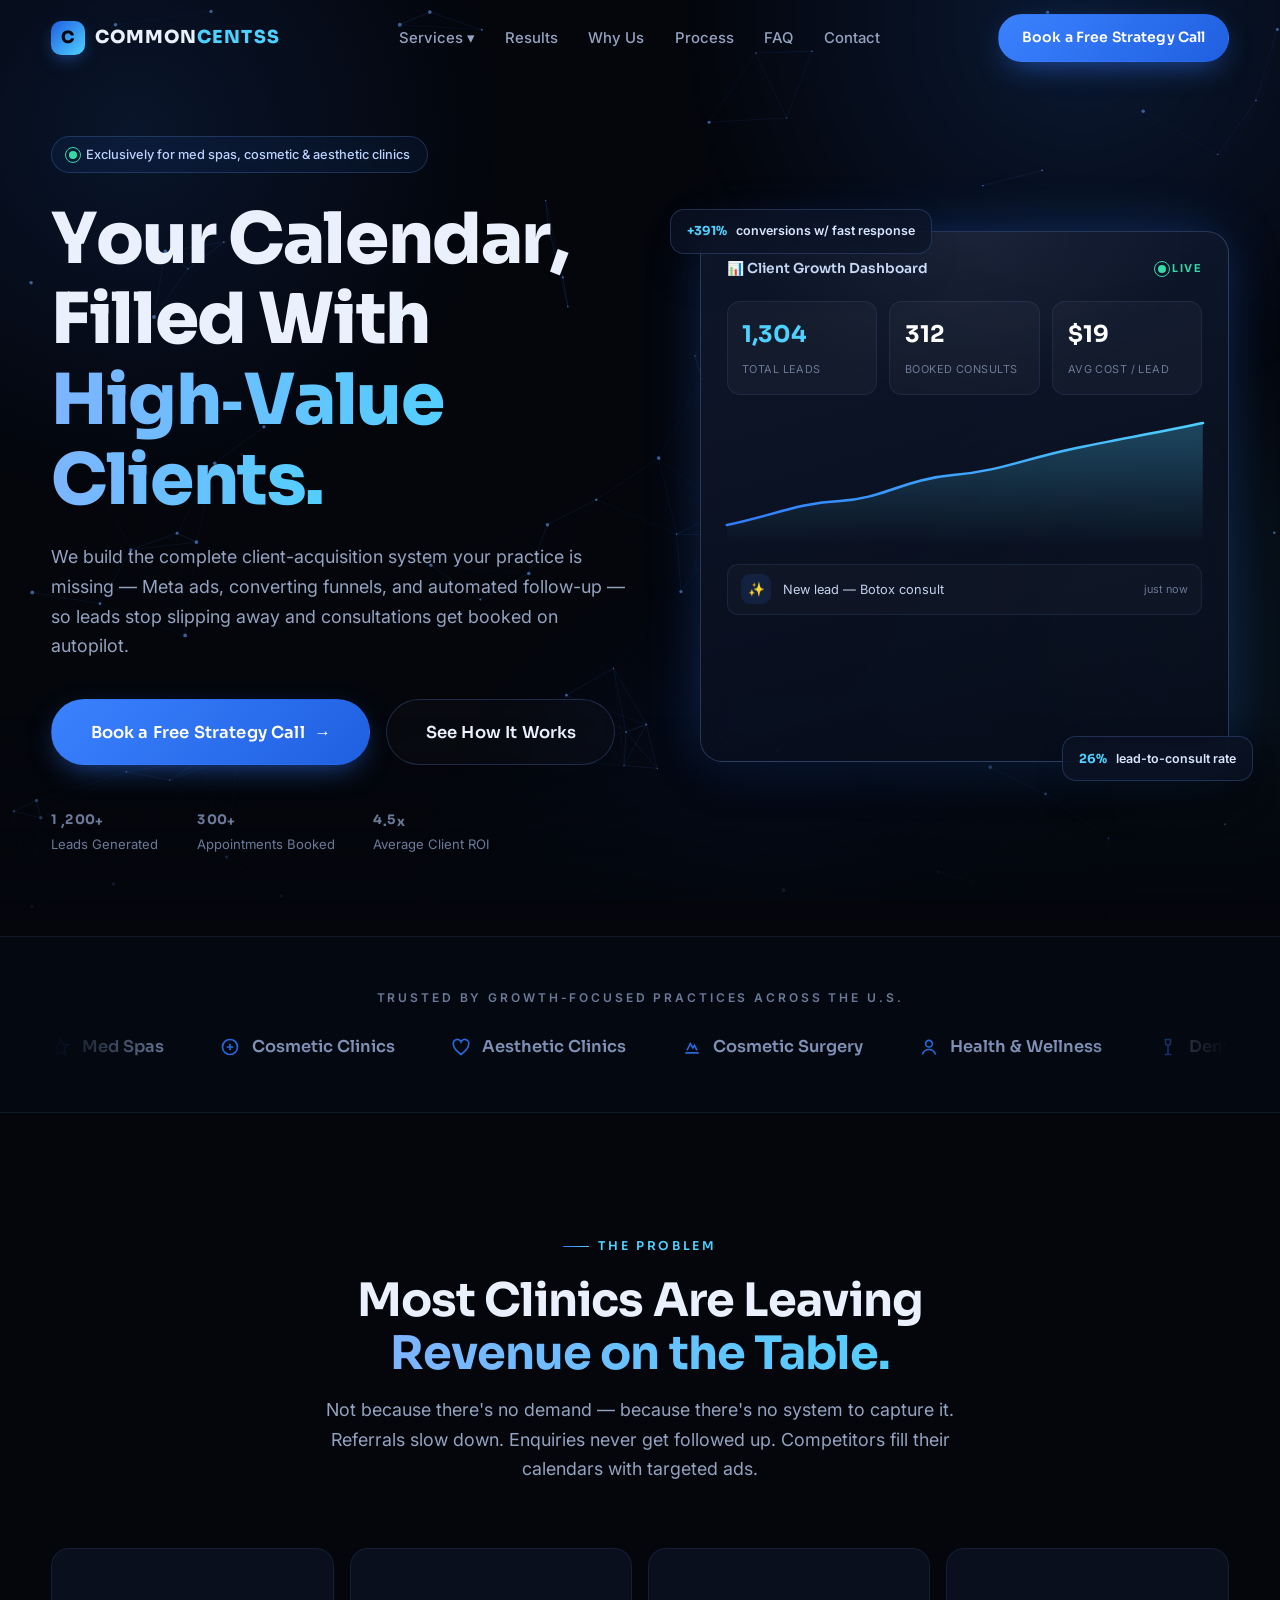
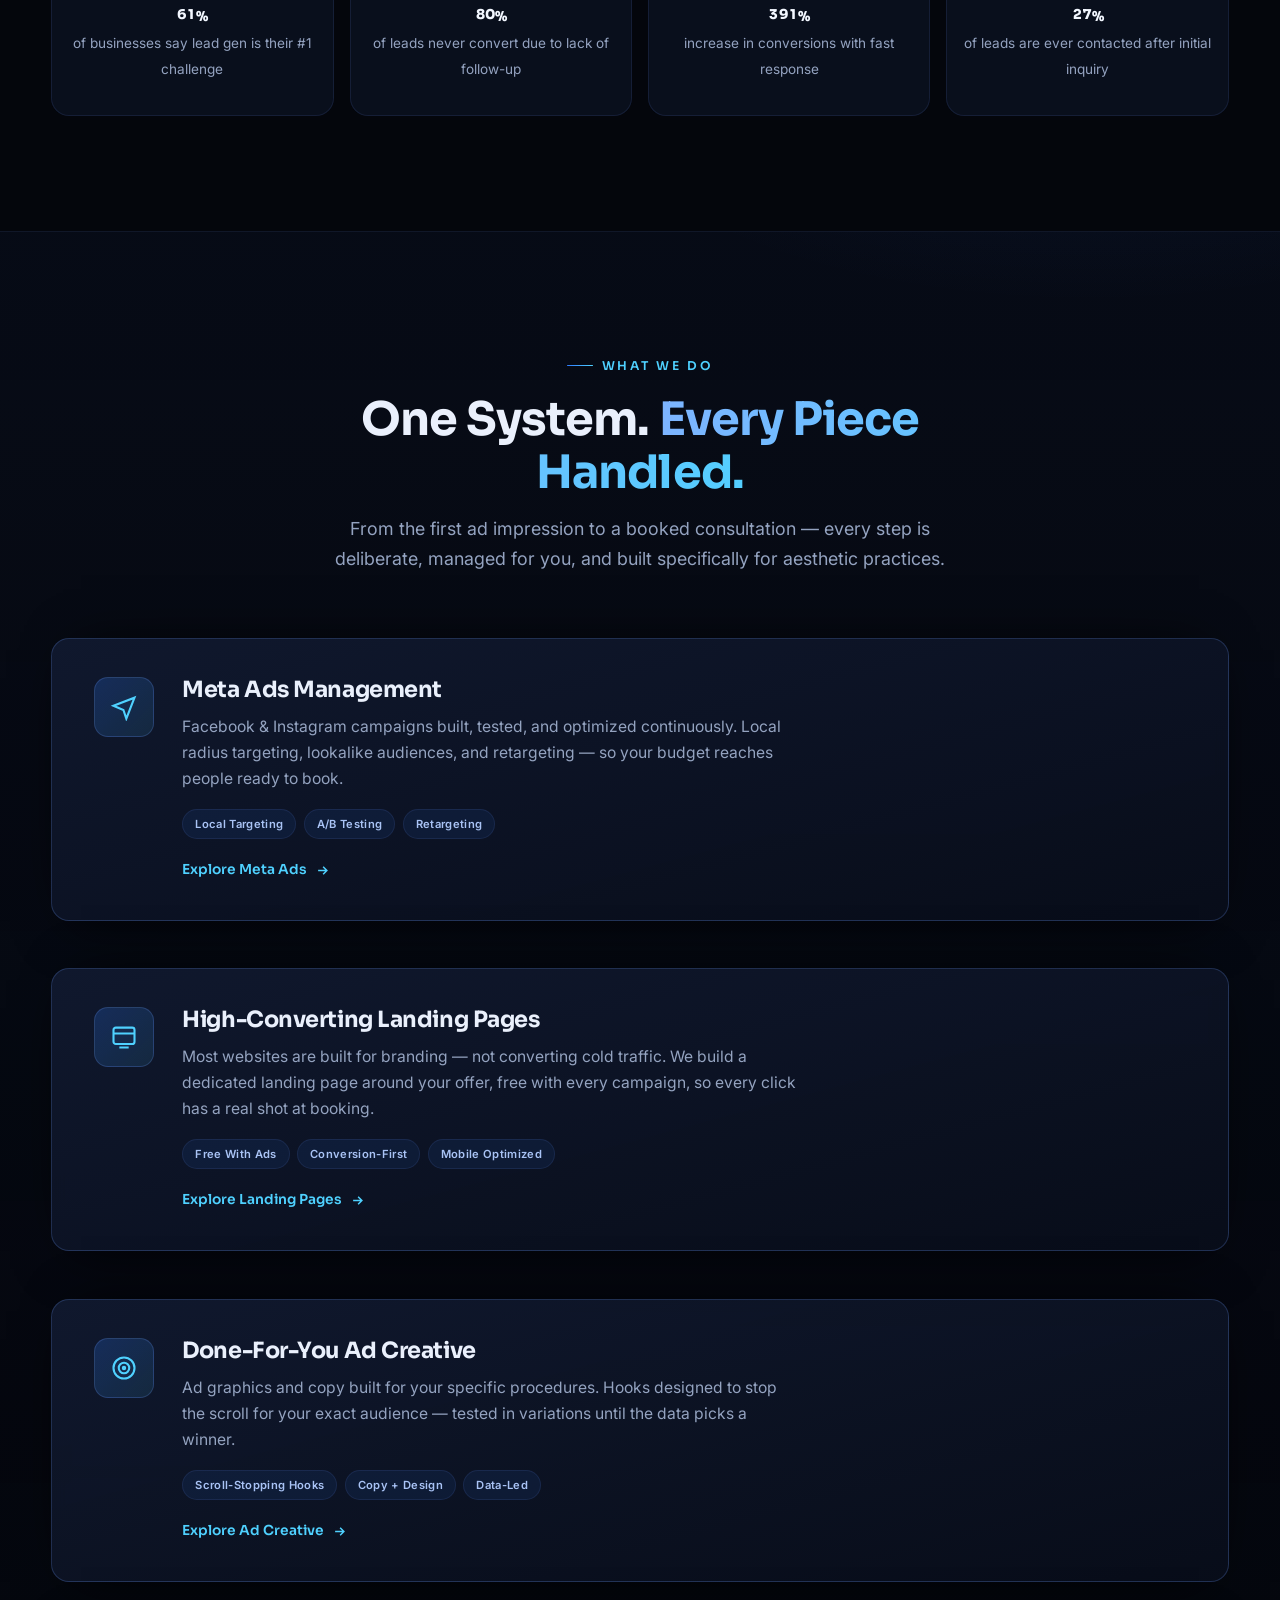
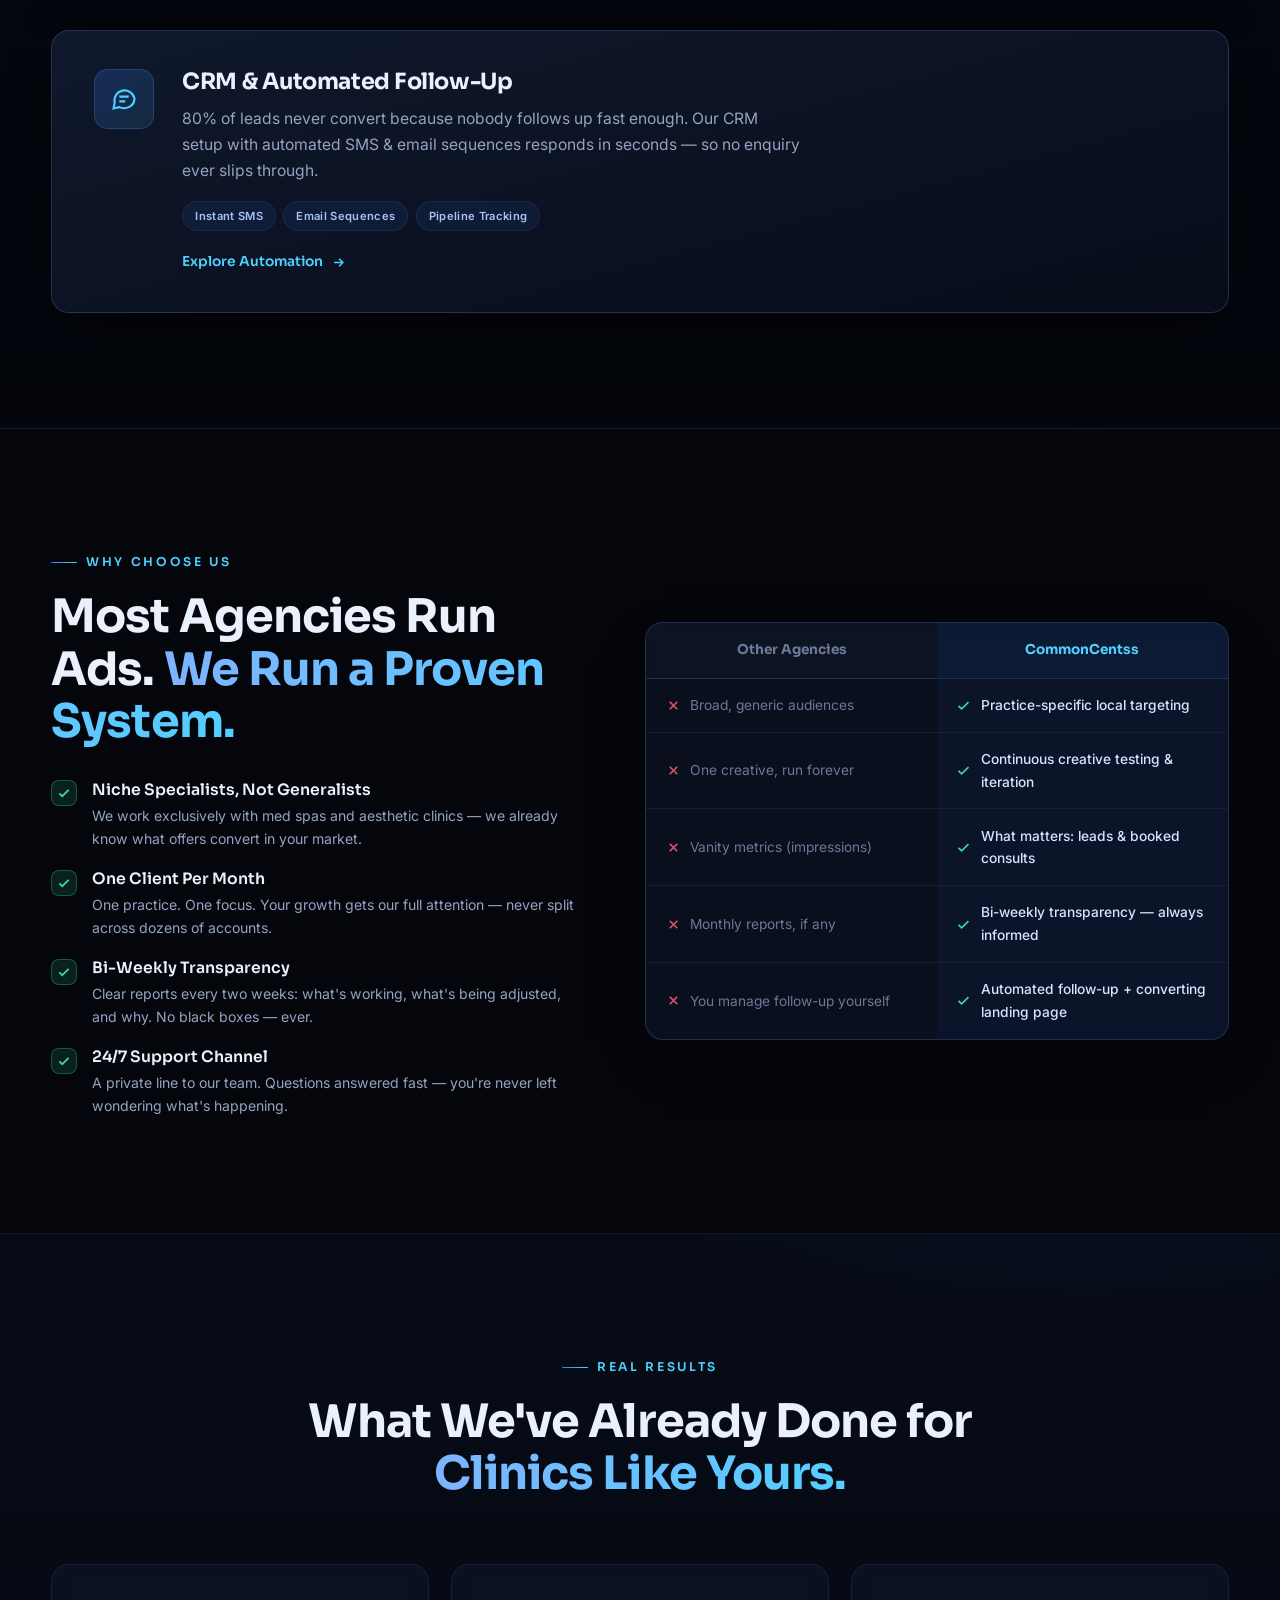
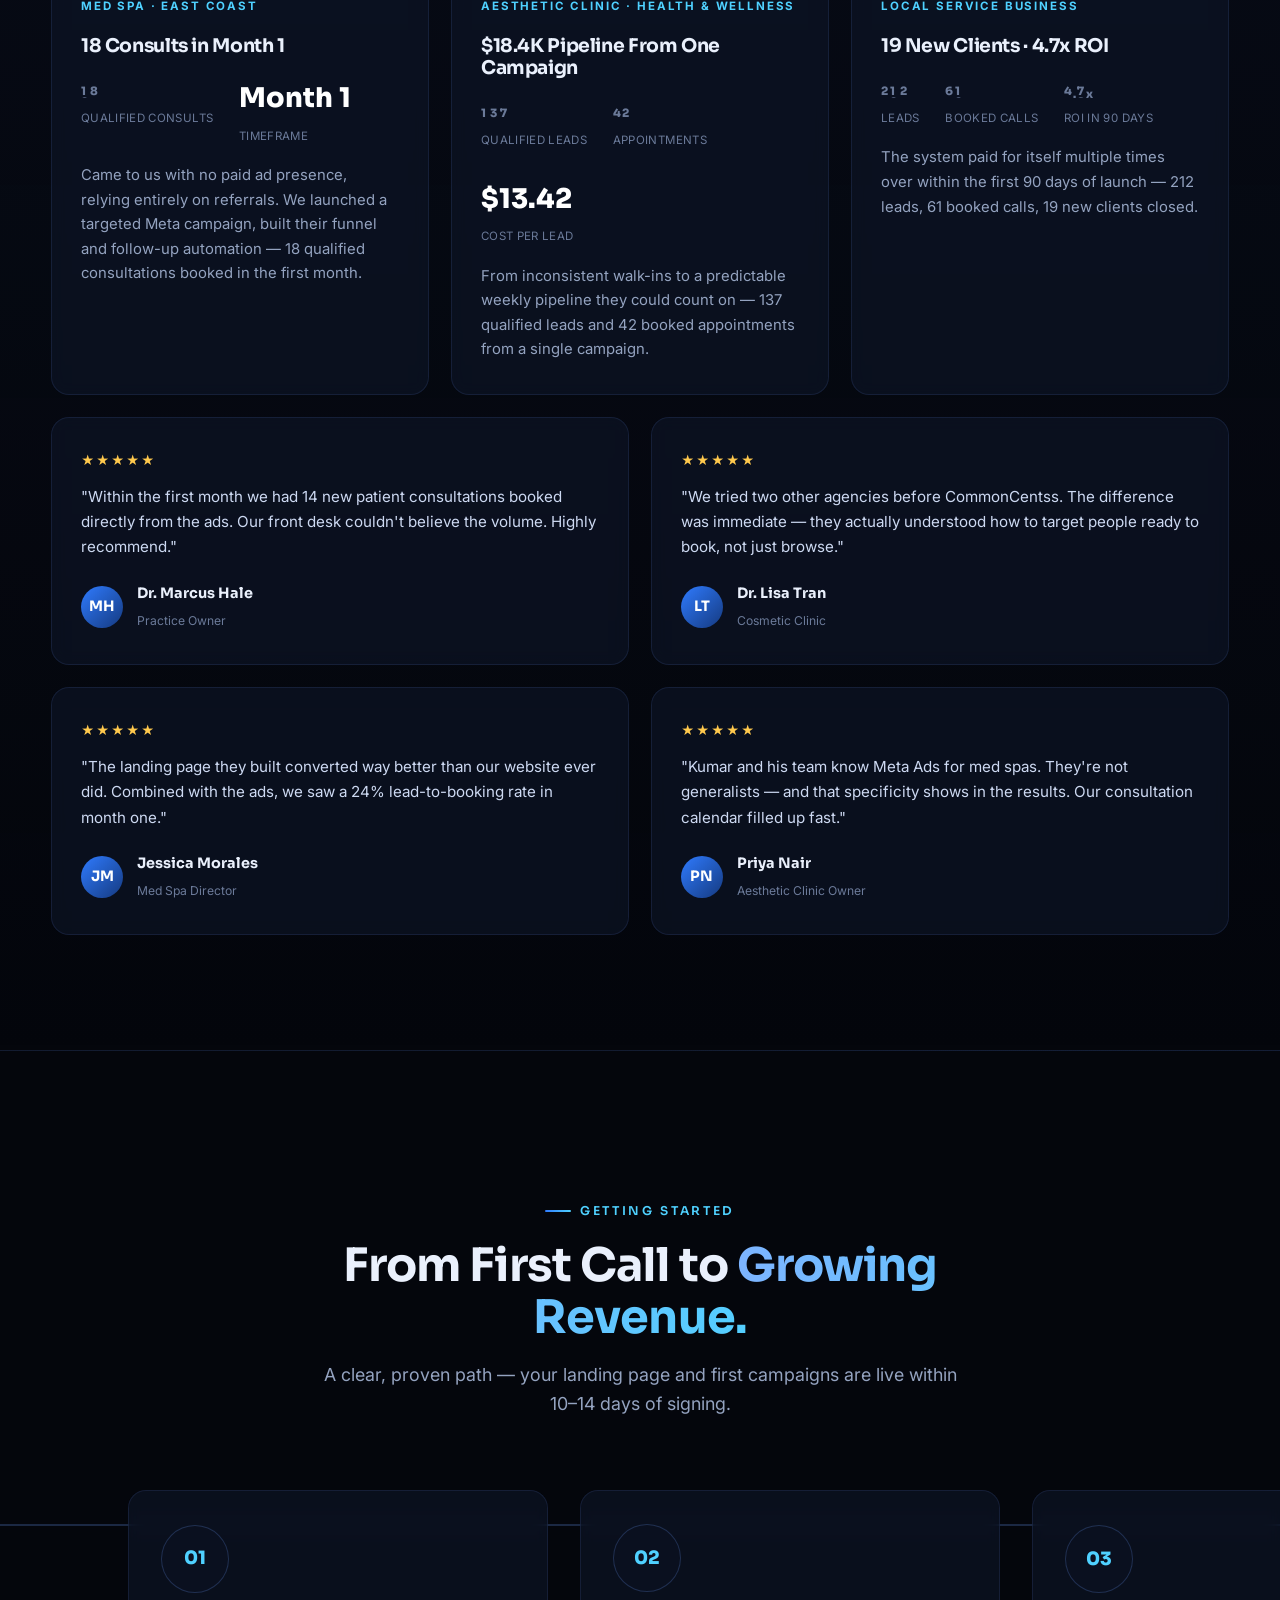
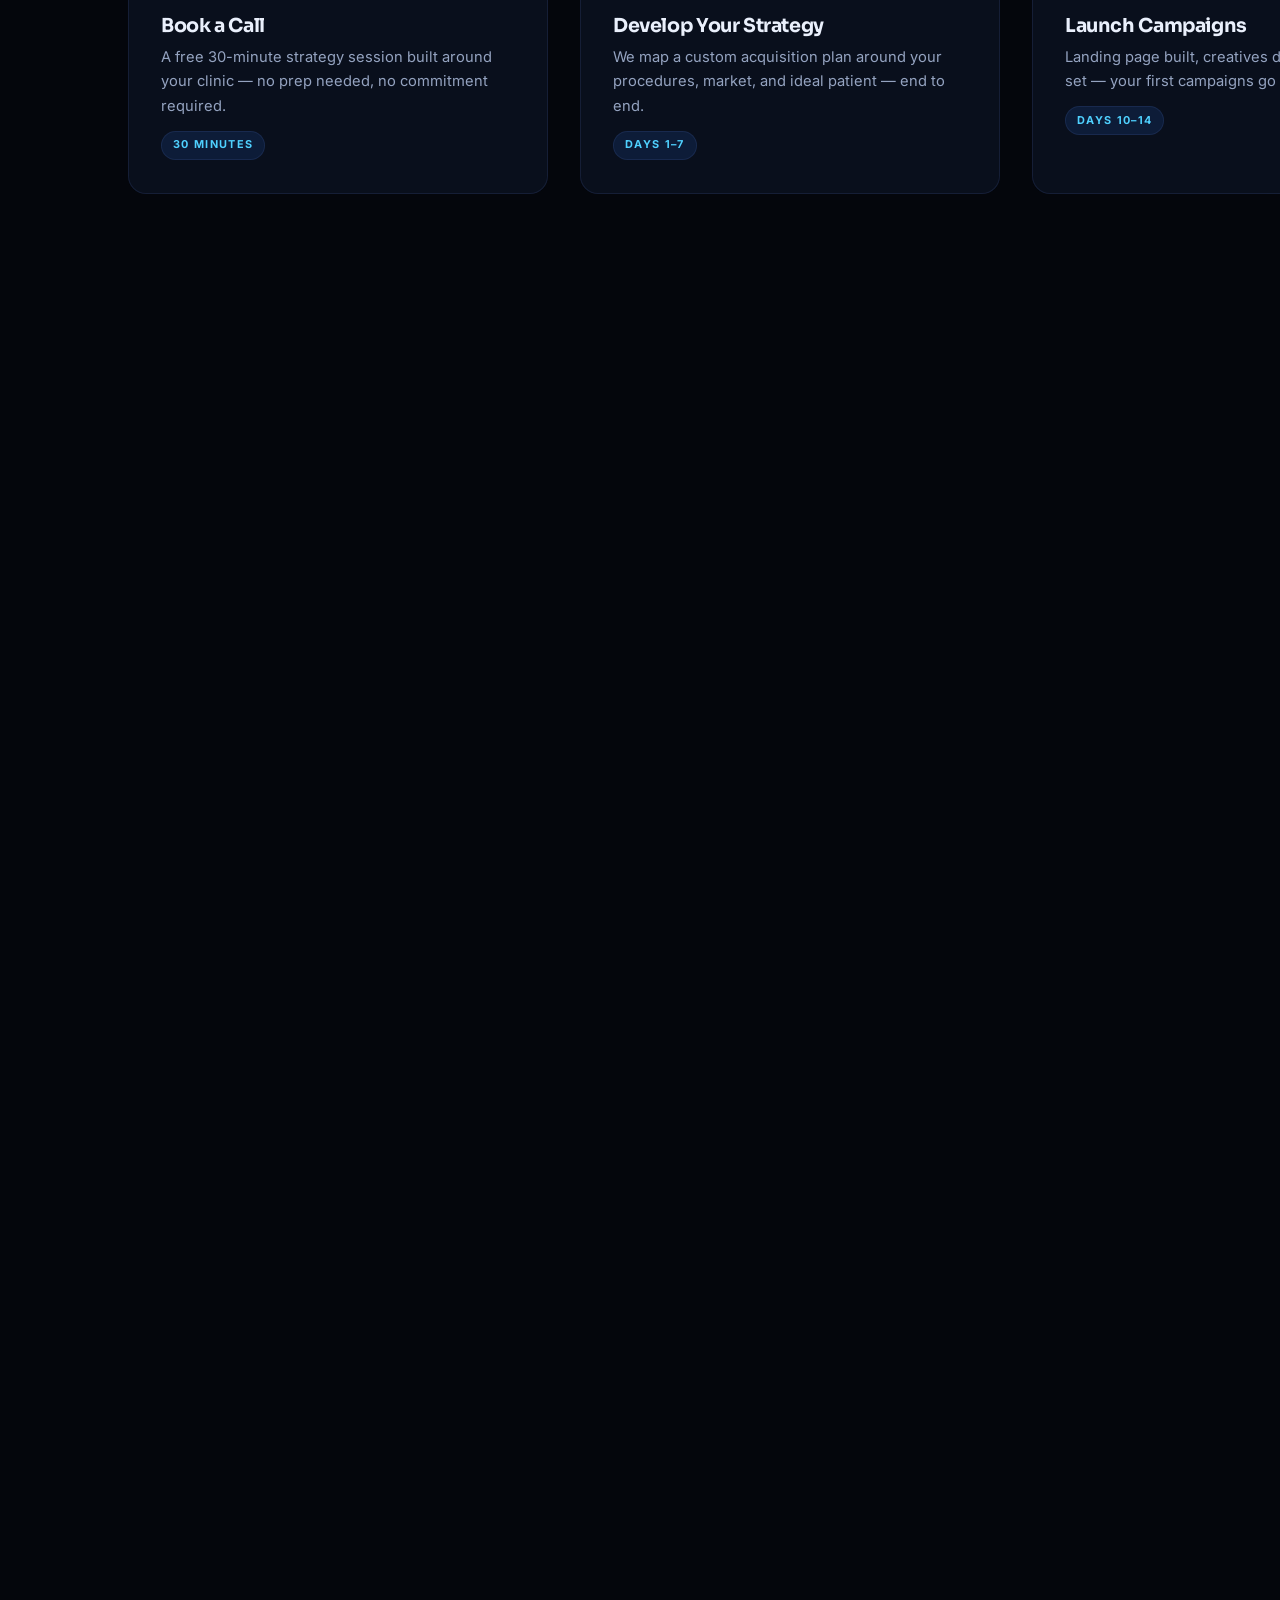
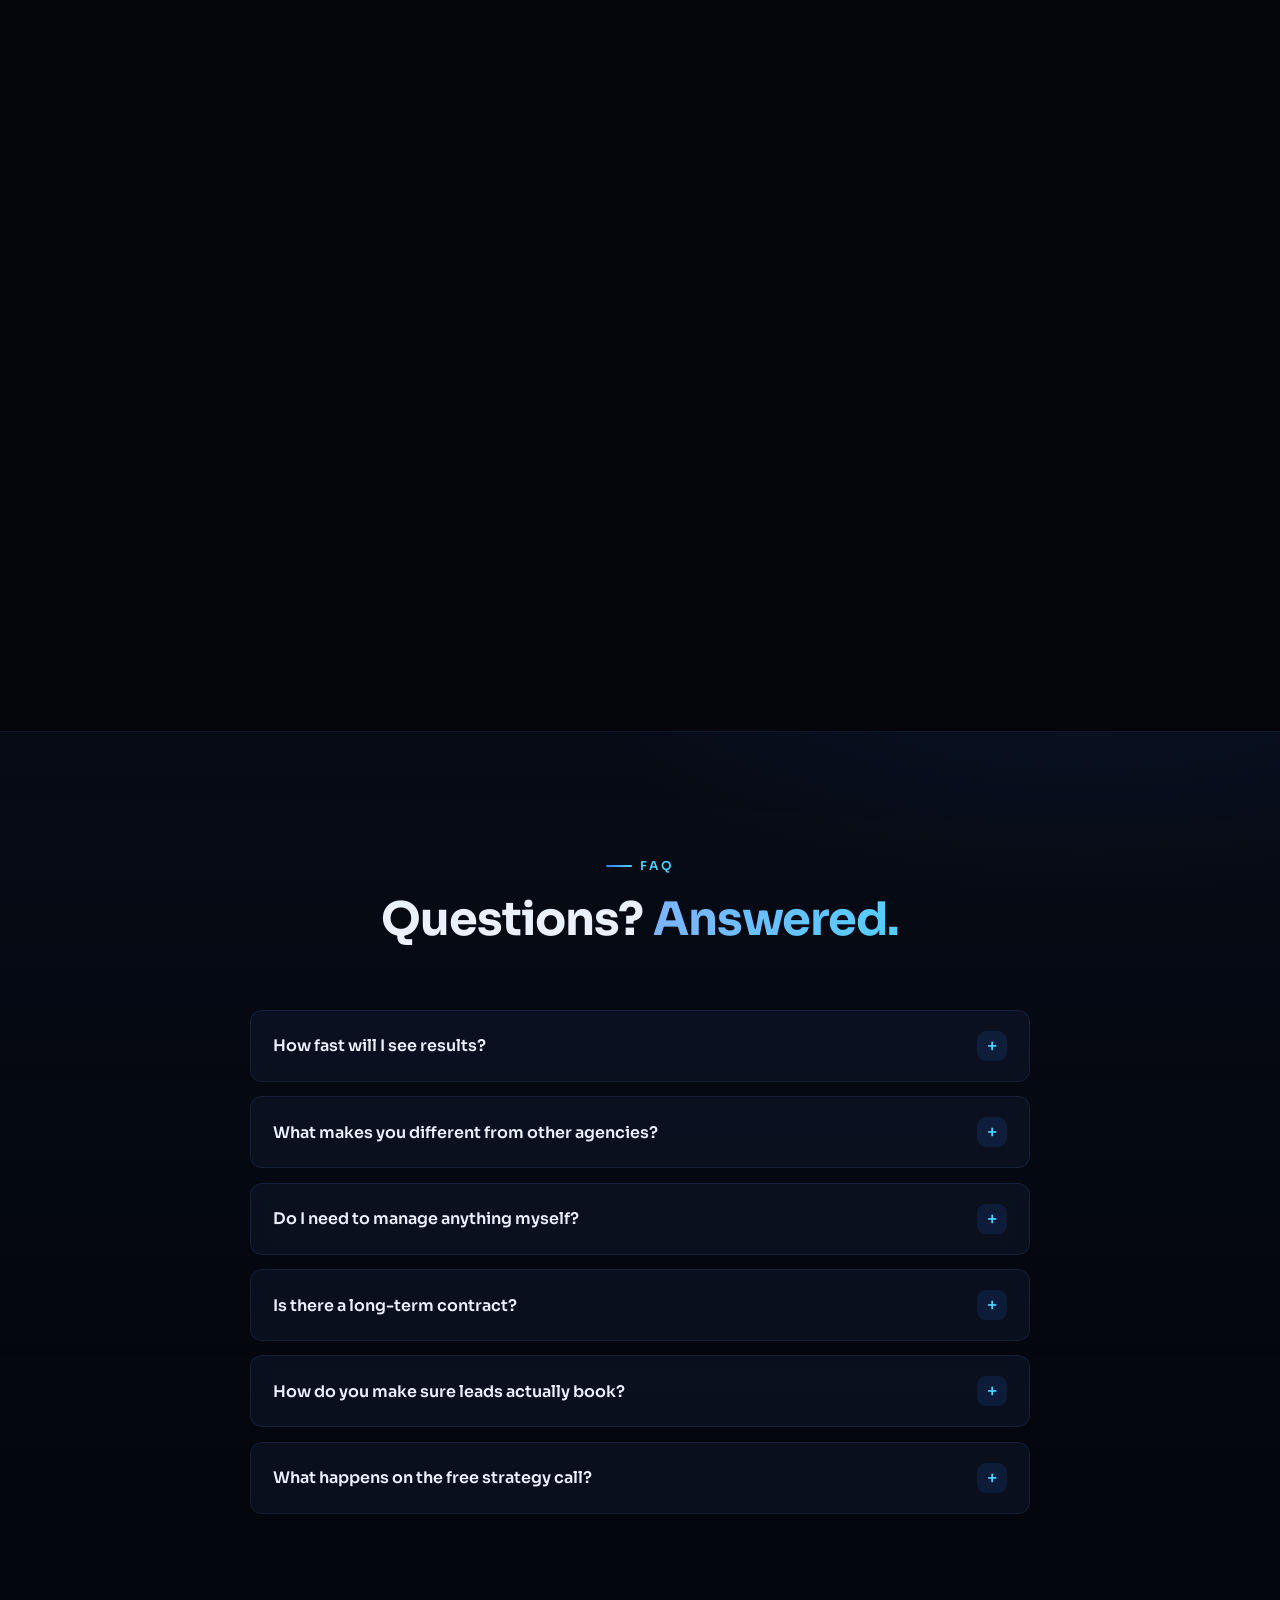
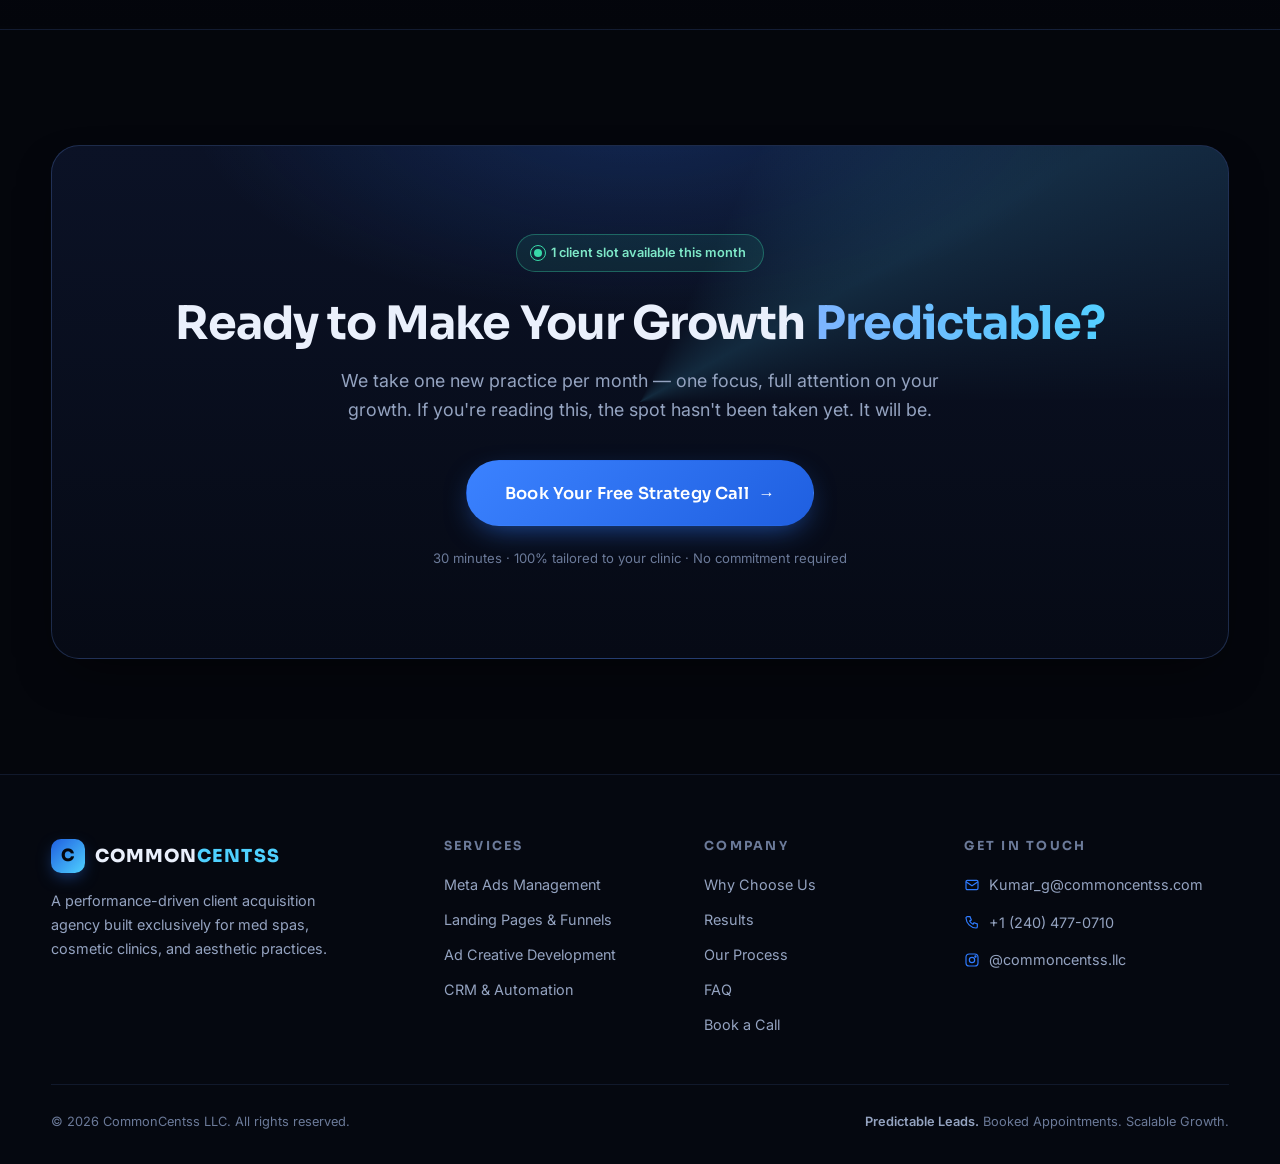
<file: index.html>
<!DOCTYPE html>
<html lang="en">
<head>
  <meta charset="UTF-8" />
  <meta name="viewport" content="width=device-width, initial-scale=1.0" />
  <title>CommonCentss — Meta Ads &amp; Growth Systems for Med Spas, Cosmetic &amp; Aesthetic Clinics</title>
  <meta name="description" content="CommonCentss is a performance-driven client acquisition agency for med spas, cosmetic clinics, and aesthetic practices. Predictable leads. Booked appointments. Scalable growth." />
  <link rel="preconnect" href="https://fonts.googleapis.com" />
  <link rel="preconnect" href="https://fonts.gstatic.com" crossorigin />
  <link href="https://fonts.googleapis.com/css2?family=Inter:wght@400;500;600&family=Sora:wght@600;700;800&display=swap" rel="stylesheet" />
  <link rel="stylesheet" href="css/style.css" />
  <link rel="icon" href="data:image/svg+xml,<svg xmlns='http://www.w3.org/2000/svg' viewBox='0 0 100 100'><rect width='100' height='100' rx='24' fill='%231f5fe0'/><text x='50' y='68' font-size='55' font-family='Arial' font-weight='bold' fill='white' text-anchor='middle'>C</text></svg>" />
  <noscript><style>.reveal{opacity:1 !important;transform:none !important}</style></noscript>
  <script>
    /* Hero entrance preload gate: hide hero pieces before paint (no FOUC),
       but only when motion is allowed. Failsafe force-reveals after 1.5s so
       the hero can never get stuck hidden if the animation script fails. */
    (function () {
      var d = document.documentElement;
      var reduce = window.matchMedia && window.matchMedia("(prefers-reduced-motion: reduce)").matches;
      if (!reduce) {
        d.classList.add("js-preload");
        setTimeout(function () { d.classList.remove("js-preload"); }, 1500);
      }
    })();
  </script>
</head>
<body>

  <div class="scroll-progress" aria-hidden="true"></div>

  <!-- ============ NAV ============ -->
  <header class="nav">
    <div class="container nav-inner">
      <a href="index.html" class="logo" aria-label="CommonCentss home">
        <span class="logo-mark">C</span>
        <span>COMMON<b>CENTSS</b></span>
      </a>
      <nav aria-label="Primary">
        <ul class="nav-links">
          <li class="dropdown">
            <a href="#services">Services ▾</a>
            <div class="dropdown-menu">
              <a href="services/meta-ads.html">Meta Ads Management<small>Facebook &amp; Instagram, fully managed</small></a>
              <a href="services/landing-pages.html">Landing Pages &amp; Funnels<small>Built to convert cold traffic</small></a>
              <a href="services/ad-creative.html">Ad Creative Development<small>Scroll-stopping visuals &amp; copy</small></a>
              <a href="services/crm-automation.html">CRM &amp; Follow-Up Automation<small>No lead left behind</small></a>
            </div>
          </li>
          <li><a href="#results">Results</a></li>
          <li><a href="#why-us">Why Us</a></li>
          <li><a href="#process">Process</a></li>
          <li><a href="#faq">FAQ</a></li>
          <li><a href="contact.html">Contact</a></li>
        </ul>
      </nav>
      <div class="nav-cta">
        <a href="contact.html" class="btn btn-primary">Book a Free Strategy Call</a>
      </div>
      <button class="nav-toggle" aria-label="Menu" aria-expanded="false">
        <span></span><span></span><span></span>
      </button>
    </div>
  </header>

  <main>

    <!-- ============ HERO ============ -->
    <section class="hero band-deep">
      <canvas id="hero-canvas" aria-hidden="true"></canvas>
      <div class="hero-glow" aria-hidden="true" data-plx="0.18"></div>
      <div class="container hero-grid">
        <div>
          <div class="hero-badge" data-hero="eyebrow">
            <span class="pulse-dot"></span>
            Exclusively for med spas, cosmetic &amp; aesthetic clinics
          </div>
          <h1 class="display" data-hero="headline" aria-label="Your Calendar, Filled With High-Value Clients.">
            Your Calendar, Filled With <span class="grad-text">High&#8209;Value Clients.</span>
          </h1>
          <p class="lead" data-hero="subhead">
            We build the complete client-acquisition system your practice is missing — Meta ads,
            converting funnels, and automated follow-up — so leads stop slipping away and
            consultations get booked on autopilot.
          </p>
          <div class="hero-ctas" data-hero="ctas">
            <a href="contact.html" class="btn btn-primary btn-lg">Book a Free Strategy Call <span class="btn-arrow">→</span></a>
            <a href="#services" class="btn btn-ghost btn-lg">See How It Works</a>
          </div>
          <div class="hero-mini-stats" data-hero="ministats">
            <div><strong data-count="1200" data-suffix="+">1,200+</strong><span>Leads Generated</span></div>
            <div><strong data-count="300" data-suffix="+">300+</strong><span>Appointments Booked</span></div>
            <div><strong data-count="4.5" data-decimals="1" data-suffix="x">4.5x</strong><span>Average Client ROI</span></div>
          </div>
        </div>

        <!-- Interactive live dashboard -->
        <div class="hero-visual" data-hero="visual">
          <div class="float-chip chip-tl" data-hero="chip"><b>+391%</b> conversions w/ fast response</div>
          <div class="float-chip chip-br" data-hero="chip"><b>26%</b> lead-to-consult rate</div>
          <div class="dash-card" data-tilt="7" data-hero="panel">
            <div class="dash-head">
              <span class="dash-title">📊 Client Growth Dashboard</span>
              <span class="dash-live"><span class="pulse-dot"></span>LIVE</span>
            </div>
            <div class="dash-metrics">
              <div class="dash-metric accent"><b id="dash-leads" data-base="1303" data-hero-count="1303">1,303</b><span>TOTAL LEADS</span></div>
              <div class="dash-metric"><b data-hero-count="312">312</b><span>BOOKED CONSULTS</span></div>
              <div class="dash-metric"><b data-hero-count="19" data-hero-prefix="$">$19</b><span>AVG COST / LEAD</span></div>
            </div>
            <div class="dash-chart" aria-hidden="true">
              <svg viewBox="0 0 400 130" preserveAspectRatio="none">
                <defs>
                  <linearGradient id="chartGrad" x1="0" y1="0" x2="1" y2="0">
                    <stop offset="0%" stop-color="#2f7bff" />
                    <stop offset="100%" stop-color="#4fd1ff" />
                  </linearGradient>
                  <linearGradient id="chartFill" x1="0" y1="0" x2="0" y2="1">
                    <stop offset="0%" stop-color="rgba(79,209,255,0.28)" />
                    <stop offset="100%" stop-color="rgba(79,209,255,0)" />
                  </linearGradient>
                </defs>
                <path class="chart-fill" d="M0,110 C40,100 60,88 95,86 C130,84 150,64 190,60 C230,56 250,44 290,34 C330,24 360,18 400,8 L400,130 L0,130 Z" />
                <path class="chart-line" d="M0,110 C40,100 60,88 95,86 C130,84 150,64 190,60 C230,56 250,44 290,34 C330,24 360,18 400,8" />
              </svg>
            </div>
            <div class="dash-feed" id="lead-feed" aria-label="Live lead activity"></div>
          </div>
        </div>
      </div>
    </section>

    <!-- ============ TRUST STRIP ============ -->
    <section class="trust" aria-label="Who we serve">
      <div class="container">
        <p class="trust-label">Trusted by growth-focused practices across the U.S.</p>
        <div class="marquee">
          <div class="marquee-track">
            <!-- set duplicated for seamless loop -->
            <span class="marquee-item"><svg viewBox="0 0 24 24" fill="none" stroke="currentColor" stroke-width="2"><path d="M12 2l2.4 6.9L21 9l-5 4.6L17.5 21 12 17.3 6.5 21 8 13.6 3 9l6.6-.1z"/></svg>Med Spas</span>
            <span class="marquee-item"><svg viewBox="0 0 24 24" fill="none" stroke="currentColor" stroke-width="2"><circle cx="12" cy="12" r="9"/><path d="M8 12h8M12 8v8"/></svg>Cosmetic Clinics</span>
            <span class="marquee-item"><svg viewBox="0 0 24 24" fill="none" stroke="currentColor" stroke-width="2"><path d="M12 21C7 17 3 13.5 3 9.5A4.5 4.5 0 0 1 12 6a4.5 4.5 0 0 1 9 3.5c0 4-4 7.5-9 11.5z"/></svg>Aesthetic Clinics</span>
            <span class="marquee-item"><svg viewBox="0 0 24 24" fill="none" stroke="currentColor" stroke-width="2"><path d="M4 19h16M6 16l4-8 3 5 2-3 3 6"/></svg>Cosmetic Surgery</span>
            <span class="marquee-item"><svg viewBox="0 0 24 24" fill="none" stroke="currentColor" stroke-width="2"><circle cx="12" cy="8" r="4"/><path d="M4 21c1.5-4 5-6 8-6s6.5 2 8 6"/></svg>Health &amp; Wellness</span>
            <span class="marquee-item"><svg viewBox="0 0 24 24" fill="none" stroke="currentColor" stroke-width="2"><path d="M9 3h6v4a3 3 0 0 1-6 0zM12 10v11M8 21h8"/></svg>Dental &amp; Smile Studios</span>
            <span class="marquee-item"><svg viewBox="0 0 24 24" fill="none" stroke="currentColor" stroke-width="2"><path d="M12 2l2.4 6.9L21 9l-5 4.6L17.5 21 12 17.3 6.5 21 8 13.6 3 9l6.6-.1z"/></svg>Med Spas</span>
            <span class="marquee-item"><svg viewBox="0 0 24 24" fill="none" stroke="currentColor" stroke-width="2"><circle cx="12" cy="12" r="9"/><path d="M8 12h8M12 8v8"/></svg>Cosmetic Clinics</span>
            <span class="marquee-item"><svg viewBox="0 0 24 24" fill="none" stroke="currentColor" stroke-width="2"><path d="M12 21C7 17 3 13.5 3 9.5A4.5 4.5 0 0 1 12 6a4.5 4.5 0 0 1 9 3.5c0 4-4 7.5-9 11.5z"/></svg>Aesthetic Clinics</span>
            <span class="marquee-item"><svg viewBox="0 0 24 24" fill="none" stroke="currentColor" stroke-width="2"><path d="M4 19h16M6 16l4-8 3 5 2-3 3 6"/></svg>Cosmetic Surgery</span>
            <span class="marquee-item"><svg viewBox="0 0 24 24" fill="none" stroke="currentColor" stroke-width="2"><circle cx="12" cy="8" r="4"/><path d="M4 21c1.5-4 5-6 8-6s6.5 2 8 6"/></svg>Health &amp; Wellness</span>
            <span class="marquee-item"><svg viewBox="0 0 24 24" fill="none" stroke="currentColor" stroke-width="2"><path d="M9 3h6v4a3 3 0 0 1-6 0zM12 10v11M8 21h8"/></svg>Dental &amp; Smile Studios</span>
          </div>
        </div>
      </div>
    </section>

    <!-- ============ PROBLEM / INDUSTRY DATA ============ -->
    <section class="band-deep">
      <div class="container">
        <div class="section-head center reveal">
          <span class="eyebrow">The Problem</span>
          <h2 class="h2">Most Clinics Are Leaving <span class="grad-text">Revenue on the Table.</span></h2>
          <p class="lead">Not because there's no demand — because there's no system to capture it. Referrals slow down. Enquiries never get followed up. Competitors fill their calendars with targeted ads.</p>
        </div>
        <div class="stats-band">
          <div class="stat-cell reveal"><b data-count="61" data-suffix="%">0</b><span>of businesses say lead gen is their #1 challenge</span></div>
          <div class="stat-cell reveal" style="--rd:.08s"><b data-count="80" data-suffix="%">0</b><span>of leads never convert due to lack of follow-up</span></div>
          <div class="stat-cell reveal" style="--rd:.16s"><b data-count="391" data-suffix="%">0</b><span>increase in conversions with fast response</span></div>
          <div class="stat-cell reveal" style="--rd:.24s"><b data-count="27" data-suffix="%">0</b><span>of leads are ever contacted after initial inquiry</span></div>
        </div>
      </div>
    </section>

    <!-- ============ SERVICES ============ -->
    <section id="services" class="band-raise">
      <div class="container">
        <div class="section-head center reveal">
          <span class="eyebrow">What We Do</span>
          <h2 class="h2">One System. <span class="grad-text">Every Piece Handled.</span></h2>
          <p class="lead">From the first ad impression to a booked consultation — every step is deliberate, managed for you, and built specifically for aesthetic practices.</p>
        </div>
        <div class="stack-wrap">
          <a href="services/meta-ads.html" class="card stack-card reveal">
            <div class="card-ico"><svg viewBox="0 0 24 24" fill="none" stroke="currentColor" stroke-width="1.8"><path d="M3 11l18-7-7 18-2.5-7.5z"/></svg></div>
            <h3>Meta Ads Management</h3>
            <p>Facebook &amp; Instagram campaigns built, tested, and optimized continuously. Local radius targeting, lookalike audiences, and retargeting — so your budget reaches people ready to book.</p>
            <div class="service-tags"><span class="tag">Local Targeting</span><span class="tag">A/B Testing</span><span class="tag">Retargeting</span></div>
            <span class="card-link">Explore Meta Ads <svg viewBox="0 0 24 24" fill="none" stroke="currentColor" stroke-width="2.4"><path d="M5 12h14M13 6l6 6-6 6"/></svg></span>
          </a>
          <a href="services/landing-pages.html" class="card stack-card reveal">
            <div class="card-ico"><svg viewBox="0 0 24 24" fill="none" stroke="currentColor" stroke-width="1.8"><rect x="3" y="4" width="18" height="14" rx="2"/><path d="M3 9h18M8 21h8"/></svg></div>
            <h3>High-Converting Landing Pages</h3>
            <p>Most websites are built for branding — not converting cold traffic. We build a dedicated landing page around your offer, free with every campaign, so every click has a real shot at booking.</p>
            <div class="service-tags"><span class="tag">Free With Ads</span><span class="tag">Conversion-First</span><span class="tag">Mobile Optimized</span></div>
            <span class="card-link">Explore Landing Pages <svg viewBox="0 0 24 24" fill="none" stroke="currentColor" stroke-width="2.4"><path d="M5 12h14M13 6l6 6-6 6"/></svg></span>
          </a>
          <a href="services/ad-creative.html" class="card stack-card reveal">
            <div class="card-ico"><svg viewBox="0 0 24 24" fill="none" stroke="currentColor" stroke-width="1.8"><circle cx="12" cy="12" r="9"/><circle cx="12" cy="12" r="4.5"/><circle cx="12" cy="12" r="1"/></svg></div>
            <h3>Done-For-You Ad Creative</h3>
            <p>Ad graphics and copy built for your specific procedures. Hooks designed to stop the scroll for your exact audience — tested in variations until the data picks a winner.</p>
            <div class="service-tags"><span class="tag">Scroll-Stopping Hooks</span><span class="tag">Copy + Design</span><span class="tag">Data-Led</span></div>
            <span class="card-link">Explore Ad Creative <svg viewBox="0 0 24 24" fill="none" stroke="currentColor" stroke-width="2.4"><path d="M5 12h14M13 6l6 6-6 6"/></svg></span>
          </a>
          <a href="services/crm-automation.html" class="card stack-card reveal">
            <div class="card-ico"><svg viewBox="0 0 24 24" fill="none" stroke="currentColor" stroke-width="1.8"><path d="M21 11.5a8.4 8.4 0 0 1-9 8.4 8.6 8.6 0 0 1-3.9-.9L3 20l1-4.9A8.4 8.4 0 1 1 21 11.5z"/><path d="M8 10h8M8 14h5"/></svg></div>
            <h3>CRM &amp; Automated Follow-Up</h3>
            <p>80% of leads never convert because nobody follows up fast enough. Our CRM setup with automated SMS &amp; email sequences responds in seconds — so no enquiry ever slips through.</p>
            <div class="service-tags"><span class="tag">Instant SMS</span><span class="tag">Email Sequences</span><span class="tag">Pipeline Tracking</span></div>
            <span class="card-link">Explore Automation <svg viewBox="0 0 24 24" fill="none" stroke="currentColor" stroke-width="2.4"><path d="M5 12h14M13 6l6 6-6 6"/></svg></span>
          </a>
        </div>
      </div>
    </section>

    <!-- ============ WHY CHOOSE US ============ -->
    <section id="why-us" class="band-deep">
      <div class="container why-grid">
        <div class="reveal reveal-left">
          <span class="eyebrow">Why Choose Us</span>
          <h2 class="h2">Most Agencies Run Ads. <span class="grad-text">We Run a Proven System.</span></h2>
          <ul class="check-list">
            <li>
              <span class="check"><svg viewBox="0 0 24 24" fill="none" stroke="currentColor" stroke-width="3"><path d="M4 12.5l5 5L20 6.5"/></svg></span>
              <div><b>Niche Specialists, Not Generalists</b><p>We work exclusively with med spas and aesthetic clinics — we already know what offers convert in your market.</p></div>
            </li>
            <li>
              <span class="check"><svg viewBox="0 0 24 24" fill="none" stroke="currentColor" stroke-width="3"><path d="M4 12.5l5 5L20 6.5"/></svg></span>
              <div><b>One Client Per Month</b><p>One practice. One focus. Your growth gets our full attention — never split across dozens of accounts.</p></div>
            </li>
            <li>
              <span class="check"><svg viewBox="0 0 24 24" fill="none" stroke="currentColor" stroke-width="3"><path d="M4 12.5l5 5L20 6.5"/></svg></span>
              <div><b>Bi-Weekly Transparency</b><p>Clear reports every two weeks: what's working, what's being adjusted, and why. No black boxes — ever.</p></div>
            </li>
            <li>
              <span class="check"><svg viewBox="0 0 24 24" fill="none" stroke="currentColor" stroke-width="3"><path d="M4 12.5l5 5L20 6.5"/></svg></span>
              <div><b>24/7 Support Channel</b><p>A private line to our team. Questions answered fast — you're never left wondering what's happening.</p></div>
            </li>
          </ul>
        </div>
        <div class="reveal reveal-right">
          <div class="versus">
            <div class="versus-head">
              <div class="vh-them">Other Agencies</div>
              <div class="vh-us">CommonCentss</div>
            </div>
            <div class="versus-row">
              <div class="v-them"><svg viewBox="0 0 24 24" fill="none" stroke="currentColor" stroke-width="2.6"><path d="M6 6l12 12M18 6L6 18"/></svg>Broad, generic audiences</div>
              <div class="v-us"><svg viewBox="0 0 24 24" fill="none" stroke="currentColor" stroke-width="2.6"><path d="M4 12.5l5 5L20 6.5"/></svg>Practice-specific local targeting</div>
            </div>
            <div class="versus-row">
              <div class="v-them"><svg viewBox="0 0 24 24" fill="none" stroke="currentColor" stroke-width="2.6"><path d="M6 6l12 12M18 6L6 18"/></svg>One creative, run forever</div>
              <div class="v-us"><svg viewBox="0 0 24 24" fill="none" stroke="currentColor" stroke-width="2.6"><path d="M4 12.5l5 5L20 6.5"/></svg>Continuous creative testing &amp; iteration</div>
            </div>
            <div class="versus-row">
              <div class="v-them"><svg viewBox="0 0 24 24" fill="none" stroke="currentColor" stroke-width="2.6"><path d="M6 6l12 12M18 6L6 18"/></svg>Vanity metrics (impressions)</div>
              <div class="v-us"><svg viewBox="0 0 24 24" fill="none" stroke="currentColor" stroke-width="2.6"><path d="M4 12.5l5 5L20 6.5"/></svg>What matters: leads &amp; booked consults</div>
            </div>
            <div class="versus-row">
              <div class="v-them"><svg viewBox="0 0 24 24" fill="none" stroke="currentColor" stroke-width="2.6"><path d="M6 6l12 12M18 6L6 18"/></svg>Monthly reports, if any</div>
              <div class="v-us"><svg viewBox="0 0 24 24" fill="none" stroke="currentColor" stroke-width="2.6"><path d="M4 12.5l5 5L20 6.5"/></svg>Bi-weekly transparency — always informed</div>
            </div>
            <div class="versus-row">
              <div class="v-them"><svg viewBox="0 0 24 24" fill="none" stroke="currentColor" stroke-width="2.6"><path d="M6 6l12 12M18 6L6 18"/></svg>You manage follow-up yourself</div>
              <div class="v-us"><svg viewBox="0 0 24 24" fill="none" stroke="currentColor" stroke-width="2.6"><path d="M4 12.5l5 5L20 6.5"/></svg>Automated follow-up + converting landing page</div>
            </div>
          </div>
        </div>
      </div>
    </section>

    <!-- ============ RESULTS ============ -->
    <section id="results" class="band-raise">
      <div class="container">
        <div class="section-head center reveal">
          <span class="eyebrow">Real Results</span>
          <h2 class="h2">What We've Already Done for <span class="grad-text">Clinics Like Yours.</span></h2>
        </div>
        <div class="grid-3">
          <div class="card result-card reveal">
            <div class="result-top"><span class="result-kind">Med Spa · East Coast</span></div>
            <h3>18 Consults in Month 1</h3>
            <div class="result-nums">
              <div><b data-count="18">0</b><span>QUALIFIED CONSULTS</span></div>
              <div><b>Month 1</b><span>TIMEFRAME</span></div>
            </div>
            <p>Came to us with no paid ad presence, relying entirely on referrals. We launched a targeted Meta campaign, built their funnel and follow-up automation — 18 qualified consultations booked in the first month.</p>
          </div>
          <div class="card result-card reveal" style="--rd:.08s">
            <div class="result-top"><span class="result-kind">Aesthetic Clinic · Health &amp; Wellness</span></div>
            <h3>$18.4K Pipeline From One Campaign</h3>
            <div class="result-nums">
              <div><b data-count="137">0</b><span>QUALIFIED LEADS</span></div>
              <div><b data-count="42">0</b><span>APPOINTMENTS</span></div>
              <div><b>$13.42</b><span>COST PER LEAD</span></div>
            </div>
            <p>From inconsistent walk-ins to a predictable weekly pipeline they could count on — 137 qualified leads and 42 booked appointments from a single campaign.</p>
          </div>
          <div class="card result-card reveal" style="--rd:.16s">
            <div class="result-top"><span class="result-kind">Local Service Business</span></div>
            <h3>19 New Clients · 4.7x ROI</h3>
            <div class="result-nums">
              <div><b data-count="212">0</b><span>LEADS</span></div>
              <div><b data-count="61">0</b><span>BOOKED CALLS</span></div>
              <div><b data-count="4.7" data-decimals="1" data-suffix="x">0</b><span>ROI IN 90 DAYS</span></div>
            </div>
            <p>The system paid for itself multiple times over within the first 90 days of launch — 212 leads, 61 booked calls, 19 new clients closed.</p>
          </div>
        </div>

        <div class="grid-2" style="margin-top:1.4rem">
          <div class="card quote-card reveal">
            <div class="stars">★★★★★</div>
            <blockquote>"Within the first month we had 14 new patient consultations booked directly from the ads. Our front desk couldn't believe the volume. Highly recommend."</blockquote>
            <div class="quote-who"><span class="avatar">MH</span><div><b>Dr. Marcus Hale</b><span>Practice Owner</span></div></div>
          </div>
          <div class="card quote-card reveal" style="--rd:.08s">
            <div class="stars">★★★★★</div>
            <blockquote>"We tried two other agencies before CommonCentss. The difference was immediate — they actually understood how to target people ready to book, not just browse."</blockquote>
            <div class="quote-who"><span class="avatar">LT</span><div><b>Dr. Lisa Tran</b><span>Cosmetic Clinic</span></div></div>
          </div>
          <div class="card quote-card reveal" style="--rd:.12s">
            <div class="stars">★★★★★</div>
            <blockquote>"The landing page they built converted way better than our website ever did. Combined with the ads, we saw a 24% lead-to-booking rate in month one."</blockquote>
            <div class="quote-who"><span class="avatar">JM</span><div><b>Jessica Morales</b><span>Med Spa Director</span></div></div>
          </div>
          <div class="card quote-card reveal" style="--rd:.16s">
            <div class="stars">★★★★★</div>
            <blockquote>"Kumar and his team know Meta Ads for med spas. They're not generalists — and that specificity shows in the results. Our consultation calendar filled up fast."</blockquote>
            <div class="quote-who"><span class="avatar">PN</span><div><b>Priya Nair</b><span>Aesthetic Clinic Owner</span></div></div>
          </div>
        </div>
      </div>
    </section>

    <!-- ============ PROCESS ============ -->
    <section id="process" class="band-deep process">
      <div class="hscroll">
        <div class="hscroll-sticky">
          <div class="container">
            <div class="section-head center reveal">
              <span class="eyebrow">Getting Started</span>
              <h2 class="h2">From First Call to <span class="grad-text">Growing Revenue.</span></h2>
              <p class="lead">A clear, proven path — your landing page and first campaigns are live within 10–14 days of signing.</p>
            </div>
          </div>
          <div class="hscroll-track">
            <div class="process-line-h" aria-hidden="true"><span class="process-line-fill"></span></div>
            <div class="step reveal">
              <div class="step-dot">01</div>
              <h3>Book a Call</h3>
              <p>A free 30-minute strategy session built around your clinic — no prep needed, no commitment required.</p>
              <span class="step-eta">30 minutes</span>
            </div>
            <div class="step reveal" style="--rd:.1s">
              <div class="step-dot">02</div>
              <h3>Develop Your Strategy</h3>
              <p>We map a custom acquisition plan around your procedures, market, and ideal patient — end to end.</p>
              <span class="step-eta">Days 1–7</span>
            </div>
            <div class="step reveal" style="--rd:.2s">
              <div class="step-dot">03</div>
              <h3>Launch Campaigns</h3>
              <p>Landing page built, creatives developed, targeting set — your first campaigns go live in 10–14 days.</p>
              <span class="step-eta">Days 10–14</span>
            </div>
            <div class="step reveal" style="--rd:.3s">
              <div class="step-dot">04</div>
              <h3>Optimize &amp; Grow Revenue</h3>
              <p>Underperformers cut fast, winners scaled. Lead flow stabilizes into predictable, growing revenue.</p>
              <span class="step-eta">Ongoing</span>
            </div>
          </div>
        </div>
      </div>
    </section>

    <!-- ============ FAQ ============ -->
    <section id="faq" class="band-raise">
      <div class="container">
        <div class="section-head center reveal">
          <span class="eyebrow">FAQ</span>
          <h2 class="h2">Questions? <span class="grad-text">Answered.</span></h2>
        </div>
        <div class="faq-list reveal">
          <div class="faq-item">
            <button class="faq-q" aria-expanded="false">How fast will I see results?<span class="faq-x">+</span></button>
            <div class="faq-a"><p>Your landing page and first campaigns are live within 10–14 days of signing. Most clients see their first qualified leads within days of launch — our east coast med spa client booked 18 consultations in their very first month.</p></div>
          </div>
          <div class="faq-item">
            <button class="faq-q" aria-expanded="false">What makes you different from other agencies?<span class="faq-x">+</span></button>
            <div class="faq-a"><p>We only work with med spas, cosmetic clinics, and aesthetic practices — and we only take one new client per month. That means practice-specific targeting, continuous creative testing, a free converting landing page, and bi-weekly transparent reporting, instead of generic audiences and vanity metrics.</p></div>
          </div>
          <div class="faq-item">
            <button class="faq-q" aria-expanded="false">Do I need to manage anything myself?<span class="faq-x">+</span></button>
            <div class="faq-a"><p>No. Everything is managed for you — campaign strategy, ad creative, targeting, landing page, and automated lead follow-up. You focus on delivering great treatments; we keep the calendar full.</p></div>
          </div>
          <div class="faq-item">
            <button class="faq-q" aria-expanded="false">Is there a long-term contract?<span class="faq-x">+</span></button>
            <div class="faq-a"><p>We ask for a 60-day minimum — enough time to gather data, optimize, and scale winners. After that, it's month-to-month. We keep clients with results, not contracts.</p></div>
          </div>
          <div class="faq-item">
            <button class="faq-q" aria-expanded="false">How do you make sure leads actually book?<span class="faq-x">+</span></button>
            <div class="faq-a"><p>Speed and system. 391% more leads convert when contacted quickly, so we pair every campaign with automated SMS and email follow-up plus a dedicated landing page built to convert — no enquiry is left waiting.</p></div>
          </div>
          <div class="faq-item">
            <button class="faq-q" aria-expanded="false">What happens on the free strategy call?<span class="faq-x">+</span></button>
            <div class="faq-a"><p>In 30 minutes we learn about your practice, identify exactly where leads are slipping through, and map a custom growth plan for your market. You walk away with clarity whether we work together or not — no commitment required.</p></div>
          </div>
        </div>
      </div>
    </section>

    <!-- ============ FINAL CTA ============ -->
    <section class="cta-final band-deep">
      <div class="container">
        <div class="cta-panel reveal">
          <span class="slot-badge"><span class="pulse-dot"></span>1 client slot available this month</span>
          <h2 class="h2">Ready to Make Your Growth <span class="grad-text">Predictable?</span></h2>
          <p class="lead">We take one new practice per month — one focus, full attention on your growth. If you're reading this, the spot hasn't been taken yet. It will be.</p>
          <a href="contact.html" class="btn btn-primary btn-lg">Book Your Free Strategy Call <span class="btn-arrow">→</span></a>
          <p class="cta-sub">30 minutes · 100% tailored to your clinic · No commitment required</p>
        </div>
      </div>
    </section>

  </main>

  <!-- ============ FOOTER ============ -->
  <footer>
    <div class="container">
      <div class="footer-grid">
        <div class="footer-brand">
          <a href="index.html" class="logo"><span class="logo-mark">C</span><span>COMMON<b>CENTSS</b></span></a>
          <p>A performance-driven client acquisition agency built exclusively for med spas, cosmetic clinics, and aesthetic practices.</p>
        </div>
        <div class="footer-col">
          <h4>Services</h4>
          <ul>
            <li><a href="services/meta-ads.html">Meta Ads Management</a></li>
            <li><a href="services/landing-pages.html">Landing Pages &amp; Funnels</a></li>
            <li><a href="services/ad-creative.html">Ad Creative Development</a></li>
            <li><a href="services/crm-automation.html">CRM &amp; Automation</a></li>
          </ul>
        </div>
        <div class="footer-col">
          <h4>Company</h4>
          <ul>
            <li><a href="index.html#why-us">Why Choose Us</a></li>
            <li><a href="index.html#results">Results</a></li>
            <li><a href="index.html#process">Our Process</a></li>
            <li><a href="index.html#faq">FAQ</a></li>
            <li><a href="contact.html">Book a Call</a></li>
          </ul>
        </div>
        <div class="footer-col">
          <h4>Get in Touch</h4>
          <ul>
            <li><a href="mailto:Kumar_g@commoncentss.com"><svg viewBox="0 0 24 24" fill="none" stroke="currentColor" stroke-width="1.8"><rect x="3" y="5" width="18" height="14" rx="2"/><path d="M3 7l9 6 9-6"/></svg>Kumar_g@commoncentss.com</a></li>
            <li><a href="tel:+12404770710"><svg viewBox="0 0 24 24" fill="none" stroke="currentColor" stroke-width="1.8"><path d="M5 4h4l2 5-2.5 1.5a11 11 0 0 0 5 5L15 13l5 2v4a2 2 0 0 1-2 2A16 16 0 0 1 3 6a2 2 0 0 1 2-2z"/></svg>+1 (240) 477-0710</a></li>
            <li><a href="https://www.instagram.com/commoncentss.llc" target="_blank" rel="noopener"><svg viewBox="0 0 24 24" fill="none" stroke="currentColor" stroke-width="1.8"><rect x="3" y="3" width="18" height="18" rx="5"/><circle cx="12" cy="12" r="4"/><circle cx="17.2" cy="6.8" r="0.9" fill="currentColor"/></svg>@commoncentss.llc</a></li>
          </ul>
        </div>
      </div>
      <div class="footer-bottom">
        <span>© <span id="year">2026</span> CommonCentss LLC. All rights reserved.</span>
        <span class="footer-tagline"><b>Predictable Leads.</b> Booked Appointments. Scalable Growth.</span>
      </div>
    </div>
  </footer>

  <button class="to-top" aria-label="Back to top"><svg viewBox="0 0 24 24" fill="none" stroke="currentColor" stroke-width="2.4"><path d="M12 19V5M5 12l7-7 7 7"/></svg></button>

  <script src="js/hero-intro.js"></script>
  <script src="js/main.js"></script>
</body>
</html>
</file>
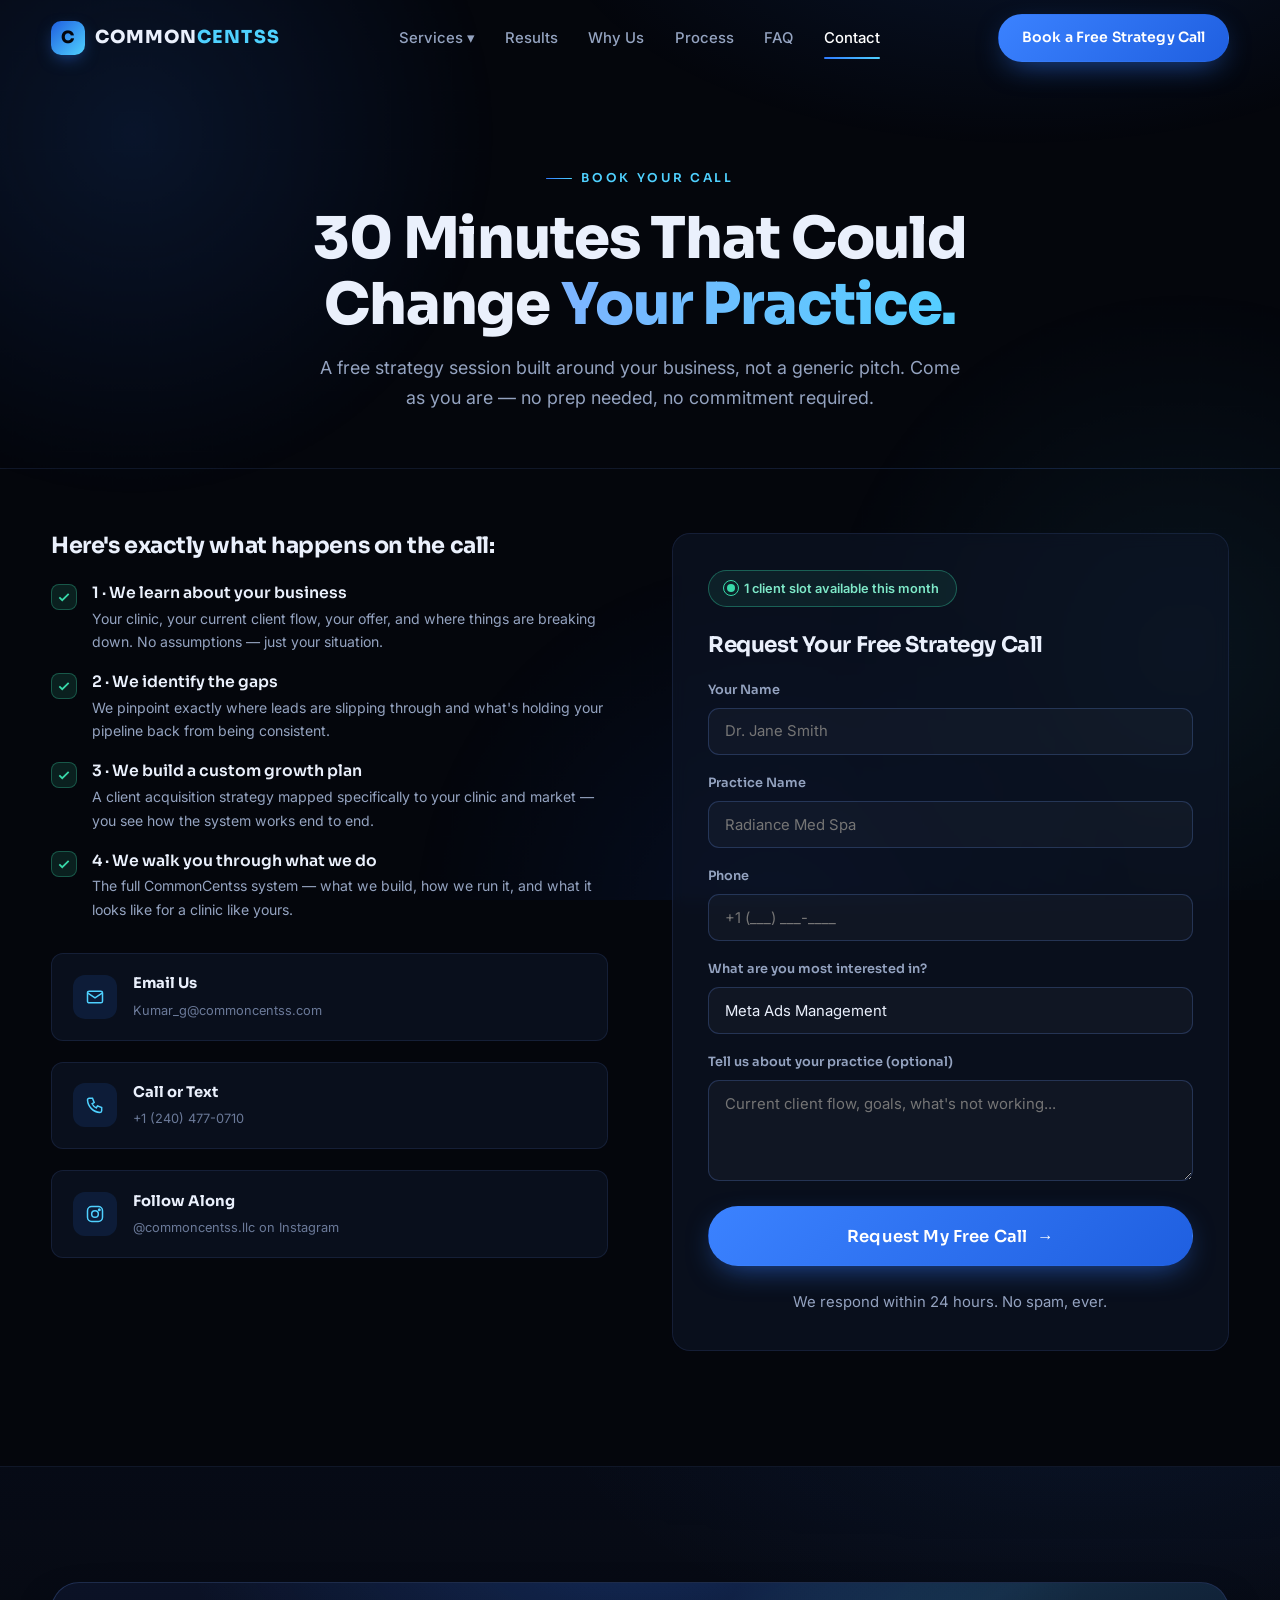
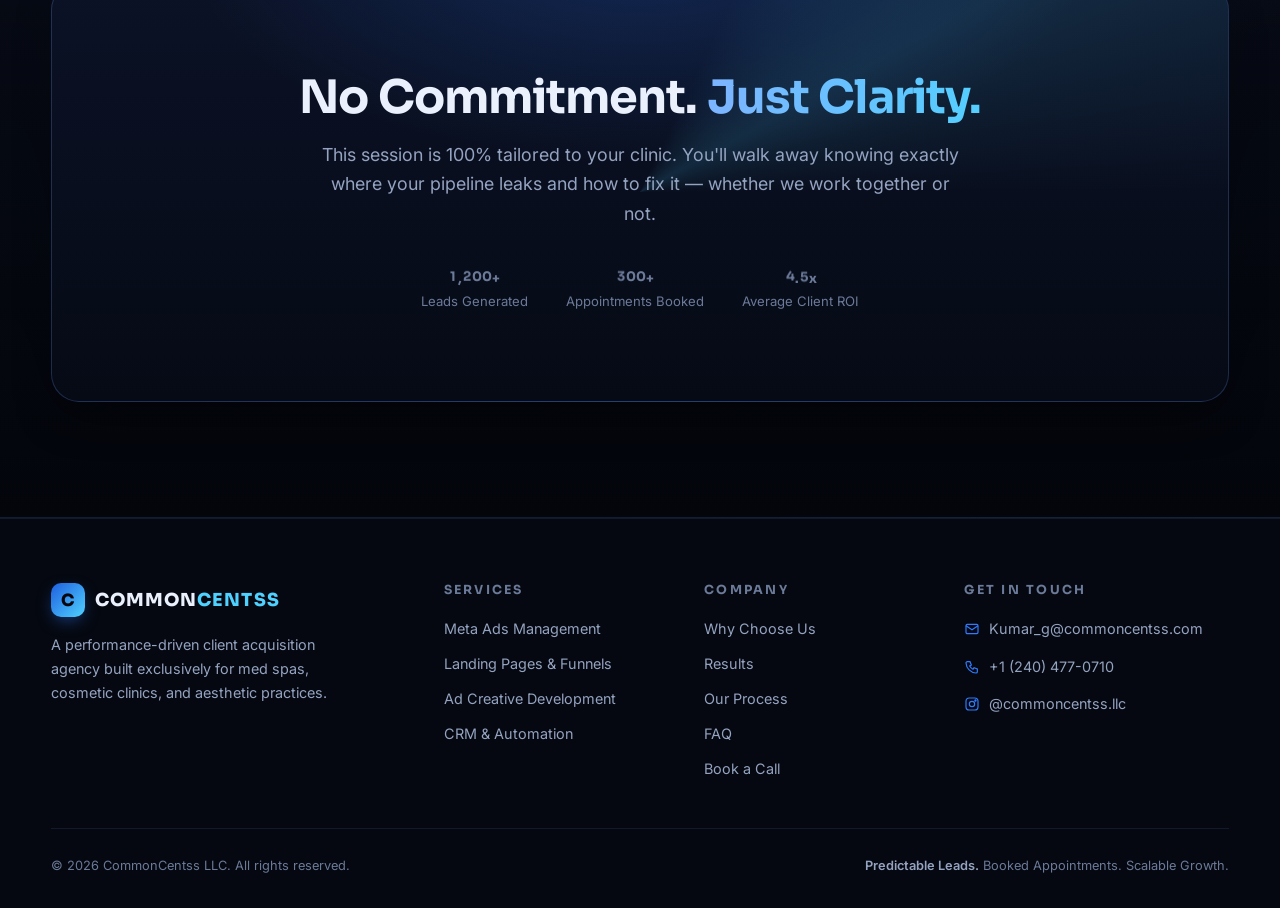
<file: contact.html>
<!DOCTYPE html>
<html lang="en">
<head>
  <meta charset="UTF-8" />
  <meta name="viewport" content="width=device-width, initial-scale=1.0" />
  <title>Book a Free Strategy Call — CommonCentss</title>
  <meta name="description" content="Book a free 30-minute strategy call with CommonCentss. 100% tailored to your med spa, cosmetic clinic, or aesthetic practice — no commitment required." />
  <link rel="preconnect" href="https://fonts.googleapis.com" />
  <link rel="preconnect" href="https://fonts.gstatic.com" crossorigin />
  <link href="https://fonts.googleapis.com/css2?family=Inter:wght@400;500;600&family=Sora:wght@600;700;800&display=swap" rel="stylesheet" />
  <link rel="stylesheet" href="css/style.css" />
  <link rel="icon" href="data:image/svg+xml,<svg xmlns='http://www.w3.org/2000/svg' viewBox='0 0 100 100'><rect width='100' height='100' rx='24' fill='%231f5fe0'/><text x='50' y='68' font-size='55' font-family='Arial' font-weight='bold' fill='white' text-anchor='middle'>C</text></svg>" />
  <noscript><style>.reveal{opacity:1 !important;transform:none !important}</style></noscript>
</head>
<body>

  <div class="scroll-progress" aria-hidden="true"></div>

  <header class="nav">
    <div class="container nav-inner">
      <a href="index.html" class="logo" aria-label="CommonCentss home">
        <span class="logo-mark">C</span>
        <span>COMMON<b>CENTSS</b></span>
      </a>
      <nav aria-label="Primary">
        <ul class="nav-links">
          <li class="dropdown">
            <a href="index.html#services">Services ▾</a>
            <div class="dropdown-menu">
              <a href="services/meta-ads.html">Meta Ads Management<small>Facebook &amp; Instagram, fully managed</small></a>
              <a href="services/landing-pages.html">Landing Pages &amp; Funnels<small>Built to convert cold traffic</small></a>
              <a href="services/ad-creative.html">Ad Creative Development<small>Scroll-stopping visuals &amp; copy</small></a>
              <a href="services/crm-automation.html">CRM &amp; Follow-Up Automation<small>No lead left behind</small></a>
            </div>
          </li>
          <li><a href="index.html#results">Results</a></li>
          <li><a href="index.html#why-us">Why Us</a></li>
          <li><a href="index.html#process">Process</a></li>
          <li><a href="index.html#faq">FAQ</a></li>
          <li><a href="contact.html" class="active">Contact</a></li>
        </ul>
      </nav>
      <div class="nav-cta">
        <a href="#book" class="btn btn-primary">Book a Free Strategy Call</a>
      </div>
      <button class="nav-toggle" aria-label="Menu" aria-expanded="false">
        <span></span><span></span><span></span>
      </button>
    </div>
  </header>

  <main>

    <!-- PAGE HERO -->
    <section class="page-hero" style="padding-bottom:3.5rem">
      <div class="container">
        <div class="section-head center reveal" style="margin-bottom:0">
          <span class="eyebrow" style="justify-content:center">Book Your Call</span>
          <h1 class="display" style="font-size:clamp(2.2rem,4.6vw,3.6rem)">30 Minutes That Could Change <span class="grad-text">Your Practice.</span></h1>
          <p class="lead">A free strategy session built around your business, not a generic pitch. Come as you are — no prep needed, no commitment required.</p>
        </div>
      </div>
    </section>

    <!-- CONTACT GRID -->
    <section id="book" class="band-deep" style="padding-top:4rem">
      <div class="container contact-grid">

        <div class="reveal reveal-left">
          <h2 class="h3" style="font-size:1.4rem;margin-bottom:.6rem">Here's exactly what happens on the call:</h2>
          <ul class="check-list" style="margin-top:1.4rem">
            <li>
              <span class="check"><svg viewBox="0 0 24 24" fill="none" stroke="currentColor" stroke-width="3"><path d="M4 12.5l5 5L20 6.5"/></svg></span>
              <div><b>1 · We learn about your business</b><p>Your clinic, your current client flow, your offer, and where things are breaking down. No assumptions — just your situation.</p></div>
            </li>
            <li>
              <span class="check"><svg viewBox="0 0 24 24" fill="none" stroke="currentColor" stroke-width="3"><path d="M4 12.5l5 5L20 6.5"/></svg></span>
              <div><b>2 · We identify the gaps</b><p>We pinpoint exactly where leads are slipping through and what's holding your pipeline back from being consistent.</p></div>
            </li>
            <li>
              <span class="check"><svg viewBox="0 0 24 24" fill="none" stroke="currentColor" stroke-width="3"><path d="M4 12.5l5 5L20 6.5"/></svg></span>
              <div><b>3 · We build a custom growth plan</b><p>A client acquisition strategy mapped specifically to your clinic and market — you see how the system works end to end.</p></div>
            </li>
            <li>
              <span class="check"><svg viewBox="0 0 24 24" fill="none" stroke="currentColor" stroke-width="3"><path d="M4 12.5l5 5L20 6.5"/></svg></span>
              <div><b>4 · We walk you through what we do</b><p>The full CommonCentss system — what we build, how we run it, and what it looks like for a clinic like yours.</p></div>
            </li>
          </ul>

          <div class="contact-info-list">
            <a href="mailto:Kumar_g@commoncentss.com">
              <span class="ci-ico"><svg viewBox="0 0 24 24" fill="none" stroke="currentColor" stroke-width="1.8"><rect x="3" y="5" width="18" height="14" rx="2"/><path d="M3 7l9 6 9-6"/></svg></span>
              <div><b>Email Us</b><span>Kumar_g@commoncentss.com</span></div>
            </a>
            <a href="tel:+12404770710">
              <span class="ci-ico"><svg viewBox="0 0 24 24" fill="none" stroke="currentColor" stroke-width="1.8"><path d="M5 4h4l2 5-2.5 1.5a11 11 0 0 0 5 5L15 13l5 2v4a2 2 0 0 1-2 2A16 16 0 0 1 3 6a2 2 0 0 1 2-2z"/></svg></span>
              <div><b>Call or Text</b><span>+1 (240) 477-0710</span></div>
            </a>
            <a href="https://www.instagram.com/commoncentss.llc" target="_blank" rel="noopener">
              <span class="ci-ico"><svg viewBox="0 0 24 24" fill="none" stroke="currentColor" stroke-width="1.8"><rect x="3" y="3" width="18" height="18" rx="5"/><circle cx="12" cy="12" r="4"/><circle cx="17.2" cy="6.8" r="0.9" fill="currentColor"/></svg></span>
              <div><b>Follow Along</b><span>@commoncentss.llc on Instagram</span></div>
            </a>
          </div>
        </div>

        <div class="reveal reveal-right">
          <div class="card contact-card" style="transform:none">
            <span class="slot-badge"><span class="pulse-dot"></span>1 client slot available this month</span>
            <h2 class="h3" style="font-size:1.35rem;margin-bottom:1.4rem">Request Your Free Strategy Call</h2>
            <form id="contact-form" class="form-grid">
              <div class="form-field">
                <label for="f-name">Your Name</label>
                <input id="f-name" name="name" type="text" placeholder="Dr. Jane Smith" required />
              </div>
              <div class="form-field">
                <label for="f-practice">Practice Name</label>
                <input id="f-practice" name="practice" type="text" placeholder="Radiance Med Spa" required />
              </div>
              <div class="form-field">
                <label for="f-phone">Phone</label>
                <input id="f-phone" name="phone" type="tel" placeholder="+1 (___) ___-____" />
              </div>
              <div class="form-field">
                <label for="f-service">What are you most interested in?</label>
                <select id="f-service" name="service">
                  <option>Meta Ads Management</option>
                  <option>Landing Pages &amp; Funnels</option>
                  <option>Ad Creative Development</option>
                  <option>CRM &amp; Follow-Up Automation</option>
                  <option>The Full Growth System</option>
                </select>
              </div>
              <div class="form-field">
                <label for="f-message">Tell us about your practice (optional)</label>
                <textarea id="f-message" name="message" rows="4" placeholder="Current client flow, goals, what's not working..."></textarea>
              </div>
              <button type="submit" class="btn btn-primary btn-lg" style="width:100%">Request My Free Call <span class="btn-arrow">→</span></button>
              <p id="form-note" class="cta-sub" style="text-align:center;margin-top:.4rem">We respond within 24 hours. No spam, ever.</p>
            </form>
          </div>
        </div>

      </div>
    </section>

    <!-- REASSURANCE -->
    <section class="band-raise">
      <div class="container">
        <div class="cta-panel reveal">
          <h2 class="h2">No Commitment. <span class="grad-text">Just Clarity.</span></h2>
          <p class="lead">This session is 100% tailored to your clinic. You'll walk away knowing exactly where your pipeline leaks and how to fix it — whether we work together or not.</p>
          <div class="hero-mini-stats" style="justify-content:center">
            <div><strong data-count="1200" data-suffix="+">0</strong><span>Leads Generated</span></div>
            <div><strong data-count="300" data-suffix="+">0</strong><span>Appointments Booked</span></div>
            <div><strong data-count="4.5" data-decimals="1" data-suffix="x">0</strong><span>Average Client ROI</span></div>
          </div>
        </div>
      </div>
    </section>

  </main>

  <footer>
    <div class="container">
      <div class="footer-grid">
        <div class="footer-brand">
          <a href="index.html" class="logo"><span class="logo-mark">C</span><span>COMMON<b>CENTSS</b></span></a>
          <p>A performance-driven client acquisition agency built exclusively for med spas, cosmetic clinics, and aesthetic practices.</p>
        </div>
        <div class="footer-col">
          <h4>Services</h4>
          <ul>
            <li><a href="services/meta-ads.html">Meta Ads Management</a></li>
            <li><a href="services/landing-pages.html">Landing Pages &amp; Funnels</a></li>
            <li><a href="services/ad-creative.html">Ad Creative Development</a></li>
            <li><a href="services/crm-automation.html">CRM &amp; Automation</a></li>
          </ul>
        </div>
        <div class="footer-col">
          <h4>Company</h4>
          <ul>
            <li><a href="index.html#why-us">Why Choose Us</a></li>
            <li><a href="index.html#results">Results</a></li>
            <li><a href="index.html#process">Our Process</a></li>
            <li><a href="index.html#faq">FAQ</a></li>
            <li><a href="contact.html">Book a Call</a></li>
          </ul>
        </div>
        <div class="footer-col">
          <h4>Get in Touch</h4>
          <ul>
            <li><a href="mailto:Kumar_g@commoncentss.com"><svg viewBox="0 0 24 24" fill="none" stroke="currentColor" stroke-width="1.8"><rect x="3" y="5" width="18" height="14" rx="2"/><path d="M3 7l9 6 9-6"/></svg>Kumar_g@commoncentss.com</a></li>
            <li><a href="tel:+12404770710"><svg viewBox="0 0 24 24" fill="none" stroke="currentColor" stroke-width="1.8"><path d="M5 4h4l2 5-2.5 1.5a11 11 0 0 0 5 5L15 13l5 2v4a2 2 0 0 1-2 2A16 16 0 0 1 3 6a2 2 0 0 1 2-2z"/></svg>+1 (240) 477-0710</a></li>
            <li><a href="https://www.instagram.com/commoncentss.llc" target="_blank" rel="noopener"><svg viewBox="0 0 24 24" fill="none" stroke="currentColor" stroke-width="1.8"><rect x="3" y="3" width="18" height="18" rx="5"/><circle cx="12" cy="12" r="4"/><circle cx="17.2" cy="6.8" r="0.9" fill="currentColor"/></svg>@commoncentss.llc</a></li>
          </ul>
        </div>
      </div>
      <div class="footer-bottom">
        <span>© <span id="year">2026</span> CommonCentss LLC. All rights reserved.</span>
        <span class="footer-tagline"><b>Predictable Leads.</b> Booked Appointments. Scalable Growth.</span>
      </div>
    </div>
  </footer>

  <button class="to-top" aria-label="Back to top"><svg viewBox="0 0 24 24" fill="none" stroke="currentColor" stroke-width="2.4"><path d="M12 19V5M5 12l7-7 7 7"/></svg></button>

  <script src="js/main.js"></script>
</body>
</html>
</file>
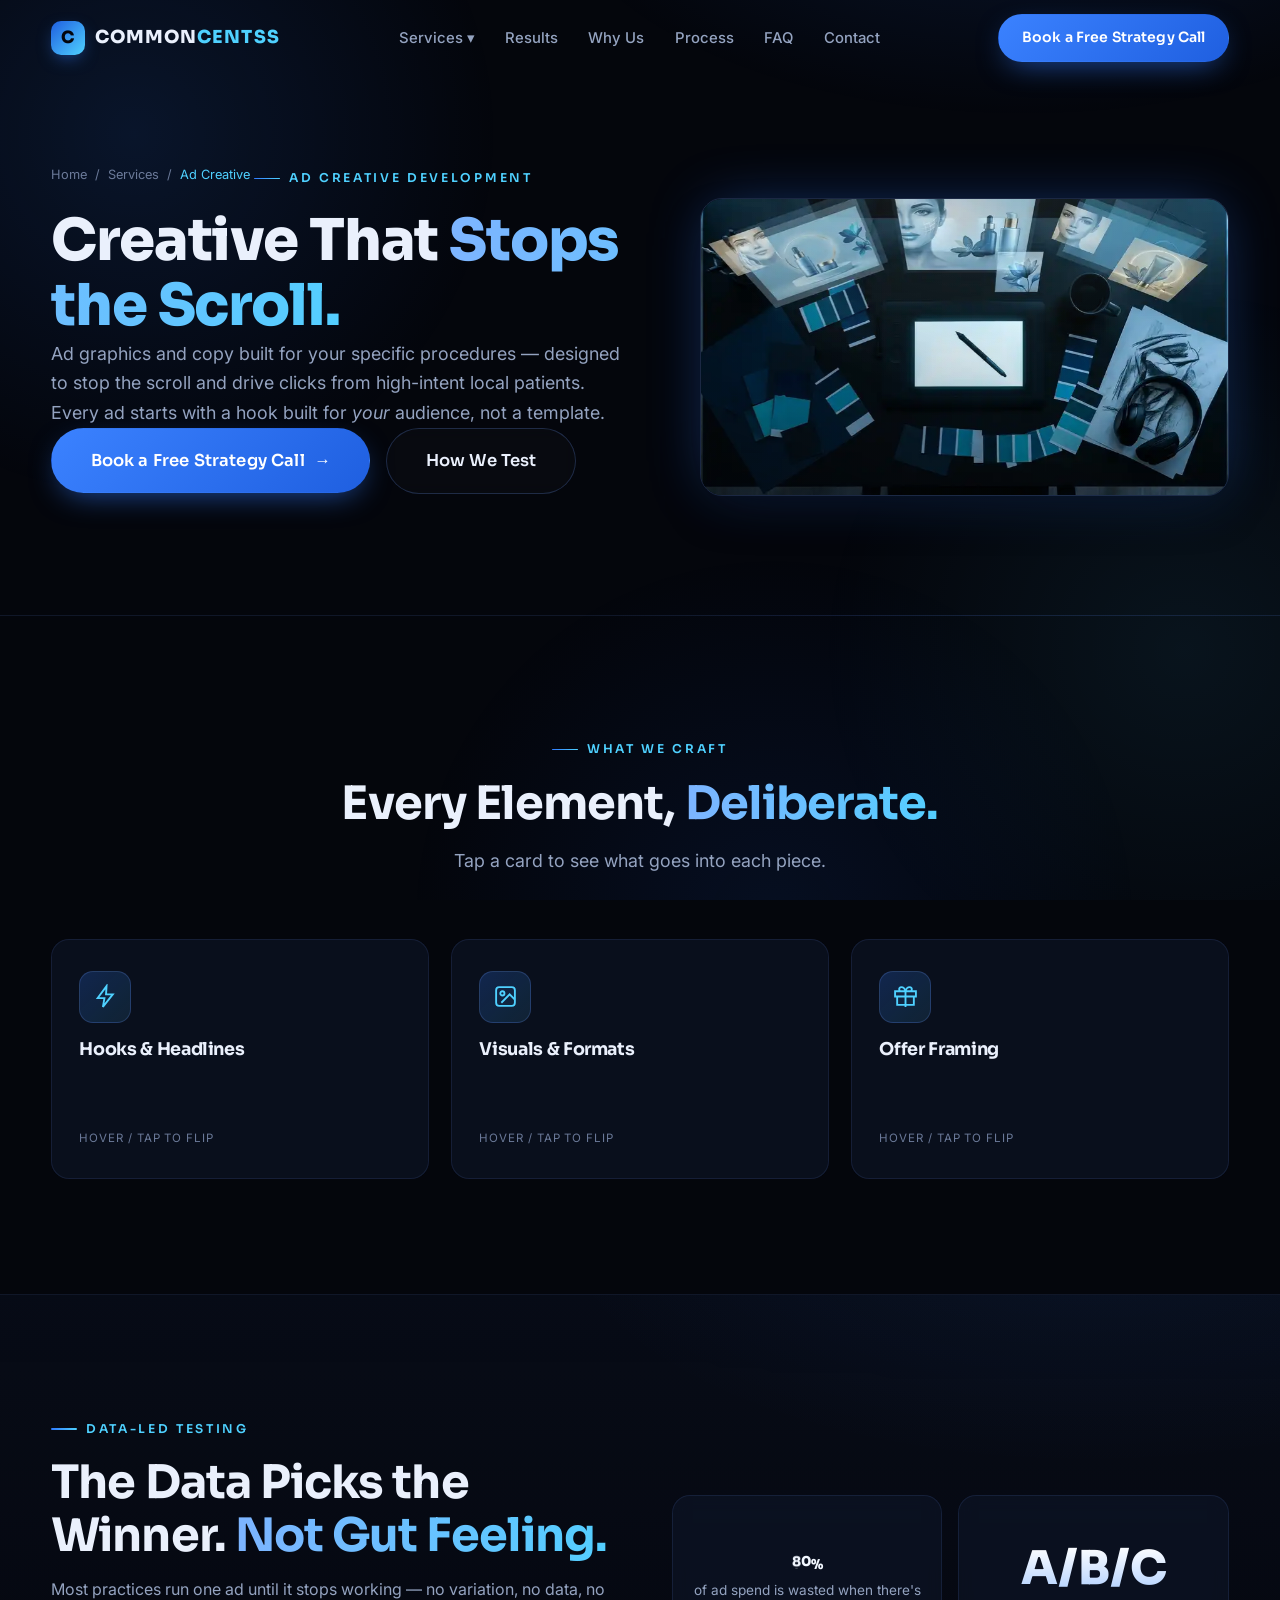
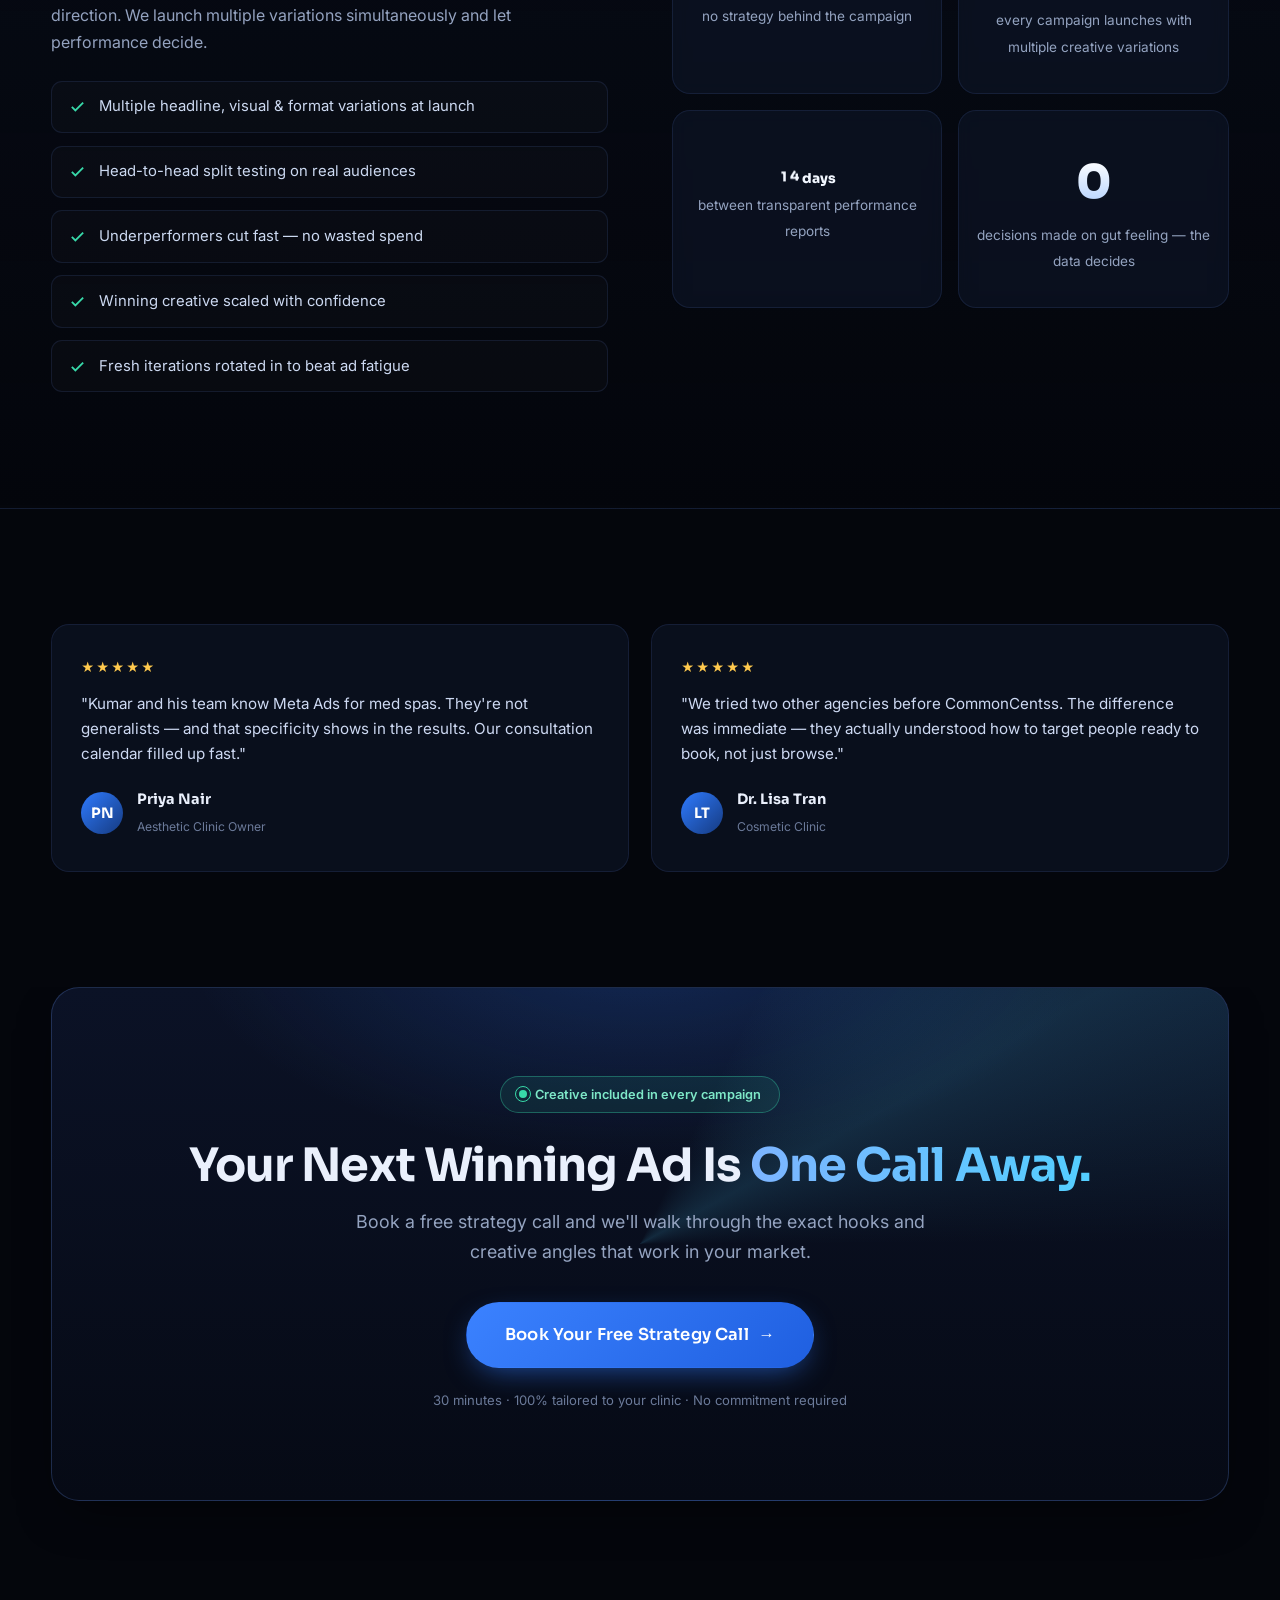
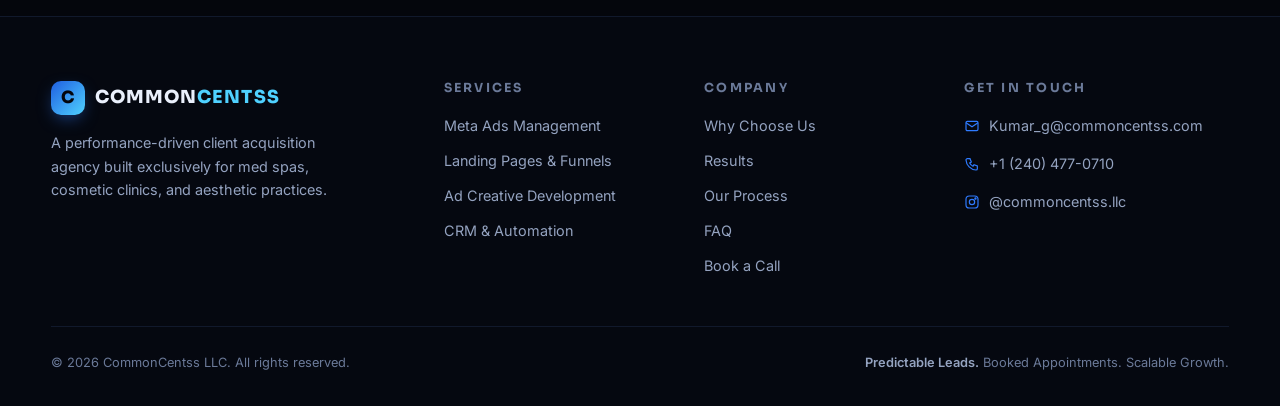
<file: services/ad-creative.html>
<!DOCTYPE html>
<html lang="en">
<head>
  <meta charset="UTF-8" />
  <meta name="viewport" content="width=device-width, initial-scale=1.0" />
  <title>Done-For-You Ad Creative for Med Spas &amp; Aesthetic Clinics — CommonCentss</title>
  <meta name="description" content="Scroll-stopping ad graphics and copy built for your specific procedures — tested in variations until the data picks a winner. Done-for-you creative for aesthetic practices." />
  <link rel="preconnect" href="https://fonts.googleapis.com" />
  <link rel="preconnect" href="https://fonts.gstatic.com" crossorigin />
  <link href="https://fonts.googleapis.com/css2?family=Inter:wght@400;500;600&family=Sora:wght@600;700;800&display=swap" rel="stylesheet" />
  <link rel="stylesheet" href="../css/style.css" />
  <link rel="icon" href="data:image/svg+xml,<svg xmlns='http://www.w3.org/2000/svg' viewBox='0 0 100 100'><rect width='100' height='100' rx='24' fill='%231f5fe0'/><text x='50' y='68' font-size='55' font-family='Arial' font-weight='bold' fill='white' text-anchor='middle'>C</text></svg>" />
  <noscript><style>.reveal{opacity:1 !important;transform:none !important}</style></noscript>
</head>
<body>

  <div class="scroll-progress" aria-hidden="true"></div>

  <header class="nav">
    <div class="container nav-inner">
      <a href="../index.html" class="logo" aria-label="CommonCentss home">
        <span class="logo-mark">C</span>
        <span>COMMON<b>CENTSS</b></span>
      </a>
      <nav aria-label="Primary">
        <ul class="nav-links">
          <li class="dropdown">
            <a href="../index.html#services">Services ▾</a>
            <div class="dropdown-menu">
              <a href="meta-ads.html">Meta Ads Management<small>Facebook &amp; Instagram, fully managed</small></a>
              <a href="landing-pages.html">Landing Pages &amp; Funnels<small>Built to convert cold traffic</small></a>
              <a href="ad-creative.html">Ad Creative Development<small>Scroll-stopping visuals &amp; copy</small></a>
              <a href="crm-automation.html">CRM &amp; Follow-Up Automation<small>No lead left behind</small></a>
            </div>
          </li>
          <li><a href="../index.html#results">Results</a></li>
          <li><a href="../index.html#why-us">Why Us</a></li>
          <li><a href="../index.html#process">Process</a></li>
          <li><a href="../index.html#faq">FAQ</a></li>
          <li><a href="../contact.html">Contact</a></li>
        </ul>
      </nav>
      <div class="nav-cta">
        <a href="../contact.html" class="btn btn-primary">Book a Free Strategy Call</a>
      </div>
      <button class="nav-toggle" aria-label="Menu" aria-expanded="false">
        <span></span><span></span><span></span>
      </button>
    </div>
  </header>

  <main>

    <!-- PAGE HERO -->
    <section class="page-hero">
      <div class="container page-hero-grid">
        <div>
          <div class="breadcrumb reveal"><a href="../index.html">Home</a> / <a href="../index.html#services">Services</a> / <span style="color:var(--cyan)">Ad Creative</span></div>
          <span class="eyebrow reveal" style="--rd:.05s">Ad Creative Development</span>
          <h1 class="display reveal" style="--rd:.1s;font-size:clamp(2.2rem,4.6vw,3.6rem)">Creative That <span class="grad-text">Stops the Scroll.</span></h1>
          <p class="lead reveal" style="--rd:.18s">Ad graphics and copy built for your specific procedures — designed to stop the scroll and drive clicks from high-intent local patients. Every ad starts with a hook built for <em>your</em> audience, not a template.</p>
          <div class="hero-ctas reveal" style="--rd:.26s">
            <a href="../contact.html" class="btn btn-primary btn-lg">Book a Free Strategy Call <span class="btn-arrow">→</span></a>
            <a href="#testing" class="btn btn-ghost btn-lg">How We Test</a>
          </div>
        </div>
        <div class="reveal reveal-right" style="--rd:.2s">
          <div class="media-frame" data-tilt="6">
            <img class="plx-img" data-plx="0.1" src="../assets/img/creative-studio.webp" alt="Ad creative design process for beauty clinic campaigns" loading="eager" />
          </div>
        </div>
      </div>
    </section>

    <!-- WHAT WE CRAFT -->
    <section class="band-deep">
      <div class="container">
        <div class="section-head center reveal">
          <span class="eyebrow">What We Craft</span>
          <h2 class="h2">Every Element, <span class="grad-text">Deliberate.</span></h2>
          <p class="lead">Tap a card to see what goes into each piece.</p>
        </div>
        <div class="grid-3">
          <div class="flip-card reveal" tabindex="0" role="button" aria-label="Hooks and headlines details">
            <div class="flip-inner">
              <div class="flip-face flip-front">
                <div class="card-ico"><svg viewBox="0 0 24 24" fill="none" stroke="currentColor" stroke-width="1.8"><path d="M13 2L4.5 13.5H11L9.5 22 19 10h-6.5z"/></svg></div>
                <h3>Hooks &amp; Headlines</h3>
                <span class="flip-hint">Hover / tap to flip</span>
              </div>
              <div class="flip-face flip-back">
                <p>The first line decides everything. We write hooks around your procedure, your market, and the exact outcome your ideal patient wants — then test them head-to-head.</p>
              </div>
            </div>
          </div>
          <div class="flip-card reveal" style="--rd:.08s" tabindex="0" role="button" aria-label="Visuals and formats details">
            <div class="flip-inner">
              <div class="flip-face flip-front">
                <div class="card-ico"><svg viewBox="0 0 24 24" fill="none" stroke="currentColor" stroke-width="1.8"><rect x="3" y="3" width="18" height="18" rx="3"/><circle cx="9" cy="9" r="2"/><path d="M21 15l-5-5-8 8"/></svg></div>
                <h3>Visuals &amp; Formats</h3>
                <span class="flip-hint">Hover / tap to flip</span>
              </div>
              <div class="flip-face flip-back">
                <p>Static, carousel, and video formats — designed to feel native to the feed while standing out. Premium aesthetics that match the quality of your practice.</p>
              </div>
            </div>
          </div>
          <div class="flip-card reveal" style="--rd:.16s" tabindex="0" role="button" aria-label="Offer framing details">
            <div class="flip-inner">
              <div class="flip-face flip-front">
                <div class="card-ico"><svg viewBox="0 0 24 24" fill="none" stroke="currentColor" stroke-width="1.8"><path d="M20 12v8H4v-8M2 7h20v5H2zM12 22V7M12 7s-1-4-4-4-2.5 4 0 4h4zM12 7s1-4 4-4 2.5 4 0 4h-4z"/></svg></div>
                <h3>Offer Framing</h3>
                <span class="flip-hint">Hover / tap to flip</span>
              </div>
              <div class="flip-face flip-back">
                <p>The right offer, framed the right way, for the right audience. We position your consultation as the obvious next step — not a hard sell.</p>
              </div>
            </div>
          </div>
        </div>
      </div>
    </section>

    <!-- TESTING -->
    <section id="testing" class="band-raise">
      <div class="container feature-row">
        <div class="feature-copy reveal reveal-left">
          <span class="eyebrow">Data-Led Testing</span>
          <h2 class="h2">The Data Picks the Winner. <span class="grad-text">Not Gut Feeling.</span></h2>
          <p class="lead">Most practices run one ad until it stops working — no variation, no data, no direction. We launch multiple variations simultaneously and let performance decide.</p>
          <ul class="deliver-list">
            <li><svg viewBox="0 0 24 24" fill="none" stroke="currentColor" stroke-width="2.6"><path d="M4 12.5l5 5L20 6.5"/></svg>Multiple headline, visual &amp; format variations at launch</li>
            <li><svg viewBox="0 0 24 24" fill="none" stroke="currentColor" stroke-width="2.6"><path d="M4 12.5l5 5L20 6.5"/></svg>Head-to-head split testing on real audiences</li>
            <li><svg viewBox="0 0 24 24" fill="none" stroke="currentColor" stroke-width="2.6"><path d="M4 12.5l5 5L20 6.5"/></svg>Underperformers cut fast — no wasted spend</li>
            <li><svg viewBox="0 0 24 24" fill="none" stroke="currentColor" stroke-width="2.6"><path d="M4 12.5l5 5L20 6.5"/></svg>Winning creative scaled with confidence</li>
            <li><svg viewBox="0 0 24 24" fill="none" stroke="currentColor" stroke-width="2.6"><path d="M4 12.5l5 5L20 6.5"/></svg>Fresh iterations rotated in to beat ad fatigue</li>
          </ul>
        </div>
        <div class="reveal reveal-right">
          <div class="grid-2" style="gap:1rem">
            <div class="stat-cell"><b data-count="80" data-suffix="%">0</b><span>of ad spend is wasted when there's no strategy behind the campaign</span></div>
            <div class="stat-cell"><b>A/B/C</b><span>every campaign launches with multiple creative variations</span></div>
            <div class="stat-cell"><b data-count="14" data-suffix=" days">0</b><span>between transparent performance reports</span></div>
            <div class="stat-cell"><b>0</b><span>decisions made on gut feeling — the data decides</span></div>
          </div>
        </div>
      </div>
    </section>

    <!-- QUOTE -->
    <section class="band-deep">
      <div class="container">
        <div class="grid-2">
          <div class="card quote-card reveal">
            <div class="stars">★★★★★</div>
            <blockquote>"Kumar and his team know Meta Ads for med spas. They're not generalists — and that specificity shows in the results. Our consultation calendar filled up fast."</blockquote>
            <div class="quote-who"><span class="avatar">PN</span><div><b>Priya Nair</b><span>Aesthetic Clinic Owner</span></div></div>
          </div>
          <div class="card quote-card reveal" style="--rd:.08s">
            <div class="stars">★★★★★</div>
            <blockquote>"We tried two other agencies before CommonCentss. The difference was immediate — they actually understood how to target people ready to book, not just browse."</blockquote>
            <div class="quote-who"><span class="avatar">LT</span><div><b>Dr. Lisa Tran</b><span>Cosmetic Clinic</span></div></div>
          </div>
        </div>
      </div>
    </section>

    <!-- CTA -->
    <section class="cta-final band-deep" style="padding-top:0">
      <div class="container">
        <div class="cta-panel reveal">
          <span class="slot-badge"><span class="pulse-dot"></span>Creative included in every campaign</span>
          <h2 class="h2">Your Next Winning Ad Is <span class="grad-text">One Call Away.</span></h2>
          <p class="lead">Book a free strategy call and we'll walk through the exact hooks and creative angles that work in your market.</p>
          <a href="../contact.html" class="btn btn-primary btn-lg">Book Your Free Strategy Call <span class="btn-arrow">→</span></a>
          <p class="cta-sub">30 minutes · 100% tailored to your clinic · No commitment required</p>
        </div>
      </div>
    </section>

  </main>

  <footer>
    <div class="container">
      <div class="footer-grid">
        <div class="footer-brand">
          <a href="../index.html" class="logo"><span class="logo-mark">C</span><span>COMMON<b>CENTSS</b></span></a>
          <p>A performance-driven client acquisition agency built exclusively for med spas, cosmetic clinics, and aesthetic practices.</p>
        </div>
        <div class="footer-col">
          <h4>Services</h4>
          <ul>
            <li><a href="meta-ads.html">Meta Ads Management</a></li>
            <li><a href="landing-pages.html">Landing Pages &amp; Funnels</a></li>
            <li><a href="ad-creative.html">Ad Creative Development</a></li>
            <li><a href="crm-automation.html">CRM &amp; Automation</a></li>
          </ul>
        </div>
        <div class="footer-col">
          <h4>Company</h4>
          <ul>
            <li><a href="../index.html#why-us">Why Choose Us</a></li>
            <li><a href="../index.html#results">Results</a></li>
            <li><a href="../index.html#process">Our Process</a></li>
            <li><a href="../index.html#faq">FAQ</a></li>
            <li><a href="../contact.html">Book a Call</a></li>
          </ul>
        </div>
        <div class="footer-col">
          <h4>Get in Touch</h4>
          <ul>
            <li><a href="mailto:Kumar_g@commoncentss.com"><svg viewBox="0 0 24 24" fill="none" stroke="currentColor" stroke-width="1.8"><rect x="3" y="5" width="18" height="14" rx="2"/><path d="M3 7l9 6 9-6"/></svg>Kumar_g@commoncentss.com</a></li>
            <li><a href="tel:+12404770710"><svg viewBox="0 0 24 24" fill="none" stroke="currentColor" stroke-width="1.8"><path d="M5 4h4l2 5-2.5 1.5a11 11 0 0 0 5 5L15 13l5 2v4a2 2 0 0 1-2 2A16 16 0 0 1 3 6a2 2 0 0 1 2-2z"/></svg>+1 (240) 477-0710</a></li>
            <li><a href="https://www.instagram.com/commoncentss.llc" target="_blank" rel="noopener"><svg viewBox="0 0 24 24" fill="none" stroke="currentColor" stroke-width="1.8"><rect x="3" y="3" width="18" height="18" rx="5"/><circle cx="12" cy="12" r="4"/><circle cx="17.2" cy="6.8" r="0.9" fill="currentColor"/></svg>@commoncentss.llc</a></li>
          </ul>
        </div>
      </div>
      <div class="footer-bottom">
        <span>© <span id="year">2026</span> CommonCentss LLC. All rights reserved.</span>
        <span class="footer-tagline"><b>Predictable Leads.</b> Booked Appointments. Scalable Growth.</span>
      </div>
    </div>
  </footer>

  <button class="to-top" aria-label="Back to top"><svg viewBox="0 0 24 24" fill="none" stroke="currentColor" stroke-width="2.4"><path d="M12 19V5M5 12l7-7 7 7"/></svg></button>

  <script src="../js/main.js"></script>
</body>
</html>
</file>
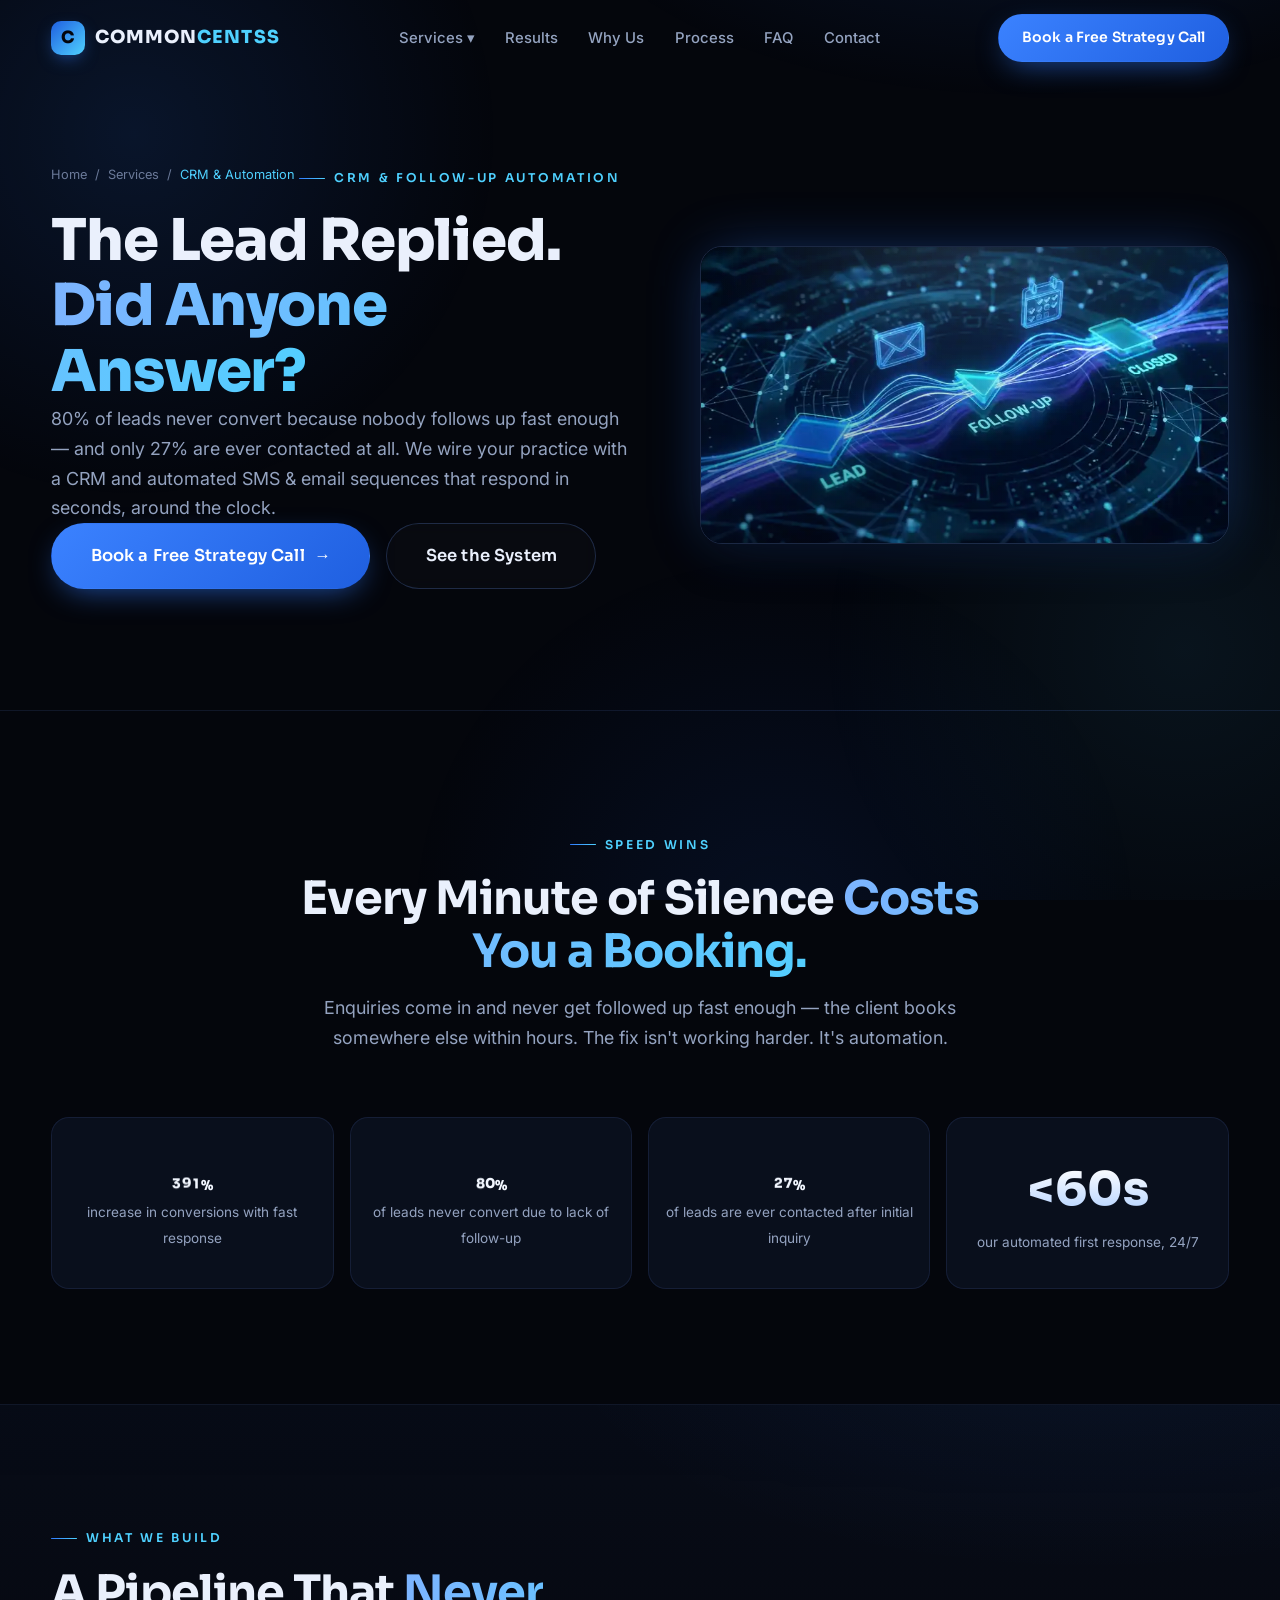
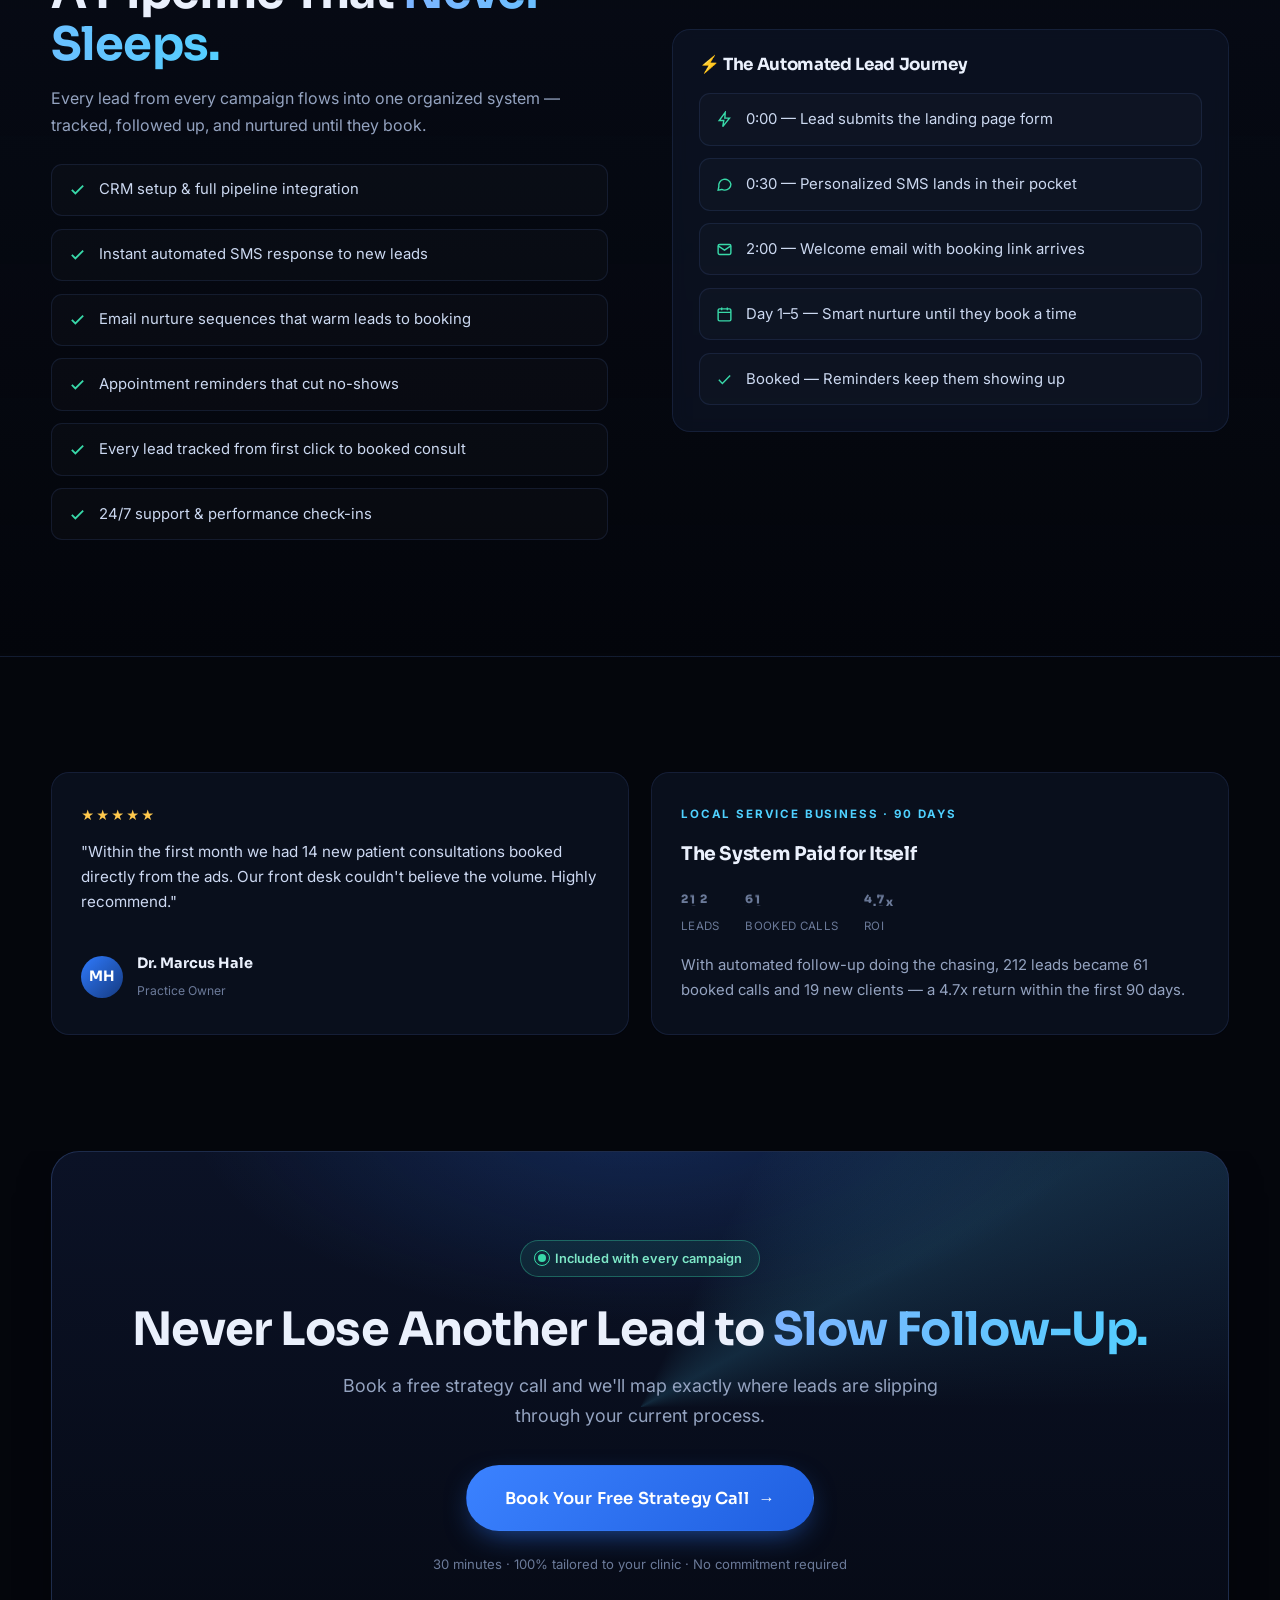
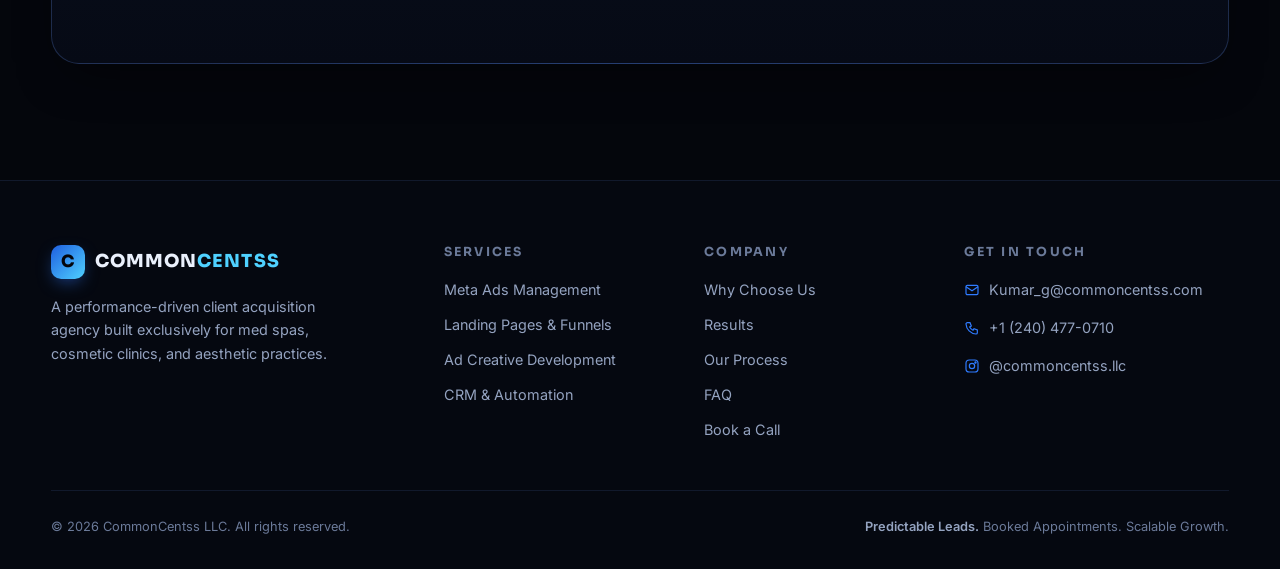
<file: services/crm-automation.html>
<!DOCTYPE html>
<html lang="en">
<head>
  <meta charset="UTF-8" />
  <meta name="viewport" content="width=device-width, initial-scale=1.0" />
  <title>CRM &amp; Automated Follow-Up for Med Spas &amp; Aesthetic Clinics — CommonCentss</title>
  <meta name="description" content="CRM setup, pipeline integration, and automated SMS & email follow-up for aesthetic practices — so no lead ever slips through the cracks again." />
  <link rel="preconnect" href="https://fonts.googleapis.com" />
  <link rel="preconnect" href="https://fonts.gstatic.com" crossorigin />
  <link href="https://fonts.googleapis.com/css2?family=Inter:wght@400;500;600&family=Sora:wght@600;700;800&display=swap" rel="stylesheet" />
  <link rel="stylesheet" href="../css/style.css" />
  <link rel="icon" href="data:image/svg+xml,<svg xmlns='http://www.w3.org/2000/svg' viewBox='0 0 100 100'><rect width='100' height='100' rx='24' fill='%231f5fe0'/><text x='50' y='68' font-size='55' font-family='Arial' font-weight='bold' fill='white' text-anchor='middle'>C</text></svg>" />
  <noscript><style>.reveal{opacity:1 !important;transform:none !important}</style></noscript>
</head>
<body>

  <div class="scroll-progress" aria-hidden="true"></div>

  <header class="nav">
    <div class="container nav-inner">
      <a href="../index.html" class="logo" aria-label="CommonCentss home">
        <span class="logo-mark">C</span>
        <span>COMMON<b>CENTSS</b></span>
      </a>
      <nav aria-label="Primary">
        <ul class="nav-links">
          <li class="dropdown">
            <a href="../index.html#services">Services ▾</a>
            <div class="dropdown-menu">
              <a href="meta-ads.html">Meta Ads Management<small>Facebook &amp; Instagram, fully managed</small></a>
              <a href="landing-pages.html">Landing Pages &amp; Funnels<small>Built to convert cold traffic</small></a>
              <a href="ad-creative.html">Ad Creative Development<small>Scroll-stopping visuals &amp; copy</small></a>
              <a href="crm-automation.html">CRM &amp; Follow-Up Automation<small>No lead left behind</small></a>
            </div>
          </li>
          <li><a href="../index.html#results">Results</a></li>
          <li><a href="../index.html#why-us">Why Us</a></li>
          <li><a href="../index.html#process">Process</a></li>
          <li><a href="../index.html#faq">FAQ</a></li>
          <li><a href="../contact.html">Contact</a></li>
        </ul>
      </nav>
      <div class="nav-cta">
        <a href="../contact.html" class="btn btn-primary">Book a Free Strategy Call</a>
      </div>
      <button class="nav-toggle" aria-label="Menu" aria-expanded="false">
        <span></span><span></span><span></span>
      </button>
    </div>
  </header>

  <main>

    <!-- PAGE HERO -->
    <section class="page-hero">
      <div class="container page-hero-grid">
        <div>
          <div class="breadcrumb reveal"><a href="../index.html">Home</a> / <a href="../index.html#services">Services</a> / <span style="color:var(--cyan)">CRM &amp; Automation</span></div>
          <span class="eyebrow reveal" style="--rd:.05s">CRM &amp; Follow-Up Automation</span>
          <h1 class="display reveal" style="--rd:.1s;font-size:clamp(2.2rem,4.6vw,3.6rem)">The Lead Replied. <span class="grad-text">Did Anyone Answer?</span></h1>
          <p class="lead reveal" style="--rd:.18s">80% of leads never convert because nobody follows up fast enough — and only 27% are ever contacted at all. We wire your practice with a CRM and automated SMS &amp; email sequences that respond in seconds, around the clock.</p>
          <div class="hero-ctas reveal" style="--rd:.26s">
            <a href="../contact.html" class="btn btn-primary btn-lg">Book a Free Strategy Call <span class="btn-arrow">→</span></a>
            <a href="#system" class="btn btn-ghost btn-lg">See the System</a>
          </div>
        </div>
        <div class="reveal reveal-right" style="--rd:.2s">
          <div class="media-frame" data-tilt="6">
            <img class="plx-img" data-plx="0.1" src="../assets/img/crm-pipeline.webp" alt="Automated lead follow-up pipeline visualization" loading="eager" />
          </div>
        </div>
      </div>
    </section>

    <!-- WHY SPEED WINS -->
    <section class="band-deep">
      <div class="container">
        <div class="section-head center reveal">
          <span class="eyebrow">Speed Wins</span>
          <h2 class="h2">Every Minute of Silence <span class="grad-text">Costs You a Booking.</span></h2>
          <p class="lead">Enquiries come in and never get followed up fast enough — the client books somewhere else within hours. The fix isn't working harder. It's automation.</p>
        </div>
        <div class="stats-band">
          <div class="stat-cell reveal"><b data-count="391" data-suffix="%">0</b><span>increase in conversions with fast response</span></div>
          <div class="stat-cell reveal" style="--rd:.08s"><b data-count="80" data-suffix="%">0</b><span>of leads never convert due to lack of follow-up</span></div>
          <div class="stat-cell reveal" style="--rd:.16s"><b data-count="27" data-suffix="%">0</b><span>of leads are ever contacted after initial inquiry</span></div>
          <div class="stat-cell reveal" style="--rd:.24s"><b>&lt;60s</b><span>our automated first response, 24/7</span></div>
        </div>
      </div>
    </section>

    <!-- THE SYSTEM -->
    <section id="system" class="band-raise">
      <div class="container feature-row">
        <div class="feature-copy reveal reveal-left">
          <span class="eyebrow">What We Build</span>
          <h2 class="h2">A Pipeline That <span class="grad-text">Never Sleeps.</span></h2>
          <p class="lead">Every lead from every campaign flows into one organized system — tracked, followed up, and nurtured until they book.</p>
          <ul class="deliver-list">
            <li><svg viewBox="0 0 24 24" fill="none" stroke="currentColor" stroke-width="2.6"><path d="M4 12.5l5 5L20 6.5"/></svg>CRM setup &amp; full pipeline integration</li>
            <li><svg viewBox="0 0 24 24" fill="none" stroke="currentColor" stroke-width="2.6"><path d="M4 12.5l5 5L20 6.5"/></svg>Instant automated SMS response to new leads</li>
            <li><svg viewBox="0 0 24 24" fill="none" stroke="currentColor" stroke-width="2.6"><path d="M4 12.5l5 5L20 6.5"/></svg>Email nurture sequences that warm leads to booking</li>
            <li><svg viewBox="0 0 24 24" fill="none" stroke="currentColor" stroke-width="2.6"><path d="M4 12.5l5 5L20 6.5"/></svg>Appointment reminders that cut no-shows</li>
            <li><svg viewBox="0 0 24 24" fill="none" stroke="currentColor" stroke-width="2.6"><path d="M4 12.5l5 5L20 6.5"/></svg>Every lead tracked from first click to booked consult</li>
            <li><svg viewBox="0 0 24 24" fill="none" stroke="currentColor" stroke-width="2.6"><path d="M4 12.5l5 5L20 6.5"/></svg>24/7 support &amp; performance check-ins</li>
          </ul>
        </div>
        <div class="reveal reveal-right">
          <!-- Automated journey visual -->
          <div class="card" style="padding:1.6rem">
            <h3 style="margin-bottom:1.2rem;font-size:1.05rem">⚡ The Automated Lead Journey</h3>
            <ul class="deliver-list" style="margin-top:0">
              <li><svg viewBox="0 0 24 24" fill="none" stroke="currentColor" stroke-width="2"><path d="M13 2L4.5 13.5H11L9.5 22 19 10h-6.5z"/></svg>0:00 — Lead submits the landing page form</li>
              <li><svg viewBox="0 0 24 24" fill="none" stroke="currentColor" stroke-width="2"><path d="M21 11.5a8.4 8.4 0 0 1-9 8.4 8.6 8.6 0 0 1-3.9-.9L3 20l1-4.9A8.4 8.4 0 1 1 21 11.5z"/></svg>0:30 — Personalized SMS lands in their pocket</li>
              <li><svg viewBox="0 0 24 24" fill="none" stroke="currentColor" stroke-width="2"><rect x="3" y="5" width="18" height="14" rx="2"/><path d="M3 7l9 6 9-6"/></svg>2:00 — Welcome email with booking link arrives</li>
              <li><svg viewBox="0 0 24 24" fill="none" stroke="currentColor" stroke-width="2"><rect x="3" y="4" width="18" height="17" rx="2"/><path d="M3 9h18M8 2v4M16 2v4"/></svg>Day 1–5 — Smart nurture until they book a time</li>
              <li><svg viewBox="0 0 24 24" fill="none" stroke="currentColor" stroke-width="2"><path d="M4 12.5l5 5L20 6.5"/></svg>Booked — Reminders keep them showing up</li>
            </ul>
          </div>
        </div>
      </div>
    </section>

    <!-- PROOF -->
    <section class="band-deep">
      <div class="container">
        <div class="grid-2">
          <div class="card quote-card reveal">
            <div class="stars">★★★★★</div>
            <blockquote>"Within the first month we had 14 new patient consultations booked directly from the ads. Our front desk couldn't believe the volume. Highly recommend."</blockquote>
            <div class="quote-who"><span class="avatar">MH</span><div><b>Dr. Marcus Hale</b><span>Practice Owner</span></div></div>
          </div>
          <div class="card result-card reveal" style="--rd:.08s">
            <div class="result-top"><span class="result-kind">Local Service Business · 90 Days</span></div>
            <h3>The System Paid for Itself</h3>
            <div class="result-nums">
              <div><b data-count="212">0</b><span>LEADS</span></div>
              <div><b data-count="61">0</b><span>BOOKED CALLS</span></div>
              <div><b data-count="4.7" data-decimals="1" data-suffix="x">0</b><span>ROI</span></div>
            </div>
            <p>With automated follow-up doing the chasing, 212 leads became 61 booked calls and 19 new clients — a 4.7x return within the first 90 days.</p>
          </div>
        </div>
      </div>
    </section>

    <!-- CTA -->
    <section class="cta-final band-deep" style="padding-top:0">
      <div class="container">
        <div class="cta-panel reveal">
          <span class="slot-badge"><span class="pulse-dot"></span>Included with every campaign</span>
          <h2 class="h2">Never Lose Another Lead to <span class="grad-text">Slow Follow-Up.</span></h2>
          <p class="lead">Book a free strategy call and we'll map exactly where leads are slipping through your current process.</p>
          <a href="../contact.html" class="btn btn-primary btn-lg">Book Your Free Strategy Call <span class="btn-arrow">→</span></a>
          <p class="cta-sub">30 minutes · 100% tailored to your clinic · No commitment required</p>
        </div>
      </div>
    </section>

  </main>

  <footer>
    <div class="container">
      <div class="footer-grid">
        <div class="footer-brand">
          <a href="../index.html" class="logo"><span class="logo-mark">C</span><span>COMMON<b>CENTSS</b></span></a>
          <p>A performance-driven client acquisition agency built exclusively for med spas, cosmetic clinics, and aesthetic practices.</p>
        </div>
        <div class="footer-col">
          <h4>Services</h4>
          <ul>
            <li><a href="meta-ads.html">Meta Ads Management</a></li>
            <li><a href="landing-pages.html">Landing Pages &amp; Funnels</a></li>
            <li><a href="ad-creative.html">Ad Creative Development</a></li>
            <li><a href="crm-automation.html">CRM &amp; Automation</a></li>
          </ul>
        </div>
        <div class="footer-col">
          <h4>Company</h4>
          <ul>
            <li><a href="../index.html#why-us">Why Choose Us</a></li>
            <li><a href="../index.html#results">Results</a></li>
            <li><a href="../index.html#process">Our Process</a></li>
            <li><a href="../index.html#faq">FAQ</a></li>
            <li><a href="../contact.html">Book a Call</a></li>
          </ul>
        </div>
        <div class="footer-col">
          <h4>Get in Touch</h4>
          <ul>
            <li><a href="mailto:Kumar_g@commoncentss.com"><svg viewBox="0 0 24 24" fill="none" stroke="currentColor" stroke-width="1.8"><rect x="3" y="5" width="18" height="14" rx="2"/><path d="M3 7l9 6 9-6"/></svg>Kumar_g@commoncentss.com</a></li>
            <li><a href="tel:+12404770710"><svg viewBox="0 0 24 24" fill="none" stroke="currentColor" stroke-width="1.8"><path d="M5 4h4l2 5-2.5 1.5a11 11 0 0 0 5 5L15 13l5 2v4a2 2 0 0 1-2 2A16 16 0 0 1 3 6a2 2 0 0 1 2-2z"/></svg>+1 (240) 477-0710</a></li>
            <li><a href="https://www.instagram.com/commoncentss.llc" target="_blank" rel="noopener"><svg viewBox="0 0 24 24" fill="none" stroke="currentColor" stroke-width="1.8"><rect x="3" y="3" width="18" height="18" rx="5"/><circle cx="12" cy="12" r="4"/><circle cx="17.2" cy="6.8" r="0.9" fill="currentColor"/></svg>@commoncentss.llc</a></li>
          </ul>
        </div>
      </div>
      <div class="footer-bottom">
        <span>© <span id="year">2026</span> CommonCentss LLC. All rights reserved.</span>
        <span class="footer-tagline"><b>Predictable Leads.</b> Booked Appointments. Scalable Growth.</span>
      </div>
    </div>
  </footer>

  <button class="to-top" aria-label="Back to top"><svg viewBox="0 0 24 24" fill="none" stroke="currentColor" stroke-width="2.4"><path d="M12 19V5M5 12l7-7 7 7"/></svg></button>

  <script src="../js/main.js"></script>
</body>
</html>
</file>
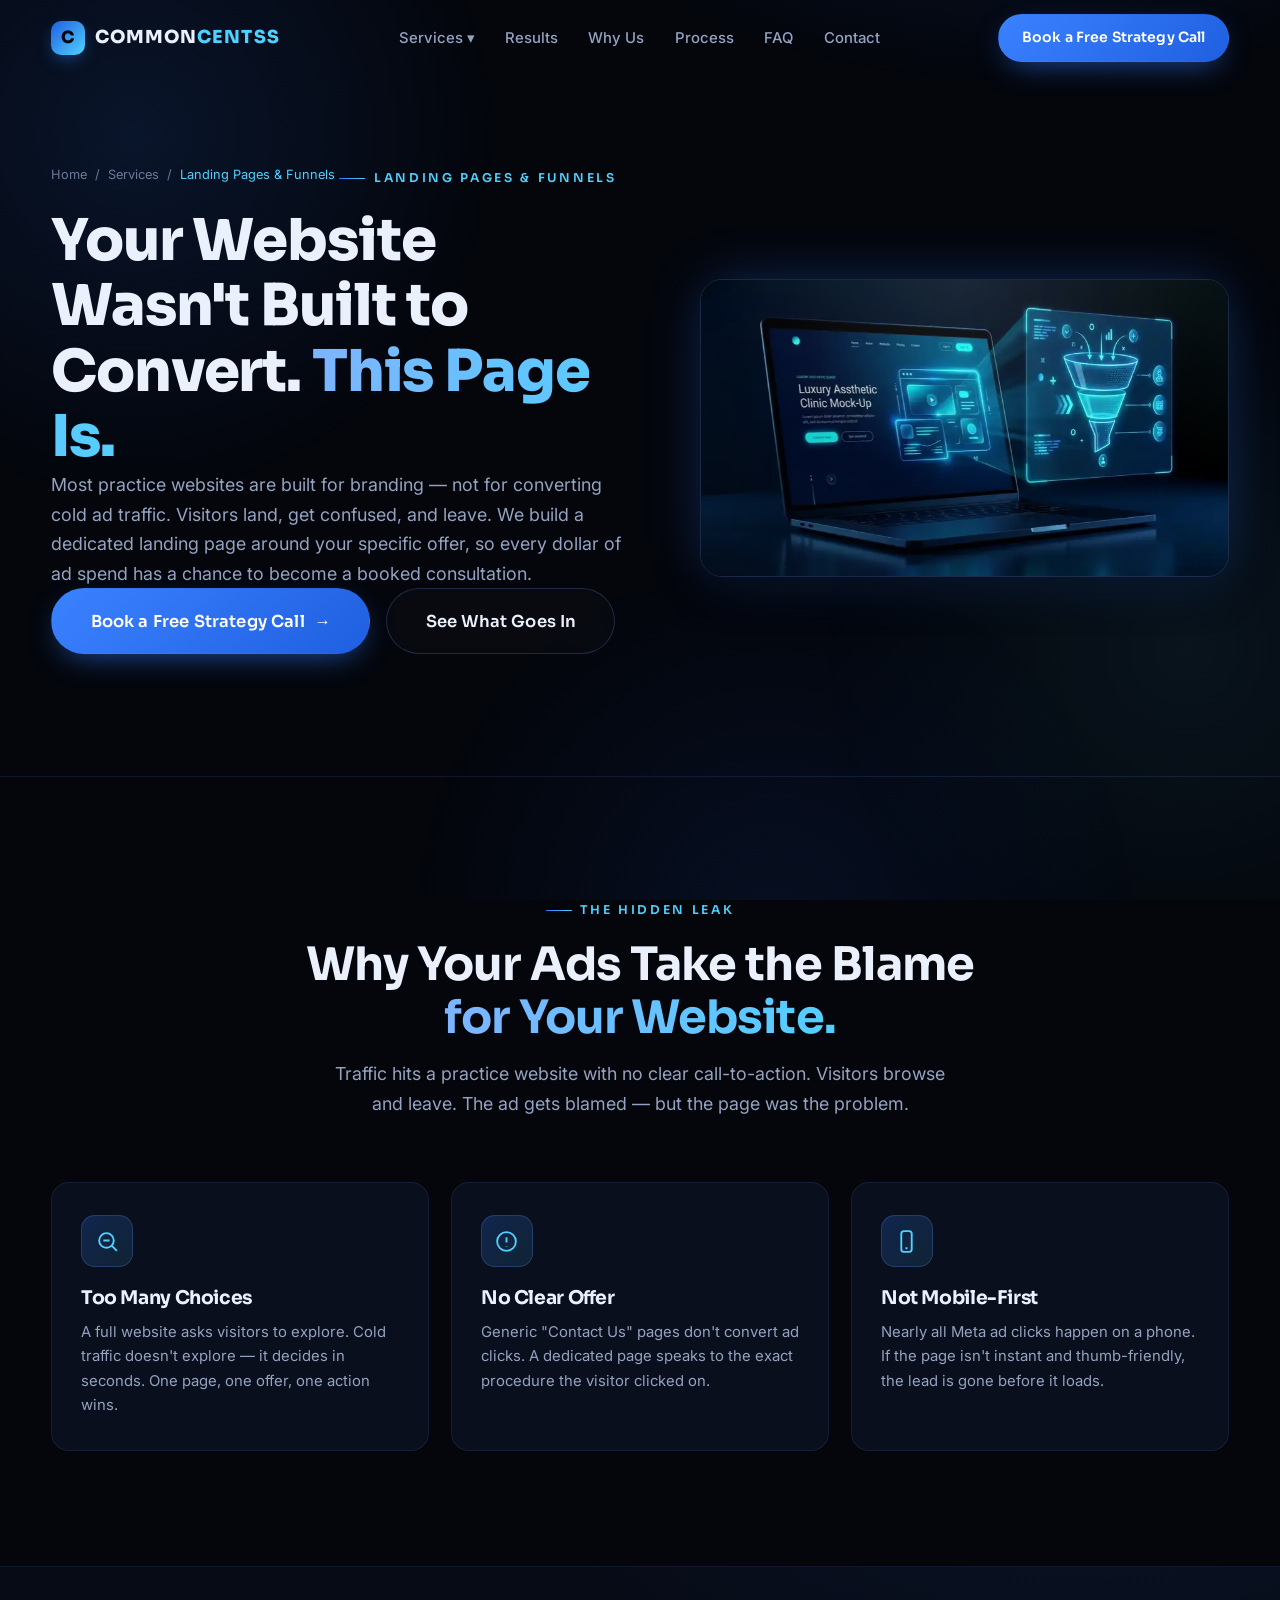
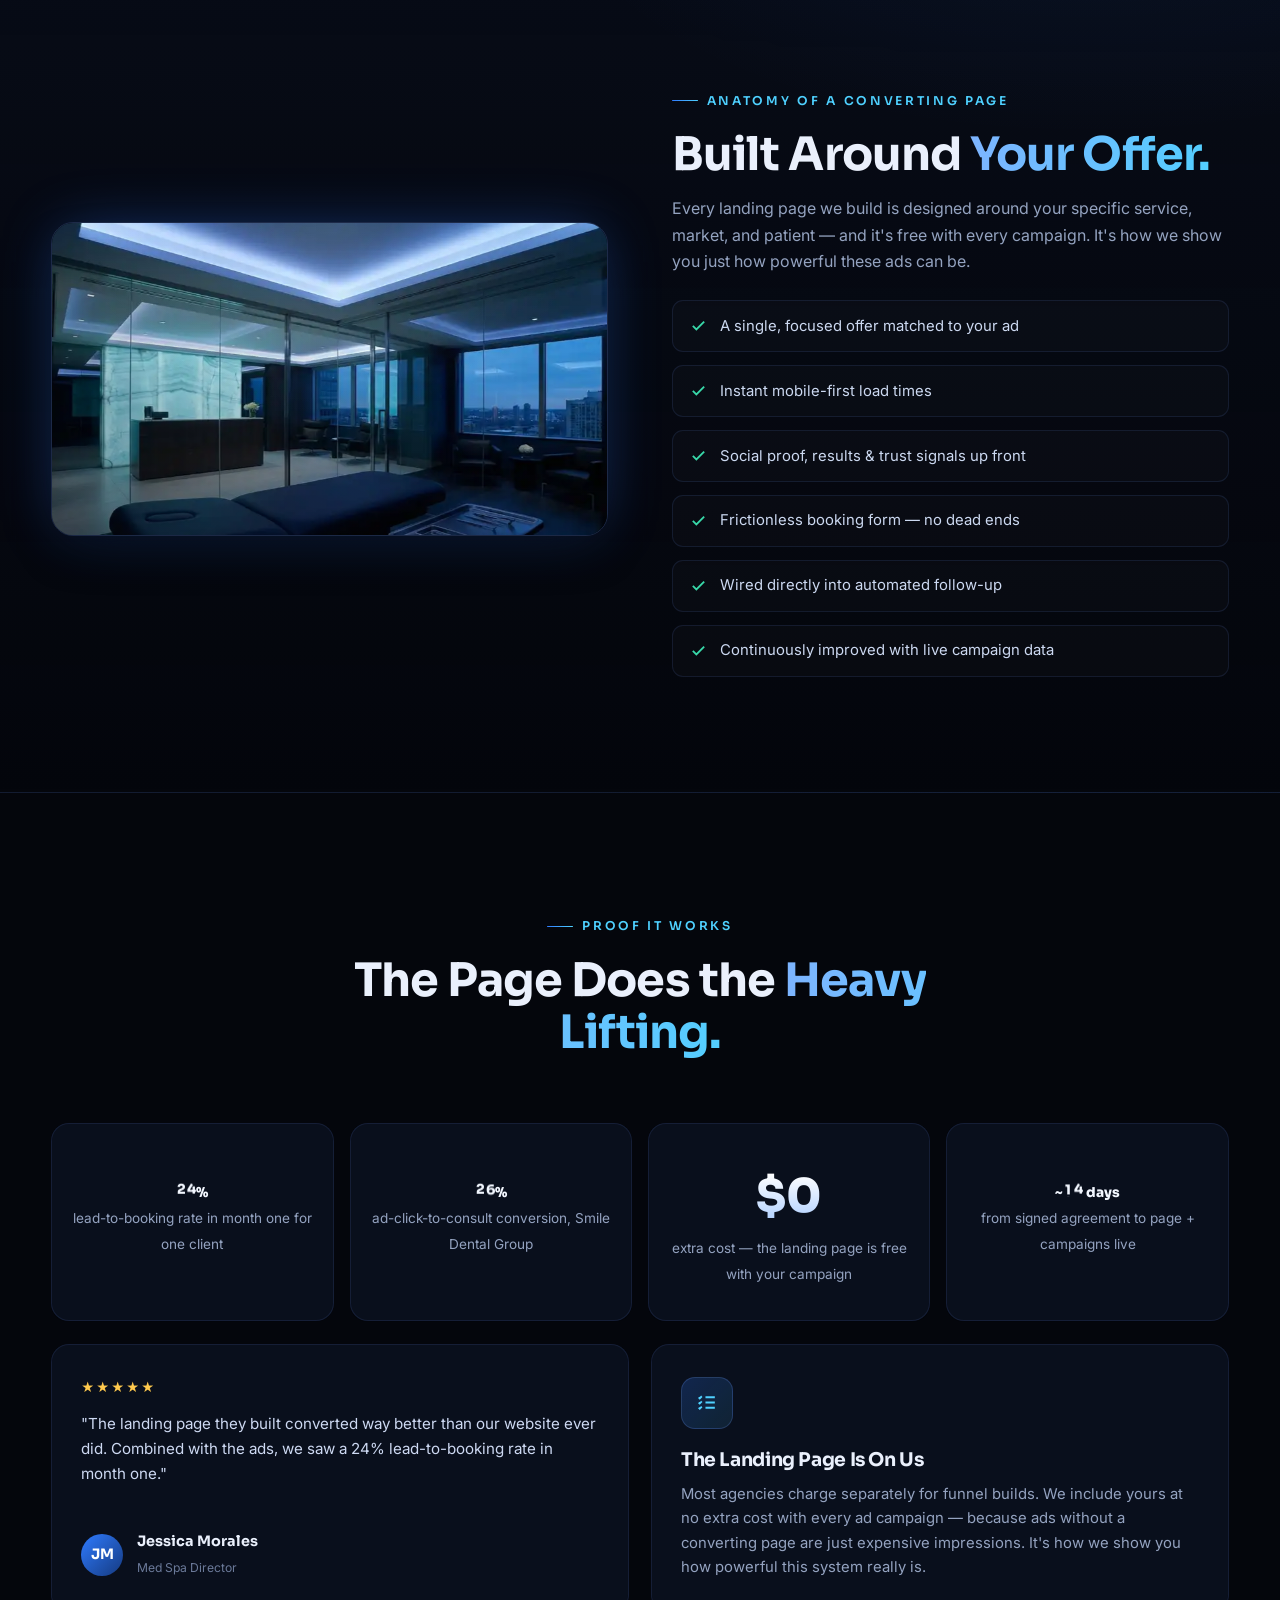
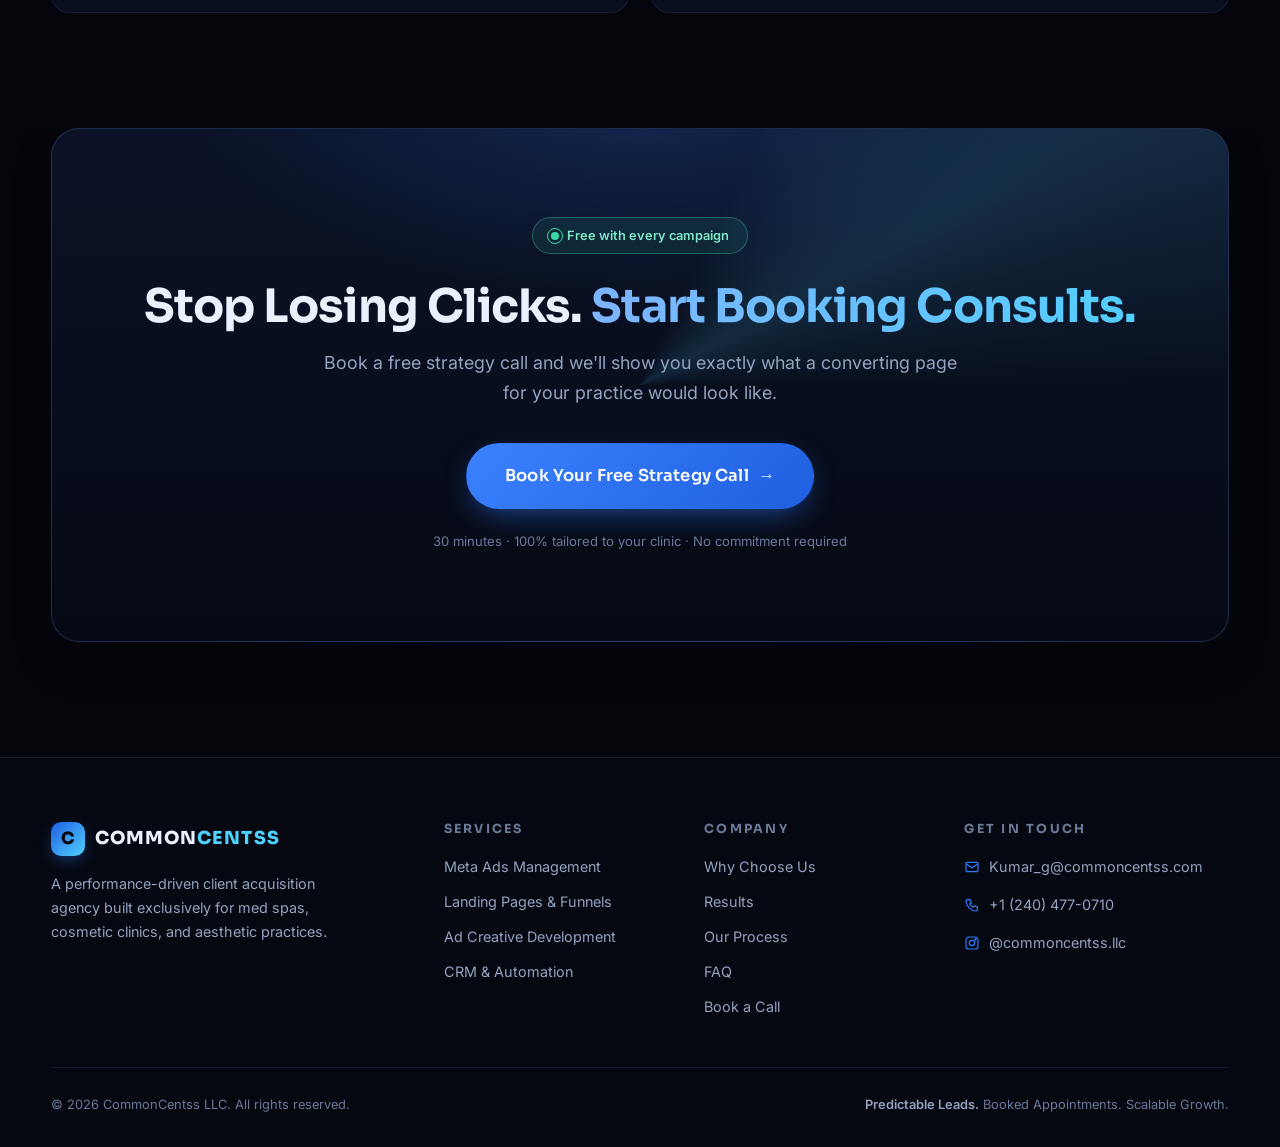
<file: services/landing-pages.html>
<!DOCTYPE html>
<html lang="en">
<head>
  <meta charset="UTF-8" />
  <meta name="viewport" content="width=device-width, initial-scale=1.0" />
  <title>High-Converting Landing Pages &amp; Funnels for Aesthetic Clinics — CommonCentss</title>
  <meta name="description" content="Dedicated, conversion-first landing pages for med spas and aesthetic clinics — free with every campaign — so every ad click has a real shot at booking a consultation." />
  <link rel="preconnect" href="https://fonts.googleapis.com" />
  <link rel="preconnect" href="https://fonts.gstatic.com" crossorigin />
  <link href="https://fonts.googleapis.com/css2?family=Inter:wght@400;500;600&family=Sora:wght@600;700;800&display=swap" rel="stylesheet" />
  <link rel="stylesheet" href="../css/style.css" />
  <link rel="icon" href="data:image/svg+xml,<svg xmlns='http://www.w3.org/2000/svg' viewBox='0 0 100 100'><rect width='100' height='100' rx='24' fill='%231f5fe0'/><text x='50' y='68' font-size='55' font-family='Arial' font-weight='bold' fill='white' text-anchor='middle'>C</text></svg>" />
  <noscript><style>.reveal{opacity:1 !important;transform:none !important}</style></noscript>
</head>
<body>

  <div class="scroll-progress" aria-hidden="true"></div>

  <header class="nav">
    <div class="container nav-inner">
      <a href="../index.html" class="logo" aria-label="CommonCentss home">
        <span class="logo-mark">C</span>
        <span>COMMON<b>CENTSS</b></span>
      </a>
      <nav aria-label="Primary">
        <ul class="nav-links">
          <li class="dropdown">
            <a href="../index.html#services">Services ▾</a>
            <div class="dropdown-menu">
              <a href="meta-ads.html">Meta Ads Management<small>Facebook &amp; Instagram, fully managed</small></a>
              <a href="landing-pages.html">Landing Pages &amp; Funnels<small>Built to convert cold traffic</small></a>
              <a href="ad-creative.html">Ad Creative Development<small>Scroll-stopping visuals &amp; copy</small></a>
              <a href="crm-automation.html">CRM &amp; Follow-Up Automation<small>No lead left behind</small></a>
            </div>
          </li>
          <li><a href="../index.html#results">Results</a></li>
          <li><a href="../index.html#why-us">Why Us</a></li>
          <li><a href="../index.html#process">Process</a></li>
          <li><a href="../index.html#faq">FAQ</a></li>
          <li><a href="../contact.html">Contact</a></li>
        </ul>
      </nav>
      <div class="nav-cta">
        <a href="../contact.html" class="btn btn-primary">Book a Free Strategy Call</a>
      </div>
      <button class="nav-toggle" aria-label="Menu" aria-expanded="false">
        <span></span><span></span><span></span>
      </button>
    </div>
  </header>

  <main>

    <!-- PAGE HERO -->
    <section class="page-hero">
      <div class="container page-hero-grid">
        <div>
          <div class="breadcrumb reveal"><a href="../index.html">Home</a> / <a href="../index.html#services">Services</a> / <span style="color:var(--cyan)">Landing Pages &amp; Funnels</span></div>
          <span class="eyebrow reveal" style="--rd:.05s">Landing Pages &amp; Funnels</span>
          <h1 class="display reveal" style="--rd:.1s;font-size:clamp(2.2rem,4.6vw,3.6rem)">Your Website Wasn't Built to Convert. <span class="grad-text">This Page Is.</span></h1>
          <p class="lead reveal" style="--rd:.18s">Most practice websites are built for branding — not for converting cold ad traffic. Visitors land, get confused, and leave. We build a dedicated landing page around your specific offer, so every dollar of ad spend has a chance to become a booked consultation.</p>
          <div class="hero-ctas reveal" style="--rd:.26s">
            <a href="../contact.html" class="btn btn-primary btn-lg">Book a Free Strategy Call <span class="btn-arrow">→</span></a>
            <a href="#anatomy" class="btn btn-ghost btn-lg">See What Goes In</a>
          </div>
        </div>
        <div class="reveal reveal-right" style="--rd:.2s">
          <div class="media-frame" data-tilt="6">
            <img class="plx-img" data-plx="0.1" src="../assets/img/laptop-landing.webp" alt="High-converting landing page design displayed on a laptop" loading="eager" />
          </div>
        </div>
      </div>
    </section>

    <!-- WHY WEBSITES FAIL -->
    <section class="band-deep">
      <div class="container">
        <div class="section-head center reveal">
          <span class="eyebrow">The Hidden Leak</span>
          <h2 class="h2">Why Your Ads Take the Blame <span class="grad-text">for Your Website.</span></h2>
          <p class="lead">Traffic hits a practice website with no clear call-to-action. Visitors browse and leave. The ad gets blamed — but the page was the problem.</p>
        </div>
        <div class="grid-3">
          <div class="card reveal">
            <div class="card-ico"><svg viewBox="0 0 24 24" fill="none" stroke="currentColor" stroke-width="1.8"><circle cx="11" cy="11" r="7"/><path d="M21 21l-5-5"/><path d="M8 11h6" /></svg></div>
            <h3>Too Many Choices</h3>
            <p>A full website asks visitors to explore. Cold traffic doesn't explore — it decides in seconds. One page, one offer, one action wins.</p>
          </div>
          <div class="card reveal" style="--rd:.08s">
            <div class="card-ico"><svg viewBox="0 0 24 24" fill="none" stroke="currentColor" stroke-width="1.8"><path d="M12 8v5M12 16.5v.5"/><circle cx="12" cy="12" r="9"/></svg></div>
            <h3>No Clear Offer</h3>
            <p>Generic "Contact Us" pages don't convert ad clicks. A dedicated page speaks to the exact procedure the visitor clicked on.</p>
          </div>
          <div class="card reveal" style="--rd:.16s">
            <div class="card-ico"><svg viewBox="0 0 24 24" fill="none" stroke="currentColor" stroke-width="1.8"><rect x="7" y="2" width="10" height="20" rx="2.5"/><path d="M11 18.5h2"/></svg></div>
            <h3>Not Mobile-First</h3>
            <p>Nearly all Meta ad clicks happen on a phone. If the page isn't instant and thumb-friendly, the lead is gone before it loads.</p>
          </div>
        </div>
      </div>
    </section>

    <!-- ANATOMY -->
    <section id="anatomy" class="band-raise">
      <div class="container feature-row">
        <div class="reveal reveal-left">
          <div class="media-frame" data-tilt="6">
            <img class="plx-img" data-plx="0.1" src="../assets/img/medspa-interior.webp" alt="Modern luxury med spa clinic interior" loading="lazy" />
          </div>
        </div>
        <div class="feature-copy reveal reveal-right">
          <span class="eyebrow">Anatomy of a Converting Page</span>
          <h2 class="h2">Built Around <span class="grad-text">Your Offer.</span></h2>
          <p class="lead">Every landing page we build is designed around your specific service, market, and patient — and it's free with every campaign. It's how we show you just how powerful these ads can be.</p>
          <ul class="deliver-list">
            <li><svg viewBox="0 0 24 24" fill="none" stroke="currentColor" stroke-width="2.6"><path d="M4 12.5l5 5L20 6.5"/></svg>A single, focused offer matched to your ad</li>
            <li><svg viewBox="0 0 24 24" fill="none" stroke="currentColor" stroke-width="2.6"><path d="M4 12.5l5 5L20 6.5"/></svg>Instant mobile-first load times</li>
            <li><svg viewBox="0 0 24 24" fill="none" stroke="currentColor" stroke-width="2.6"><path d="M4 12.5l5 5L20 6.5"/></svg>Social proof, results &amp; trust signals up front</li>
            <li><svg viewBox="0 0 24 24" fill="none" stroke="currentColor" stroke-width="2.6"><path d="M4 12.5l5 5L20 6.5"/></svg>Frictionless booking form — no dead ends</li>
            <li><svg viewBox="0 0 24 24" fill="none" stroke="currentColor" stroke-width="2.6"><path d="M4 12.5l5 5L20 6.5"/></svg>Wired directly into automated follow-up</li>
            <li><svg viewBox="0 0 24 24" fill="none" stroke="currentColor" stroke-width="2.6"><path d="M4 12.5l5 5L20 6.5"/></svg>Continuously improved with live campaign data</li>
          </ul>
        </div>
      </div>
    </section>

    <!-- PROOF -->
    <section class="band-deep">
      <div class="container">
        <div class="section-head center reveal">
          <span class="eyebrow">Proof It Works</span>
          <h2 class="h2">The Page Does the <span class="grad-text">Heavy Lifting.</span></h2>
        </div>
        <div class="stats-band">
          <div class="stat-cell reveal"><b data-count="24" data-suffix="%">0</b><span>lead-to-booking rate in month one for one client</span></div>
          <div class="stat-cell reveal" style="--rd:.08s"><b data-count="26" data-suffix="%">0</b><span>ad-click-to-consult conversion, Smile Dental Group</span></div>
          <div class="stat-cell reveal" style="--rd:.16s"><b>$0</b><span>extra cost — the landing page is free with your campaign</span></div>
          <div class="stat-cell reveal" style="--rd:.24s"><b data-count="14" data-prefix="~" data-suffix=" days">~0</b><span>from signed agreement to page + campaigns live</span></div>
        </div>
        <div class="grid-2" style="margin-top:1.4rem">
          <div class="card quote-card reveal">
            <div class="stars">★★★★★</div>
            <blockquote>"The landing page they built converted way better than our website ever did. Combined with the ads, we saw a 24% lead-to-booking rate in month one."</blockquote>
            <div class="quote-who"><span class="avatar">JM</span><div><b>Jessica Morales</b><span>Med Spa Director</span></div></div>
          </div>
          <div class="card reveal" style="--rd:.08s">
            <div class="card-ico"><svg viewBox="0 0 24 24" fill="none" stroke="currentColor" stroke-width="1.8"><path d="M20 7h-9M20 12h-9M20 17h-9M4.5 7l1 1 2-2M4.5 12l1 1 2-2M4.5 17l1 1 2-2"/></svg></div>
            <h3>The Landing Page Is On Us</h3>
            <p>Most agencies charge separately for funnel builds. We include yours at no extra cost with every ad campaign — because ads without a converting page are just expensive impressions. It's how we show you how powerful this system really is.</p>
          </div>
        </div>
      </div>
    </section>

    <!-- CTA -->
    <section class="cta-final band-deep" style="padding-top:0">
      <div class="container">
        <div class="cta-panel reveal">
          <span class="slot-badge"><span class="pulse-dot"></span>Free with every campaign</span>
          <h2 class="h2">Stop Losing Clicks. <span class="grad-text">Start Booking Consults.</span></h2>
          <p class="lead">Book a free strategy call and we'll show you exactly what a converting page for your practice would look like.</p>
          <a href="../contact.html" class="btn btn-primary btn-lg">Book Your Free Strategy Call <span class="btn-arrow">→</span></a>
          <p class="cta-sub">30 minutes · 100% tailored to your clinic · No commitment required</p>
        </div>
      </div>
    </section>

  </main>

  <footer>
    <div class="container">
      <div class="footer-grid">
        <div class="footer-brand">
          <a href="../index.html" class="logo"><span class="logo-mark">C</span><span>COMMON<b>CENTSS</b></span></a>
          <p>A performance-driven client acquisition agency built exclusively for med spas, cosmetic clinics, and aesthetic practices.</p>
        </div>
        <div class="footer-col">
          <h4>Services</h4>
          <ul>
            <li><a href="meta-ads.html">Meta Ads Management</a></li>
            <li><a href="landing-pages.html">Landing Pages &amp; Funnels</a></li>
            <li><a href="ad-creative.html">Ad Creative Development</a></li>
            <li><a href="crm-automation.html">CRM &amp; Automation</a></li>
          </ul>
        </div>
        <div class="footer-col">
          <h4>Company</h4>
          <ul>
            <li><a href="../index.html#why-us">Why Choose Us</a></li>
            <li><a href="../index.html#results">Results</a></li>
            <li><a href="../index.html#process">Our Process</a></li>
            <li><a href="../index.html#faq">FAQ</a></li>
            <li><a href="../contact.html">Book a Call</a></li>
          </ul>
        </div>
        <div class="footer-col">
          <h4>Get in Touch</h4>
          <ul>
            <li><a href="mailto:Kumar_g@commoncentss.com"><svg viewBox="0 0 24 24" fill="none" stroke="currentColor" stroke-width="1.8"><rect x="3" y="5" width="18" height="14" rx="2"/><path d="M3 7l9 6 9-6"/></svg>Kumar_g@commoncentss.com</a></li>
            <li><a href="tel:+12404770710"><svg viewBox="0 0 24 24" fill="none" stroke="currentColor" stroke-width="1.8"><path d="M5 4h4l2 5-2.5 1.5a11 11 0 0 0 5 5L15 13l5 2v4a2 2 0 0 1-2 2A16 16 0 0 1 3 6a2 2 0 0 1 2-2z"/></svg>+1 (240) 477-0710</a></li>
            <li><a href="https://www.instagram.com/commoncentss.llc" target="_blank" rel="noopener"><svg viewBox="0 0 24 24" fill="none" stroke="currentColor" stroke-width="1.8"><rect x="3" y="3" width="18" height="18" rx="5"/><circle cx="12" cy="12" r="4"/><circle cx="17.2" cy="6.8" r="0.9" fill="currentColor"/></svg>@commoncentss.llc</a></li>
          </ul>
        </div>
      </div>
      <div class="footer-bottom">
        <span>© <span id="year">2026</span> CommonCentss LLC. All rights reserved.</span>
        <span class="footer-tagline"><b>Predictable Leads.</b> Booked Appointments. Scalable Growth.</span>
      </div>
    </div>
  </footer>

  <button class="to-top" aria-label="Back to top"><svg viewBox="0 0 24 24" fill="none" stroke="currentColor" stroke-width="2.4"><path d="M12 19V5M5 12l7-7 7 7"/></svg></button>

  <script src="../js/main.js"></script>
</body>
</html>
</file>
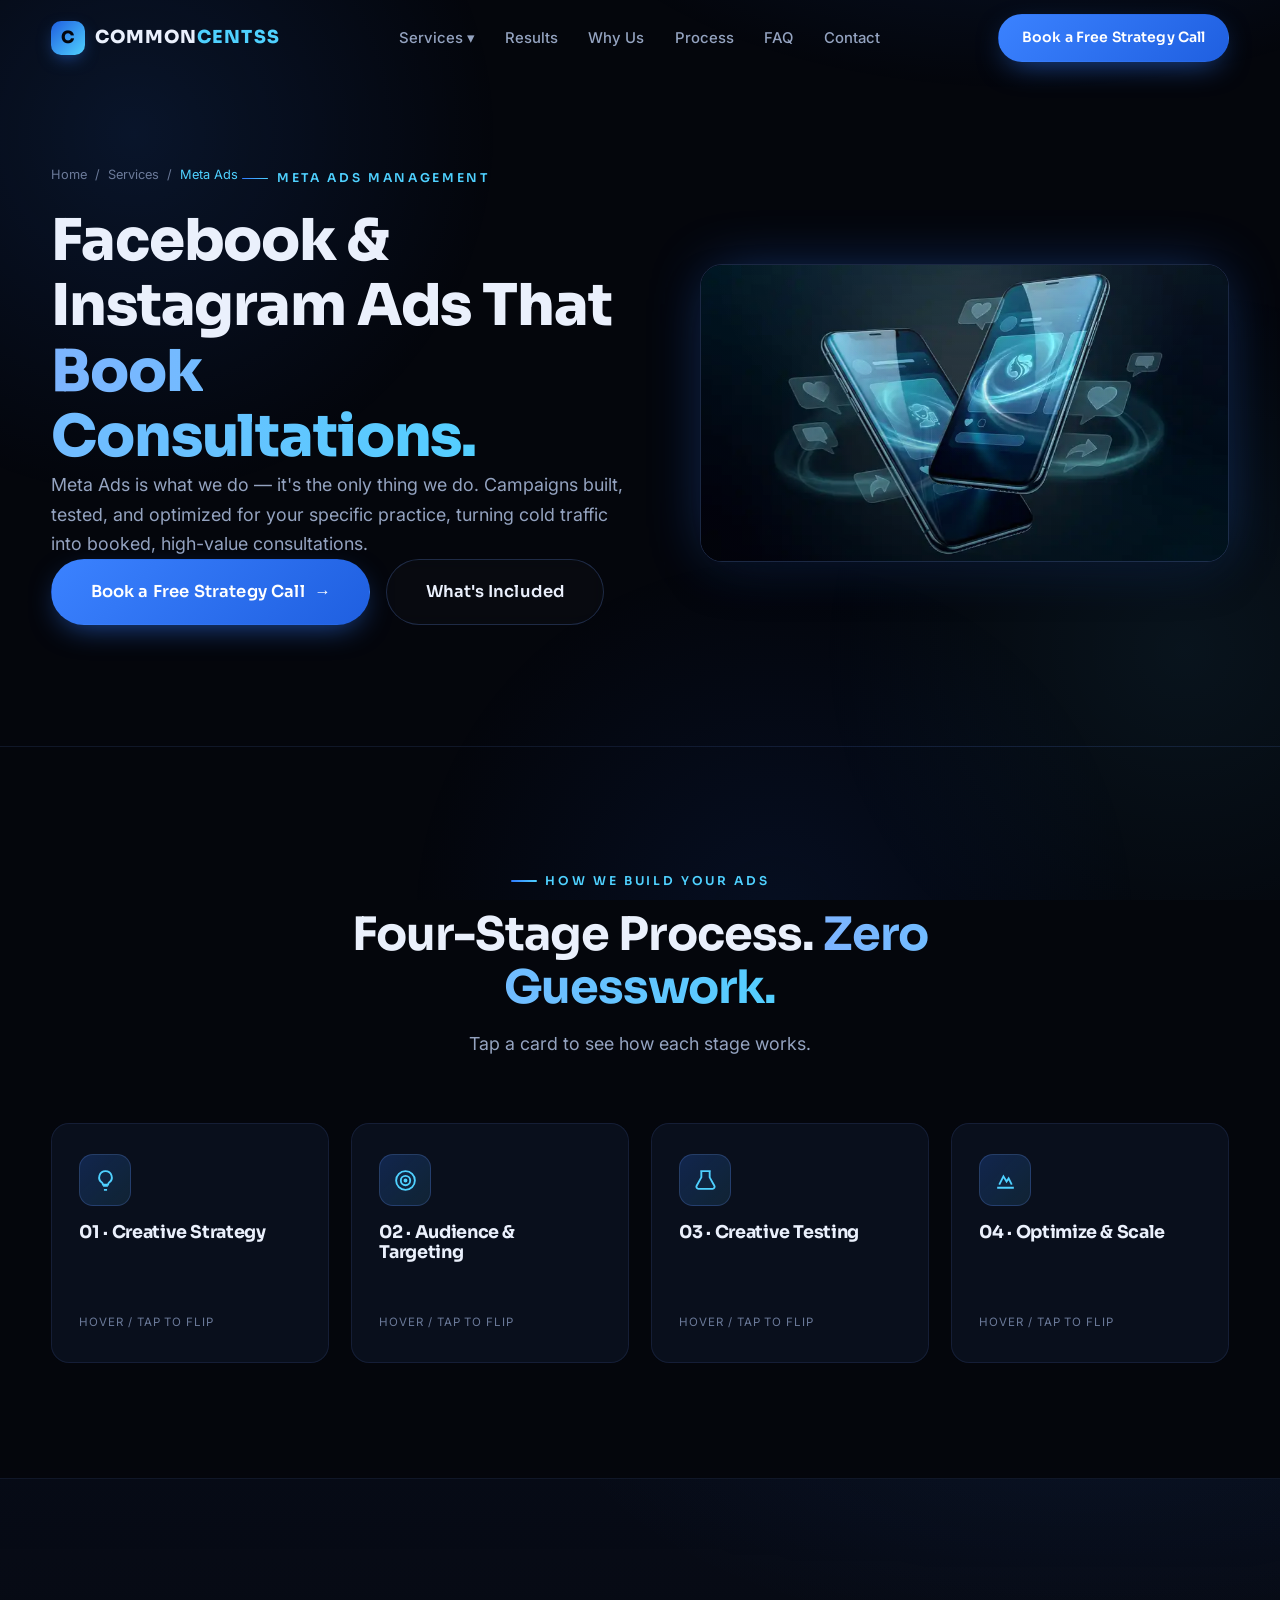
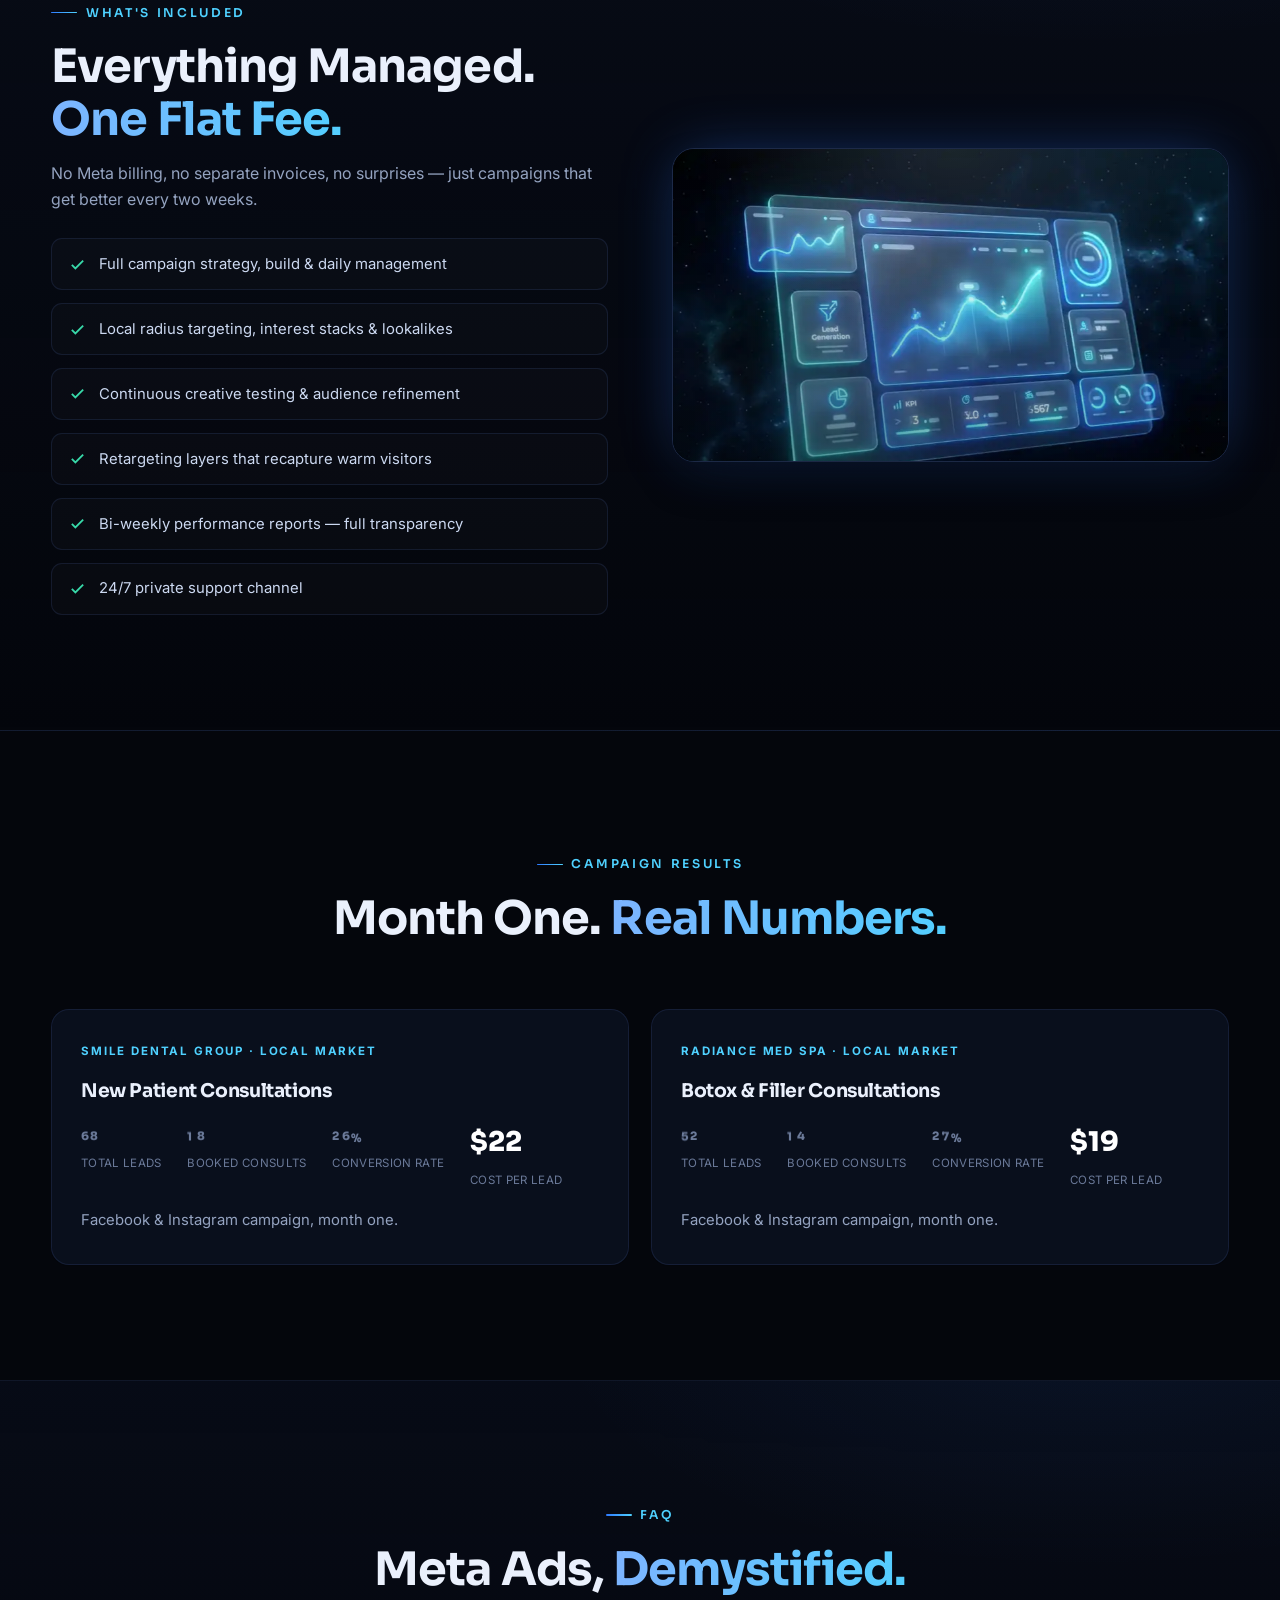
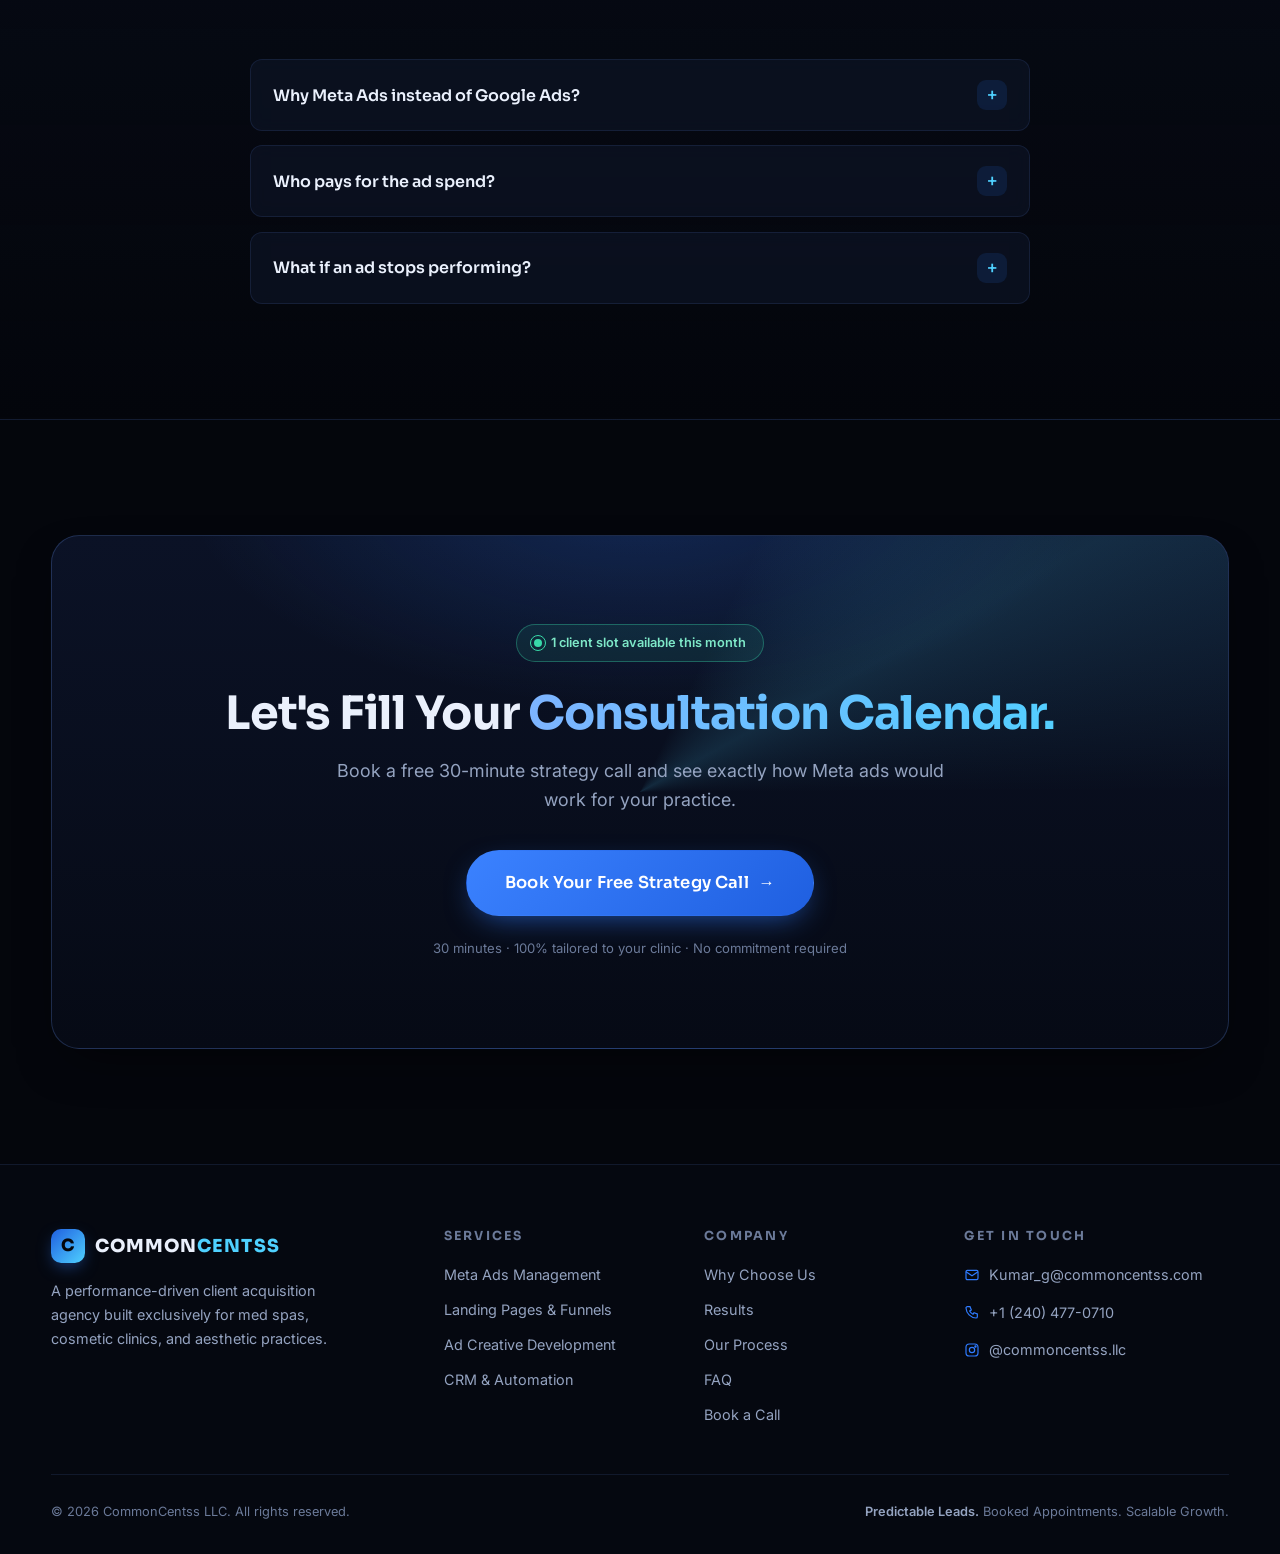
<file: services/meta-ads.html>
<!DOCTYPE html>
<html lang="en">
<head>
  <meta charset="UTF-8" />
  <meta name="viewport" content="width=device-width, initial-scale=1.0" />
  <title>Meta Ads Management for Med Spas &amp; Aesthetic Clinics — CommonCentss</title>
  <meta name="description" content="Fully managed Facebook & Instagram advertising for med spas, cosmetic clinics, and aesthetic practices. Local targeting, continuous creative testing, and transparent bi-weekly reporting." />
  <link rel="preconnect" href="https://fonts.googleapis.com" />
  <link rel="preconnect" href="https://fonts.gstatic.com" crossorigin />
  <link href="https://fonts.googleapis.com/css2?family=Inter:wght@400;500;600&family=Sora:wght@600;700;800&display=swap" rel="stylesheet" />
  <link rel="stylesheet" href="../css/style.css" />
  <link rel="icon" href="data:image/svg+xml,<svg xmlns='http://www.w3.org/2000/svg' viewBox='0 0 100 100'><rect width='100' height='100' rx='24' fill='%231f5fe0'/><text x='50' y='68' font-size='55' font-family='Arial' font-weight='bold' fill='white' text-anchor='middle'>C</text></svg>" />
  <noscript><style>.reveal{opacity:1 !important;transform:none !important}</style></noscript>
</head>
<body>

  <div class="scroll-progress" aria-hidden="true"></div>

  <header class="nav">
    <div class="container nav-inner">
      <a href="../index.html" class="logo" aria-label="CommonCentss home">
        <span class="logo-mark">C</span>
        <span>COMMON<b>CENTSS</b></span>
      </a>
      <nav aria-label="Primary">
        <ul class="nav-links">
          <li class="dropdown">
            <a href="../index.html#services">Services ▾</a>
            <div class="dropdown-menu">
              <a href="meta-ads.html">Meta Ads Management<small>Facebook &amp; Instagram, fully managed</small></a>
              <a href="landing-pages.html">Landing Pages &amp; Funnels<small>Built to convert cold traffic</small></a>
              <a href="ad-creative.html">Ad Creative Development<small>Scroll-stopping visuals &amp; copy</small></a>
              <a href="crm-automation.html">CRM &amp; Follow-Up Automation<small>No lead left behind</small></a>
            </div>
          </li>
          <li><a href="../index.html#results">Results</a></li>
          <li><a href="../index.html#why-us">Why Us</a></li>
          <li><a href="../index.html#process">Process</a></li>
          <li><a href="../index.html#faq">FAQ</a></li>
          <li><a href="../contact.html">Contact</a></li>
        </ul>
      </nav>
      <div class="nav-cta">
        <a href="../contact.html" class="btn btn-primary">Book a Free Strategy Call</a>
      </div>
      <button class="nav-toggle" aria-label="Menu" aria-expanded="false">
        <span></span><span></span><span></span>
      </button>
    </div>
  </header>

  <main>

    <!-- PAGE HERO -->
    <section class="page-hero">
      <div class="container page-hero-grid">
        <div>
          <div class="breadcrumb reveal"><a href="../index.html">Home</a> / <a href="../index.html#services">Services</a> / <span style="color:var(--cyan)">Meta Ads</span></div>
          <span class="eyebrow reveal" style="--rd:.05s">Meta Ads Management</span>
          <h1 class="display reveal" style="--rd:.1s;font-size:clamp(2.2rem,4.6vw,3.6rem)">Facebook &amp; Instagram Ads That <span class="grad-text">Book Consultations.</span></h1>
          <p class="lead reveal" style="--rd:.18s">Meta Ads is what we do — it's the only thing we do. Campaigns built, tested, and optimized for your specific practice, turning cold traffic into booked, high-value consultations.</p>
          <div class="hero-ctas reveal" style="--rd:.26s" >
            <a href="../contact.html" class="btn btn-primary btn-lg">Book a Free Strategy Call <span class="btn-arrow">→</span></a>
            <a href="#included" class="btn btn-ghost btn-lg">What's Included</a>
          </div>
        </div>
        <div class="reveal reveal-right" style="--rd:.2s">
          <div class="media-frame" data-tilt="6">
            <img class="plx-img" data-plx="0.1" src="../assets/img/meta-ads-phones.webp" alt="Social media ad campaigns for aesthetic clinics on mobile devices" loading="eager" />
          </div>
        </div>
      </div>
    </section>

    <!-- FOUR STAGE PROCESS -->
    <section class="band-deep">
      <div class="container">
        <div class="section-head center reveal">
          <span class="eyebrow">How We Build Your Ads</span>
          <h2 class="h2">Four-Stage Process. <span class="grad-text">Zero Guesswork.</span></h2>
          <p class="lead">Tap a card to see how each stage works.</p>
        </div>
        <div class="grid-4">
          <div class="flip-card reveal" tabindex="0" role="button" aria-label="Creative Strategy details">
            <div class="flip-inner">
              <div class="flip-face flip-front">
                <div class="card-ico"><svg viewBox="0 0 24 24" fill="none" stroke="currentColor" stroke-width="1.8"><path d="M9.7 17h4.6M10.5 21h3M12 3a6 6 0 0 0-3.5 10.9c.7.5 1 1.3 1 2.1h5c0-.8.3-1.6 1-2.1A6 6 0 0 0 12 3z"/></svg></div>
                <h3>01 · Creative Strategy</h3>
                <span class="flip-hint">Hover / tap to flip</span>
              </div>
              <div class="flip-face flip-back">
                <p>We study your procedure, your market, and your ideal patient. Every ad starts with a hook built to stop the scroll for <em>your</em> specific audience.</p>
              </div>
            </div>
          </div>
          <div class="flip-card reveal" style="--rd:.08s" tabindex="0" role="button" aria-label="Audience and Targeting details">
            <div class="flip-inner">
              <div class="flip-face flip-front">
                <div class="card-ico"><svg viewBox="0 0 24 24" fill="none" stroke="currentColor" stroke-width="1.8"><circle cx="12" cy="12" r="9"/><circle cx="12" cy="12" r="4.5"/><circle cx="12" cy="12" r="1"/></svg></div>
                <h3>02 · Audience &amp; Targeting</h3>
                <span class="flip-hint">Hover / tap to flip</span>
              </div>
              <div class="flip-face flip-back">
                <p>Local radius targeting around your practice. Interest stacks, lookalike audiences, and retargeting layers — your budget reaches people most likely to book.</p>
              </div>
            </div>
          </div>
          <div class="flip-card reveal" style="--rd:.16s" tabindex="0" role="button" aria-label="Creative Testing details">
            <div class="flip-inner">
              <div class="flip-face flip-front">
                <div class="card-ico"><svg viewBox="0 0 24 24" fill="none" stroke="currentColor" stroke-width="1.8"><path d="M8 3v6l-4.5 8A2 2 0 0 0 5.3 20h13.4a2 2 0 0 0 1.8-3L16 9V3M7 3h10"/></svg></div>
                <h3>03 · Creative Testing</h3>
                <span class="flip-hint">Hover / tap to flip</span>
              </div>
              <div class="flip-face flip-back">
                <p>Multiple ad variations launch simultaneously — headlines, visuals, formats. The data decides the winner, not gut feeling.</p>
              </div>
            </div>
          </div>
          <div class="flip-card reveal" style="--rd:.24s" tabindex="0" role="button" aria-label="Optimization and Scale details">
            <div class="flip-inner">
              <div class="flip-face flip-front">
                <div class="card-ico"><svg viewBox="0 0 24 24" fill="none" stroke="currentColor" stroke-width="1.8"><path d="M4 19h16M6 16l4-8 3 5 2-3 3 6"/></svg></div>
                <h3>04 · Optimize &amp; Scale</h3>
                <span class="flip-hint">Hover / tap to flip</span>
              </div>
              <div class="flip-face flip-back">
                <p>Underperformers cut fast. Winners scaled. Every two weeks you see exactly what moved, what didn't, and what's next.</p>
              </div>
            </div>
          </div>
        </div>
      </div>
    </section>

    <!-- INCLUDED -->
    <section id="included" class="band-raise">
      <div class="container feature-row">
        <div class="feature-copy reveal reveal-left">
          <span class="eyebrow">What's Included</span>
          <h2 class="h2">Everything Managed. <span class="grad-text">One Flat Fee.</span></h2>
          <p class="lead">No Meta billing, no separate invoices, no surprises — just campaigns that get better every two weeks.</p>
          <ul class="deliver-list">
            <li><svg viewBox="0 0 24 24" fill="none" stroke="currentColor" stroke-width="2.6"><path d="M4 12.5l5 5L20 6.5"/></svg>Full campaign strategy, build &amp; daily management</li>
            <li><svg viewBox="0 0 24 24" fill="none" stroke="currentColor" stroke-width="2.6"><path d="M4 12.5l5 5L20 6.5"/></svg>Local radius targeting, interest stacks &amp; lookalikes</li>
            <li><svg viewBox="0 0 24 24" fill="none" stroke="currentColor" stroke-width="2.6"><path d="M4 12.5l5 5L20 6.5"/></svg>Continuous creative testing &amp; audience refinement</li>
            <li><svg viewBox="0 0 24 24" fill="none" stroke="currentColor" stroke-width="2.6"><path d="M4 12.5l5 5L20 6.5"/></svg>Retargeting layers that recapture warm visitors</li>
            <li><svg viewBox="0 0 24 24" fill="none" stroke="currentColor" stroke-width="2.6"><path d="M4 12.5l5 5L20 6.5"/></svg>Bi-weekly performance reports — full transparency</li>
            <li><svg viewBox="0 0 24 24" fill="none" stroke="currentColor" stroke-width="2.6"><path d="M4 12.5l5 5L20 6.5"/></svg>24/7 private support channel</li>
          </ul>
        </div>
        <div class="reveal reveal-right">
          <div class="media-frame" data-tilt="6">
            <img class="plx-img" data-plx="0.1" src="../assets/img/dashboard.webp" alt="Marketing analytics dashboard with upward trending performance" loading="lazy" />
          </div>
        </div>
      </div>
    </section>

    <!-- RESULTS SNAPSHOT -->
    <section class="band-deep">
      <div class="container">
        <div class="section-head center reveal">
          <span class="eyebrow">Campaign Results</span>
          <h2 class="h2">Month One. <span class="grad-text">Real Numbers.</span></h2>
        </div>
        <div class="grid-2">
          <div class="card result-card reveal">
            <div class="result-top"><span class="result-kind">Smile Dental Group · Local Market</span></div>
            <h3>New Patient Consultations</h3>
            <div class="result-nums">
              <div><b data-count="68">0</b><span>TOTAL LEADS</span></div>
              <div><b data-count="18">0</b><span>BOOKED CONSULTS</span></div>
              <div><b data-count="26" data-suffix="%">0</b><span>CONVERSION RATE</span></div>
              <div><b>$22</b><span>COST PER LEAD</span></div>
            </div>
            <p>Facebook &amp; Instagram campaign, month one.</p>
          </div>
          <div class="card result-card reveal" style="--rd:.08s">
            <div class="result-top"><span class="result-kind">Radiance Med Spa · Local Market</span></div>
            <h3>Botox &amp; Filler Consultations</h3>
            <div class="result-nums">
              <div><b data-count="52">0</b><span>TOTAL LEADS</span></div>
              <div><b data-count="14">0</b><span>BOOKED CONSULTS</span></div>
              <div><b data-count="27" data-suffix="%">0</b><span>CONVERSION RATE</span></div>
              <div><b>$19</b><span>COST PER LEAD</span></div>
            </div>
            <p>Facebook &amp; Instagram campaign, month one.</p>
          </div>
        </div>
      </div>
    </section>

    <!-- MINI FAQ -->
    <section class="band-raise">
      <div class="container">
        <div class="section-head center reveal">
          <span class="eyebrow">FAQ</span>
          <h2 class="h2">Meta Ads, <span class="grad-text">Demystified.</span></h2>
        </div>
        <div class="faq-list reveal">
          <div class="faq-item">
            <button class="faq-q" aria-expanded="false">Why Meta Ads instead of Google Ads?<span class="faq-x">+</span></button>
            <div class="faq-a"><p>Aesthetic treatments are visual, aspirational purchases — exactly what Facebook and Instagram were built for. Meta's local targeting lets us reach high-intent patients within driving distance of your practice, at a cost per lead Google search rarely matches in this niche.</p></div>
          </div>
          <div class="faq-item">
            <button class="faq-q" aria-expanded="false">Who pays for the ad spend?<span class="faq-x">+</span></button>
            <div class="faq-a"><p>On our flagship offer, we do. You pay one flat monthly fee — ad spend included — and never touch Meta billing or juggle separate invoices.</p></div>
          </div>
          <div class="faq-item">
            <button class="faq-q" aria-expanded="false">What if an ad stops performing?<span class="faq-x">+</span></button>
            <div class="faq-a"><p>That's expected — ad fatigue is real. It's why we always run multiple variations, cut underperformers fast, and rotate fresh creative in continuously, so your results never depend on a single ad.</p></div>
          </div>
        </div>
      </div>
    </section>

    <!-- CTA -->
    <section class="cta-final band-deep">
      <div class="container">
        <div class="cta-panel reveal">
          <span class="slot-badge"><span class="pulse-dot"></span>1 client slot available this month</span>
          <h2 class="h2">Let's Fill Your <span class="grad-text">Consultation Calendar.</span></h2>
          <p class="lead">Book a free 30-minute strategy call and see exactly how Meta ads would work for your practice.</p>
          <a href="../contact.html" class="btn btn-primary btn-lg">Book Your Free Strategy Call <span class="btn-arrow">→</span></a>
          <p class="cta-sub">30 minutes · 100% tailored to your clinic · No commitment required</p>
        </div>
      </div>
    </section>

  </main>

  <footer>
    <div class="container">
      <div class="footer-grid">
        <div class="footer-brand">
          <a href="../index.html" class="logo"><span class="logo-mark">C</span><span>COMMON<b>CENTSS</b></span></a>
          <p>A performance-driven client acquisition agency built exclusively for med spas, cosmetic clinics, and aesthetic practices.</p>
        </div>
        <div class="footer-col">
          <h4>Services</h4>
          <ul>
            <li><a href="meta-ads.html">Meta Ads Management</a></li>
            <li><a href="landing-pages.html">Landing Pages &amp; Funnels</a></li>
            <li><a href="ad-creative.html">Ad Creative Development</a></li>
            <li><a href="crm-automation.html">CRM &amp; Automation</a></li>
          </ul>
        </div>
        <div class="footer-col">
          <h4>Company</h4>
          <ul>
            <li><a href="../index.html#why-us">Why Choose Us</a></li>
            <li><a href="../index.html#results">Results</a></li>
            <li><a href="../index.html#process">Our Process</a></li>
            <li><a href="../index.html#faq">FAQ</a></li>
            <li><a href="../contact.html">Book a Call</a></li>
          </ul>
        </div>
        <div class="footer-col">
          <h4>Get in Touch</h4>
          <ul>
            <li><a href="mailto:Kumar_g@commoncentss.com"><svg viewBox="0 0 24 24" fill="none" stroke="currentColor" stroke-width="1.8"><rect x="3" y="5" width="18" height="14" rx="2"/><path d="M3 7l9 6 9-6"/></svg>Kumar_g@commoncentss.com</a></li>
            <li><a href="tel:+12404770710"><svg viewBox="0 0 24 24" fill="none" stroke="currentColor" stroke-width="1.8"><path d="M5 4h4l2 5-2.5 1.5a11 11 0 0 0 5 5L15 13l5 2v4a2 2 0 0 1-2 2A16 16 0 0 1 3 6a2 2 0 0 1 2-2z"/></svg>+1 (240) 477-0710</a></li>
            <li><a href="https://www.instagram.com/commoncentss.llc" target="_blank" rel="noopener"><svg viewBox="0 0 24 24" fill="none" stroke="currentColor" stroke-width="1.8"><rect x="3" y="3" width="18" height="18" rx="5"/><circle cx="12" cy="12" r="4"/><circle cx="17.2" cy="6.8" r="0.9" fill="currentColor"/></svg>@commoncentss.llc</a></li>
          </ul>
        </div>
      </div>
      <div class="footer-bottom">
        <span>© <span id="year">2026</span> CommonCentss LLC. All rights reserved.</span>
        <span class="footer-tagline"><b>Predictable Leads.</b> Booked Appointments. Scalable Growth.</span>
      </div>
    </div>
  </footer>

  <button class="to-top" aria-label="Back to top"><svg viewBox="0 0 24 24" fill="none" stroke="currentColor" stroke-width="2.4"><path d="M12 19V5M5 12l7-7 7 7"/></svg></button>

  <script src="../js/main.js"></script>
</body>
</html>
</file>
<file: css/style.css>
/* ============================================================
   COMMONCENTSS — Global Stylesheet
   Dark navy / black premium theme · electric blue accents
   ============================================================ */

:root {
  --bg-0: #04060c;
  --bg-1: #070b14;
  --bg-2: #0a101f;
  --bg-3: #0e1628;
  --panel: rgba(14, 22, 40, 0.6);
  --line: rgba(90, 130, 210, 0.14);
  --line-strong: rgba(90, 130, 210, 0.28);
  --blue: #2f7bff;
  --cyan: #4fd1ff;
  --blue-soft: rgba(47, 123, 255, 0.12);
  --text: #eaf0fc;
  --muted: #94a3c0;
  --muted-2: #6b7a99;
  --success: #38d9a9;
  --radius: 18px;
  --radius-sm: 12px;
  --font-head: "Sora", sans-serif;
  --font-body: "Inter", sans-serif;
  --shadow-card: 0 20px 50px -20px rgba(0, 0, 0, 0.65);
  --shadow-glow: 0 0 60px -12px rgba(47, 123, 255, 0.45);
  --ease-out: cubic-bezier(0.22, 1, 0.36, 1);
}

* { margin: 0; padding: 0; box-sizing: border-box; }

html { scroll-behavior: smooth; }

body {
  font-family: var(--font-body);
  background: var(--bg-0);
  color: var(--text);
  line-height: 1.65;
  -webkit-font-smoothing: antialiased;
  overflow-x: hidden;
}

img { max-width: 100%; display: block; }
a { color: inherit; text-decoration: none; }
ul { list-style: none; }
button { font-family: inherit; cursor: pointer; }

::selection { background: rgba(47, 123, 255, 0.35); color: #fff; }

/* ---------- Typography ---------- */
h1, h2, h3, h4 {
  font-family: var(--font-head);
  font-weight: 700;
  line-height: 1.14;
  letter-spacing: -0.02em;
}

.display {
  font-size: clamp(2.5rem, 5.6vw, 4.4rem);
  font-weight: 800;
}

.h2 { font-size: clamp(1.9rem, 3.6vw, 3rem); }
.h3 { font-size: clamp(1.2rem, 2vw, 1.5rem); }

.lead {
  font-size: clamp(1.02rem, 1.4vw, 1.2rem);
  color: var(--muted);
  max-width: 640px;
}

.grad-text {
  background: linear-gradient(92deg, #7db4ff 0%, var(--cyan) 50%, var(--blue) 100%);
  -webkit-background-clip: text;
  background-clip: text;
  -webkit-text-fill-color: transparent;
  color: transparent;
}

.eyebrow {
  display: inline-flex;
  align-items: center;
  gap: 0.55rem;
  font-family: var(--font-head);
  font-size: 0.76rem;
  font-weight: 600;
  letter-spacing: 0.22em;
  text-transform: uppercase;
  color: var(--cyan);
  margin-bottom: 1.1rem;
}

.eyebrow::before {
  content: "";
  width: 26px;
  height: 1.5px;
  background: linear-gradient(90deg, var(--blue), var(--cyan));
  border-radius: 2px;
}

/* ---------- Layout ---------- */
.container {
  width: min(1180px, 92vw);
  margin-inline: auto;
}

section { position: relative; padding: clamp(4.5rem, 9vw, 8rem) 0; }

.section-head { max-width: 720px; margin-bottom: clamp(2.5rem, 5vw, 4rem); }
.section-head.center { margin-inline: auto; text-align: center; }
.section-head.center .lead { margin-inline: auto; }
.section-head .lead { margin-top: 1rem; }

/* Alternating rhythm bands */
.band-deep { background: var(--bg-0); }
.band-raise {
  background:
    radial-gradient(900px 420px at 85% -10%, rgba(47, 123, 255, 0.07), transparent 60%),
    linear-gradient(180deg, var(--bg-1), var(--bg-0));
  border-top: 1px solid var(--line);
  border-bottom: 1px solid var(--line);
}

/* ---------- Buttons ---------- */
.btn {
  position: relative;
  display: inline-flex;
  align-items: center;
  justify-content: center;
  gap: 0.6rem;
  padding: 0.95rem 1.9rem;
  border-radius: 999px;
  font-family: var(--font-head);
  font-size: 0.95rem;
  font-weight: 600;
  letter-spacing: 0.01em;
  border: 1px solid transparent;
  transition: transform 0.35s var(--ease-out), box-shadow 0.35s var(--ease-out),
    background 0.3s ease, border-color 0.3s ease, color 0.3s ease;
  white-space: nowrap;
}

.btn-primary {
  background: linear-gradient(135deg, #3b82ff 0%, #1f5fe0 100%);
  color: #fff;
  box-shadow: 0 10px 30px -10px rgba(47, 123, 255, 0.65);
}

.btn-primary:hover {
  transform: translateY(-3px);
  box-shadow: 0 18px 44px -12px rgba(47, 123, 255, 0.8);
}

.btn-primary .btn-arrow { transition: transform 0.3s var(--ease-out); }
.btn-primary:hover .btn-arrow { transform: translateX(4px); }

.btn-ghost {
  border-color: var(--line-strong);
  color: var(--text);
  background: rgba(255, 255, 255, 0.02);
  backdrop-filter: blur(6px);
}

.btn-ghost:hover {
  border-color: rgba(79, 209, 255, 0.55);
  color: var(--cyan);
  transform: translateY(-3px);
}

.btn-lg { padding: 1.15rem 2.4rem; font-size: 1.03rem; }

/* ---------- Navbar ---------- */
.nav {
  position: fixed;
  inset: 0 0 auto 0;
  z-index: 100;
  transition: background 0.4s ease, border-color 0.4s ease, box-shadow 0.4s ease;
  border-bottom: 1px solid transparent;
}

.nav.scrolled {
  background: rgba(5, 8, 15, 0.78);
  backdrop-filter: blur(18px);
  -webkit-backdrop-filter: blur(18px);
  border-bottom-color: var(--line);
  box-shadow: 0 12px 40px -20px rgba(0, 0, 0, 0.8);
}

.nav-inner {
  display: flex;
  align-items: center;
  justify-content: space-between;
  gap: 2rem;
  height: 76px;
}

.logo {
  font-family: var(--font-head);
  font-weight: 800;
  font-size: 1.12rem;
  letter-spacing: 0.06em;
  display: inline-flex;
  align-items: center;
  gap: 0.6rem;
}

.logo-mark {
  width: 34px;
  height: 34px;
  border-radius: 10px;
  display: grid;
  place-items: center;
  background: linear-gradient(135deg, #1f5fe0, #4fd1ff);
  color: #04060c;
  font-size: 1.05rem;
  font-weight: 800;
  box-shadow: 0 6px 18px -6px rgba(47, 123, 255, 0.7);
}

.logo span b { color: var(--cyan); font-weight: 800; }

.nav-links {
  display: flex;
  align-items: center;
  gap: 1.9rem;
  font-size: 0.93rem;
  font-weight: 500;
  color: var(--muted);
}

.nav-links > li { position: relative; }

.nav-links a { transition: color 0.25s ease; padding: 0.4rem 0; display: inline-block; }
.nav-links a:hover, .nav-links a.active { color: #fff; }

/* Dropdown */
.dropdown-menu {
  position: absolute;
  top: calc(100% + 10px);
  left: 50%;
  transform: translateX(-50%) translateY(8px);
  min-width: 250px;
  background: rgba(10, 16, 31, 0.96);
  backdrop-filter: blur(20px);
  border: 1px solid var(--line-strong);
  border-radius: 14px;
  padding: 0.5rem;
  opacity: 0;
  visibility: hidden;
  transition: opacity 0.25s ease, transform 0.25s var(--ease-out), visibility 0.25s;
  box-shadow: var(--shadow-card);
}

.dropdown:hover .dropdown-menu,
.dropdown:focus-within .dropdown-menu {
  opacity: 1;
  visibility: visible;
  transform: translateX(-50%) translateY(0);
}

.dropdown-menu a {
  display: block;
  padding: 0.65rem 0.9rem !important;
  border-radius: 9px;
  font-size: 0.9rem;
}

.dropdown-menu a:hover { background: var(--blue-soft); color: var(--cyan); }
.dropdown-menu a small { display: block; color: var(--muted-2); font-size: 0.76rem; font-weight: 400; }

.nav-cta { flex-shrink: 0; }
.nav-cta .btn { padding: 0.7rem 1.4rem; font-size: 0.88rem; }

/* Mobile nav */
.nav-toggle {
  display: none;
  background: none;
  border: 0;
  width: 42px;
  height: 42px;
  position: relative;
  z-index: 110;
}

.nav-toggle span {
  display: block;
  width: 22px;
  height: 2px;
  background: #fff;
  margin: 5px auto;
  border-radius: 2px;
  transition: transform 0.3s var(--ease-out), opacity 0.3s;
}

.nav-toggle.open span:nth-child(1) { transform: translateY(7px) rotate(45deg); }
.nav-toggle.open span:nth-child(2) { opacity: 0; }
.nav-toggle.open span:nth-child(3) { transform: translateY(-7px) rotate(-45deg); }

/* ---------- Hero ---------- */
.hero {
  min-height: 100svh;
  display: flex;
  align-items: center;
  padding: 8.5rem 0 5rem;
  overflow: hidden;
}

#hero-canvas {
  position: absolute;
  inset: 0;
  width: 100%;
  height: 100%;
  pointer-events: none;
}

.hero::after {
  content: "";
  position: absolute;
  inset: auto 0 0 0;
  height: 220px;
  background: linear-gradient(180deg, transparent, var(--bg-0));
  pointer-events: none;
}

.hero-glow {
  position: absolute;
  width: 900px;
  height: 900px;
  top: -350px;
  right: -250px;
  background: radial-gradient(circle, rgba(47, 123, 255, 0.16), transparent 62%);
  filter: blur(10px);
  pointer-events: none;
}

.hero-grid {
  position: relative;
  z-index: 2;
  display: grid;
  grid-template-columns: 1.05fr 0.95fr;
  align-items: center;
  gap: clamp(2.5rem, 5vw, 5rem);
}

.hero-badge {
  display: inline-flex;
  align-items: center;
  gap: 0.55rem;
  border: 1px solid var(--line-strong);
  background: rgba(47, 123, 255, 0.07);
  border-radius: 999px;
  padding: 0.45rem 1.05rem;
  font-size: 0.8rem;
  font-weight: 500;
  color: #bcd2ff;
  margin-bottom: 1.6rem;
  backdrop-filter: blur(6px);
}

.pulse-dot {
  width: 8px;
  height: 8px;
  border-radius: 50%;
  background: var(--success);
  position: relative;
}

.pulse-dot::after {
  content: "";
  position: absolute;
  inset: -4px;
  border-radius: 50%;
  border: 1.5px solid var(--success);
  animation: pulse 1.8s ease-out infinite;
}

@keyframes pulse {
  from { transform: scale(0.6); opacity: 1; }
  to { transform: scale(1.8); opacity: 0; }
}

.hero h1 { margin-bottom: 1.4rem; }
.hero .lead { margin-bottom: 2.4rem; }

.hero-ctas { display: flex; gap: 1rem; flex-wrap: wrap; margin-bottom: 2.6rem; }

.hero-mini-stats {
  display: flex;
  gap: 2.4rem;
  flex-wrap: wrap;
}

.hero-mini-stats div strong {
  display: block;
  font-family: var(--font-head);
  font-size: 1.45rem;
  font-weight: 700;
  color: #fff;
}

.hero-mini-stats div span { font-size: 0.82rem; color: var(--muted-2); }

/* Hero visual — live lead dashboard */
.hero-visual { position: relative; perspective: 1200px; }

.dash-card {
  position: relative;
  background: linear-gradient(165deg, rgba(19, 30, 55, 0.92), rgba(8, 13, 26, 0.94));
  border: 1px solid var(--line-strong);
  border-radius: 22px;
  padding: 1.6rem;
  box-shadow: var(--shadow-card), var(--shadow-glow);
  transform-style: preserve-3d;
  transition: transform 0.25s ease-out;
  will-change: transform;
}

.dash-head {
  display: flex;
  align-items: center;
  justify-content: space-between;
  margin-bottom: 1.3rem;
}

.dash-head .dash-title {
  font-family: var(--font-head);
  font-size: 0.86rem;
  font-weight: 600;
  color: #cfe0ff;
  display: flex;
  align-items: center;
  gap: 0.5rem;
}

.dash-live {
  font-size: 0.68rem;
  font-weight: 700;
  letter-spacing: 0.14em;
  color: var(--success);
  display: inline-flex;
  align-items: center;
  gap: 0.4rem;
}

.dash-metrics {
  display: grid;
  grid-template-columns: repeat(3, 1fr);
  gap: 0.8rem;
  margin-bottom: 1.3rem;
}

.dash-metric {
  background: rgba(255, 255, 255, 0.03);
  border: 1px solid var(--line);
  border-radius: 13px;
  padding: 0.85rem 0.9rem;
}

.dash-metric b {
  display: block;
  font-family: var(--font-head);
  font-size: clamp(1.15rem, 1.8vw, 1.5rem);
  color: #fff;
}

.dash-metric span { font-size: 0.68rem; color: var(--muted-2); letter-spacing: 0.04em; }
.dash-metric.accent b { color: var(--cyan); }

.dash-chart { position: relative; height: 130px; margin-bottom: 1.15rem; }
.dash-chart svg { width: 100%; height: 100%; overflow: visible; }

.chart-line {
  fill: none;
  stroke: url(#chartGrad);
  stroke-width: 2.5;
  stroke-linecap: round;
  stroke-dasharray: 600;
  stroke-dashoffset: 600;
  animation: drawline 2.6s var(--ease-out) 0.5s forwards;
}

.chart-fill { fill: url(#chartFill); opacity: 0; animation: fadein 1.2s ease 1.6s forwards; }

@keyframes drawline { to { stroke-dashoffset: 0; } }
@keyframes fadein { to { opacity: 1; } }

.dash-feed { display: grid; gap: 0.55rem; min-height: 118px; }

.feed-item {
  display: flex;
  align-items: center;
  gap: 0.75rem;
  background: rgba(255, 255, 255, 0.025);
  border: 1px solid var(--line);
  border-radius: 11px;
  padding: 0.6rem 0.85rem;
  font-size: 0.8rem;
  color: #c3d2ee;
  opacity: 0;
  transform: translateY(8px);
  animation: feedin 0.5s var(--ease-out) forwards;
}

@keyframes feedin { to { opacity: 1; transform: translateY(0); } }

.feed-item .feed-ico {
  width: 30px;
  height: 30px;
  border-radius: 9px;
  flex-shrink: 0;
  display: grid;
  place-items: center;
  background: var(--blue-soft);
  color: var(--cyan);
  font-size: 0.85rem;
}

.feed-item small { margin-left: auto; color: var(--muted-2); font-size: 0.68rem; white-space: nowrap; }

/* floating chips around dashboard */
.float-chip {
  position: absolute;
  z-index: 3;
  background: rgba(12, 19, 36, 0.92);
  border: 1px solid var(--line-strong);
  backdrop-filter: blur(10px);
  border-radius: 14px;
  padding: 0.7rem 1rem;
  font-size: 0.78rem;
  font-weight: 600;
  color: #d9e6ff;
  box-shadow: var(--shadow-card);
  display: flex;
  align-items: center;
  gap: 0.55rem;
  animation: floaty 6s ease-in-out infinite;
}

.float-chip b { color: var(--cyan); font-family: var(--font-head); }
.chip-tl { top: -22px; left: -30px; animation-delay: 0s; }
.chip-br { bottom: -20px; right: -24px; animation-delay: -3s; }

@keyframes floaty {
  0%, 100% { transform: translateY(0); }
  50% { transform: translateY(-12px); }
}

/* ---------- Trust strip ---------- */
.trust { padding: 3.2rem 0; border-top: 1px solid var(--line); border-bottom: 1px solid var(--line); background: var(--bg-1); overflow: hidden; }

.trust-label {
  text-align: center;
  font-size: 0.75rem;
  font-weight: 600;
  letter-spacing: 0.24em;
  text-transform: uppercase;
  color: var(--muted-2);
  margin-bottom: 1.6rem;
}

.marquee { position: relative; overflow: hidden; -webkit-mask-image: linear-gradient(90deg, transparent, #000 12%, #000 88%, transparent); mask-image: linear-gradient(90deg, transparent, #000 12%, #000 88%, transparent); }

.marquee-track {
  display: flex;
  gap: 3.5rem;
  width: max-content;
  animation: marquee 30s linear infinite;
}

.marquee:hover .marquee-track { animation-play-state: paused; }

@keyframes marquee { to { transform: translateX(-50%); } }

.marquee-item {
  display: inline-flex;
  align-items: center;
  gap: 0.7rem;
  font-family: var(--font-head);
  font-size: 1.02rem;
  font-weight: 600;
  color: #7e90b5;
  white-space: nowrap;
}

.marquee-item svg { width: 20px; height: 20px; color: var(--blue); opacity: 0.85; }

/* ---------- Stats band ---------- */
.stats-band {
  display: grid;
  grid-template-columns: repeat(4, 1fr);
  gap: 1rem;
}

.stat-cell {
  text-align: center;
  padding: 2.1rem 1rem;
  border-radius: var(--radius);
  background: var(--panel);
  border: 1px solid var(--line);
  backdrop-filter: blur(8px);
  transition: transform 0.4s var(--ease-out), border-color 0.4s ease, box-shadow 0.4s ease;
}

.stat-cell:hover {
  transform: translateY(-6px);
  border-color: rgba(79, 209, 255, 0.4);
  box-shadow: var(--shadow-glow);
}

.stat-cell b {
  display: block;
  font-family: var(--font-head);
  font-size: clamp(2rem, 4vw, 2.9rem);
  font-weight: 800;
  background: linear-gradient(180deg, #fff 20%, #9cc4ff);
  -webkit-background-clip: text;
  background-clip: text;
  -webkit-text-fill-color: transparent;
}

.stat-cell span { font-size: 0.85rem; color: var(--muted); }

/* ---------- Cards / services ---------- */
.grid-2 { display: grid; grid-template-columns: repeat(2, 1fr); gap: 1.4rem; }
.grid-3 { display: grid; grid-template-columns: repeat(3, 1fr); gap: 1.4rem; }
.grid-4 { display: grid; grid-template-columns: repeat(4, 1fr); gap: 1.4rem; }

.card {
  position: relative;
  background: var(--panel);
  border: 1px solid var(--line);
  border-radius: var(--radius);
  padding: 2rem 1.8rem;
  backdrop-filter: blur(8px);
  transition: transform 0.45s var(--ease-out), border-color 0.4s ease, box-shadow 0.45s ease;
  overflow: hidden;
}

.card::before {
  content: "";
  position: absolute;
  inset: 0;
  background: radial-gradient(420px 200px at var(--mx, 50%) var(--my, 0%), rgba(79, 209, 255, 0.09), transparent 60%);
  opacity: 0;
  transition: opacity 0.4s ease;
  pointer-events: none;
}

.card:hover::before { opacity: 1; }

.card:hover {
  transform: translateY(-7px);
  border-color: rgba(79, 209, 255, 0.35);
  box-shadow: var(--shadow-card);
}

.card-3d { transform-style: preserve-3d; will-change: transform; }

.card-ico {
  width: 52px;
  height: 52px;
  border-radius: 14px;
  display: grid;
  place-items: center;
  background: linear-gradient(135deg, rgba(47, 123, 255, 0.22), rgba(79, 209, 255, 0.1));
  border: 1px solid var(--line-strong);
  color: var(--cyan);
  margin-bottom: 1.25rem;
}

.card-ico svg { width: 25px; height: 25px; }

.card h3 { margin-bottom: 0.7rem; font-size: 1.18rem; }
.card p { color: var(--muted); font-size: 0.93rem; }

.card-link {
  display: inline-flex;
  align-items: center;
  gap: 0.45rem;
  margin-top: 1.25rem;
  font-family: var(--font-head);
  font-size: 0.86rem;
  font-weight: 600;
  color: var(--cyan);
}

.card-link svg { width: 15px; height: 15px; transition: transform 0.3s var(--ease-out); }
.card:hover .card-link svg { transform: translateX(4px); }

.service-tags { display: flex; flex-wrap: wrap; gap: 0.45rem; margin-top: 1.1rem; }

.tag {
  font-size: 0.7rem;
  font-weight: 600;
  letter-spacing: 0.03em;
  color: #a9c3f5;
  background: rgba(47, 123, 255, 0.09);
  border: 1px solid var(--line);
  border-radius: 999px;
  padding: 0.28rem 0.75rem;
}

/* ---------- Why us / comparison ---------- */
.why-grid {
  display: grid;
  grid-template-columns: 1fr 1.1fr;
  gap: clamp(2.5rem, 5vw, 4.5rem);
  align-items: center;
}

.check-list { display: grid; gap: 1.05rem; margin-top: 1.9rem; }

.check-list li { display: flex; gap: 0.9rem; align-items: flex-start; }

.check-list .check {
  flex-shrink: 0;
  width: 26px;
  height: 26px;
  margin-top: 0.15rem;
  border-radius: 8px;
  display: grid;
  place-items: center;
  background: rgba(56, 217, 169, 0.12);
  border: 1px solid rgba(56, 217, 169, 0.3);
  color: var(--success);
}

.check-list .check svg { width: 14px; height: 14px; }
.check-list b { display: block; font-family: var(--font-head); font-size: 0.98rem; font-weight: 600; }
.check-list p { color: var(--muted); font-size: 0.88rem; }

.versus {
  border: 1px solid var(--line-strong);
  border-radius: var(--radius);
  overflow: hidden;
  background: var(--panel);
  backdrop-filter: blur(8px);
  box-shadow: var(--shadow-card);
}

.versus-head {
  display: grid;
  grid-template-columns: 1fr 1fr;
  font-family: var(--font-head);
  font-size: 0.85rem;
  font-weight: 700;
  text-align: center;
  border-bottom: 1px solid var(--line-strong);
}

.versus-head div { padding: 1rem; }
.versus-head .vh-them { color: var(--muted-2); background: rgba(255, 255, 255, 0.015); }
.versus-head .vh-us { color: var(--cyan); background: rgba(47, 123, 255, 0.1); }

.versus-row {
  display: grid;
  grid-template-columns: 1fr 1fr;
  border-bottom: 1px solid var(--line);
  font-size: 0.86rem;
}

.versus-row:last-child { border-bottom: 0; }

.versus-row div { padding: 0.95rem 1.2rem; display: flex; align-items: center; gap: 0.6rem; }

.versus-row .v-them { color: var(--muted-2); }
.versus-row .v-us { color: #d7e4ff; background: rgba(47, 123, 255, 0.05); font-weight: 500; }

.versus-row svg { width: 15px; height: 15px; flex-shrink: 0; }
.versus-row .v-them svg { color: #e0526e; }
.versus-row .v-us svg { color: var(--success); }

/* ---------- Results / testimonials ---------- */
.result-card .result-top {
  display: flex;
  justify-content: space-between;
  align-items: center;
  margin-bottom: 1.2rem;
}

.result-card .result-kind {
  font-size: 0.72rem;
  font-weight: 700;
  letter-spacing: 0.16em;
  text-transform: uppercase;
  color: var(--cyan);
}

.result-nums { display: flex; gap: 1.6rem; margin: 1.2rem 0 1rem; flex-wrap: wrap; }

.result-nums div b {
  display: block;
  font-family: var(--font-head);
  font-size: 1.7rem;
  font-weight: 800;
  color: #fff;
}

.result-nums div span { font-size: 0.72rem; color: var(--muted-2); letter-spacing: 0.03em; }

.quote-card { display: flex; flex-direction: column; }

.quote-mark { font-family: var(--font-head); font-size: 3rem; line-height: 1; color: var(--blue); opacity: 0.7; margin-bottom: 0.4rem; }

.quote-card blockquote { color: #cdd9f2; font-size: 0.95rem; flex: 1; }

.quote-who { margin-top: 1.4rem; display: flex; align-items: center; gap: 0.85rem; }

.quote-who .avatar {
  width: 42px;
  height: 42px;
  border-radius: 50%;
  flex-shrink: 0;
  display: grid;
  place-items: center;
  font-family: var(--font-head);
  font-weight: 700;
  font-size: 0.9rem;
  color: #fff;
  background: linear-gradient(135deg, #2f7bff, #153a80);
}

.quote-who b { display: block; font-size: 0.9rem; font-family: var(--font-head); }
.quote-who span { font-size: 0.76rem; color: var(--muted-2); }

.stars { color: #ffc94d; font-size: 0.8rem; letter-spacing: 0.15em; margin-bottom: 0.8rem; }

/* ---------- Process timeline ---------- */
.process { position: relative; }

.process-track {
  position: relative;
  display: grid;
  grid-template-columns: repeat(4, 1fr);
  gap: 1.4rem;
}

.process-line {
  position: absolute;
  top: 34px;
  left: 8%;
  right: 8%;
  height: 2px;
  background: var(--line-strong);
  z-index: 0;
}

.process-line-fill {
  position: absolute;
  inset: 0 auto 0 0;
  width: 0%;
  background: linear-gradient(90deg, var(--blue), var(--cyan));
  box-shadow: 0 0 14px rgba(79, 209, 255, 0.8);
  transition: width 1.6s var(--ease-out);
}

.process.inview .process-line-fill { width: 100%; }

.step { position: relative; z-index: 1; text-align: center; padding: 0 0.6rem; }

.step-dot {
  width: 68px;
  height: 68px;
  margin: 0 auto 1.4rem;
  border-radius: 50%;
  display: grid;
  place-items: center;
  font-family: var(--font-head);
  font-weight: 800;
  font-size: 1.15rem;
  color: var(--cyan);
  background: var(--bg-2);
  border: 1.5px solid var(--line-strong);
  box-shadow: 0 0 0 8px var(--bg-0);
  transition: transform 0.45s var(--ease-out), border-color 0.4s, color 0.4s, box-shadow 0.45s;
}

.step:hover .step-dot {
  transform: translateY(-6px) scale(1.06);
  border-color: var(--cyan);
  box-shadow: 0 0 0 8px var(--bg-0), 0 0 34px rgba(79, 209, 255, 0.55);
}

.step h3 { font-size: 1.02rem; margin-bottom: 0.5rem; }
.step p { font-size: 0.85rem; color: var(--muted); }

.step-eta {
  display: inline-block;
  margin-top: 0.8rem;
  font-size: 0.68rem;
  font-weight: 700;
  letter-spacing: 0.12em;
  text-transform: uppercase;
  color: var(--cyan);
  background: var(--blue-soft);
  border: 1px solid var(--line);
  padding: 0.28rem 0.7rem;
  border-radius: 999px;
}

/* ---------- FAQ ---------- */
.faq-list { max-width: 780px; margin-inline: auto; display: grid; gap: 0.9rem; }

.faq-item {
  border: 1px solid var(--line);
  border-radius: var(--radius-sm);
  background: var(--panel);
  backdrop-filter: blur(8px);
  overflow: hidden;
  transition: border-color 0.3s ease;
}

.faq-item.open { border-color: rgba(79, 209, 255, 0.4); }

.faq-q {
  width: 100%;
  background: none;
  border: 0;
  color: var(--text);
  font-family: var(--font-head);
  font-size: 1rem;
  font-weight: 600;
  text-align: left;
  padding: 1.25rem 1.4rem;
  display: flex;
  justify-content: space-between;
  align-items: center;
  gap: 1rem;
}

.faq-q .faq-x {
  flex-shrink: 0;
  width: 30px;
  height: 30px;
  border-radius: 9px;
  display: grid;
  place-items: center;
  background: var(--blue-soft);
  color: var(--cyan);
  transition: transform 0.4s var(--ease-out), background 0.3s;
  font-size: 1.1rem;
  font-weight: 500;
}

.faq-item.open .faq-x { transform: rotate(45deg); background: rgba(79, 209, 255, 0.2); }

.faq-a {
  max-height: 0;
  overflow: hidden;
  transition: max-height 0.5s var(--ease-out);
}

.faq-a p { padding: 0 1.4rem 1.3rem; color: var(--muted); font-size: 0.92rem; }

/* ---------- CTA final ---------- */
.cta-final { overflow: hidden; }

.cta-panel {
  position: relative;
  text-align: center;
  padding: clamp(3.2rem, 7vw, 5.5rem) clamp(1.5rem, 5vw, 4rem);
  border-radius: 28px;
  border: 1px solid var(--line-strong);
  background:
    radial-gradient(700px 340px at 50% -10%, rgba(47, 123, 255, 0.22), transparent 65%),
    linear-gradient(180deg, #0b1226, #060a15);
  overflow: hidden;
  box-shadow: var(--shadow-card);
}

.cta-panel::before {
  content: "";
  position: absolute;
  inset: -60% -20%;
  background: conic-gradient(from 90deg at 50% 50%, transparent 82%, rgba(79, 209, 255, 0.14) 92%, transparent);
  animation: spin 14s linear infinite;
  pointer-events: none;
}

@keyframes spin { to { transform: rotate(1turn); } }

.cta-panel > * { position: relative; }

.cta-panel h2 { margin-bottom: 1rem; }
.cta-panel .lead { margin: 0 auto 2.2rem; }

.slot-badge {
  display: inline-flex;
  align-items: center;
  gap: 0.55rem;
  background: rgba(56, 217, 169, 0.09);
  border: 1px solid rgba(56, 217, 169, 0.35);
  color: #7ee8c8;
  font-size: 0.8rem;
  font-weight: 600;
  border-radius: 999px;
  padding: 0.45rem 1.1rem;
  margin-bottom: 1.6rem;
}

.cta-sub { margin-top: 1.4rem; font-size: 0.82rem; color: var(--muted-2); }

/* ---------- Footer ---------- */
footer {
  border-top: 1px solid var(--line);
  background: var(--bg-1);
  padding: 4rem 0 2rem;
}

.footer-grid {
  display: grid;
  grid-template-columns: 1.6fr 1fr 1fr 1.2fr;
  gap: 2.5rem;
  margin-bottom: 3rem;
}

.footer-brand p { color: var(--muted); font-size: 0.9rem; margin-top: 1rem; max-width: 300px; }

.footer-col h4 {
  font-size: 0.78rem;
  font-weight: 700;
  letter-spacing: 0.18em;
  text-transform: uppercase;
  color: var(--muted-2);
  margin-bottom: 1.2rem;
}

.footer-col ul { display: grid; gap: 0.7rem; font-size: 0.9rem; color: var(--muted); }
.footer-col a { transition: color 0.25s; display: inline-flex; align-items: center; gap: 0.55rem; }
.footer-col a:hover { color: var(--cyan); }
.footer-col svg { width: 16px; height: 16px; color: var(--blue); flex-shrink: 0; }

.footer-bottom {
  border-top: 1px solid var(--line);
  padding-top: 1.6rem;
  display: flex;
  justify-content: space-between;
  align-items: center;
  gap: 1rem;
  flex-wrap: wrap;
  font-size: 0.8rem;
  color: var(--muted-2);
}

.footer-tagline { color: var(--muted-2); }
.footer-tagline b { color: var(--muted); font-weight: 600; }

/* ---------- Scroll reveal ---------- */
.reveal {
  opacity: 0;
  transform: translateY(34px);
  transition: opacity 0.9s var(--ease-out), transform 0.9s var(--ease-out);
  transition-delay: var(--rd, 0s);
}

.reveal.in { opacity: 1; transform: none; }

.reveal-left { transform: translateX(-40px); }
.reveal-right { transform: translateX(40px); }
.reveal-left.in, .reveal-right.in { transform: none; }

/* ---------- Service page specifics ---------- */
.page-hero {
  padding: 10rem 0 5rem;
  position: relative;
  overflow: hidden;
  background:
    radial-gradient(800px 400px at 80% -20%, rgba(47, 123, 255, 0.13), transparent 60%),
    var(--bg-0);
  border-bottom: 1px solid var(--line);
}

.page-hero .breadcrumb {
  font-size: 0.8rem;
  color: var(--muted-2);
  margin-bottom: 1.4rem;
  display: inline-flex;
  gap: 0.5rem;
  align-items: center;
}

.page-hero .breadcrumb a:hover { color: var(--cyan); }

.page-hero-grid {
  display: grid;
  grid-template-columns: 1.05fr 0.95fr;
  gap: clamp(2.5rem, 5vw, 4.5rem);
  align-items: center;
}

.media-frame {
  position: relative;
  border-radius: 22px;
  overflow: hidden;
  border: 1px solid var(--line-strong);
  box-shadow: var(--shadow-card), var(--shadow-glow);
  transform-style: preserve-3d;
  will-change: transform;
  transition: transform 0.25s ease-out;
}

.media-frame::after {
  content: "";
  position: absolute;
  inset: 0;
  background: linear-gradient(200deg, rgba(79, 209, 255, 0.09), transparent 40%, rgba(4, 6, 12, 0.45));
  pointer-events: none;
}

.media-frame img { width: 100%; aspect-ratio: 16/9; object-fit: cover; }

.feature-row {
  display: grid;
  grid-template-columns: 1fr 1fr;
  gap: clamp(2.5rem, 5vw, 5rem);
  align-items: center;
}

.feature-row.flip .feature-copy { order: 2; }
.feature-row .lead { margin-top: 0.9rem; font-size: 1rem; }

.num-badge {
  font-family: var(--font-head);
  font-size: 0.8rem;
  font-weight: 800;
  color: var(--cyan);
  background: var(--blue-soft);
  border: 1px solid var(--line-strong);
  width: 44px;
  height: 44px;
  border-radius: 12px;
  display: grid;
  place-items: center;
  margin-bottom: 1.2rem;
}

/* 3D flip cards */
.flip-card { perspective: 1100px; min-height: 240px; cursor: pointer; }

.flip-inner {
  position: relative;
  width: 100%;
  height: 100%;
  min-height: inherit;
  transform-style: preserve-3d;
  transition: transform 0.8s var(--ease-out);
}

.flip-card.flipped .flip-inner, .flip-card:hover .flip-inner { transform: rotateY(180deg); }

.flip-face {
  position: absolute;
  inset: 0;
  backface-visibility: hidden;
  -webkit-backface-visibility: hidden;
  border-radius: var(--radius);
  border: 1px solid var(--line);
  padding: 1.9rem 1.7rem;
  display: flex;
  flex-direction: column;
  justify-content: center;
  background: var(--panel);
  backdrop-filter: blur(8px);
}

.flip-front .card-ico { margin-bottom: 1rem; }
.flip-front h3 { font-size: 1.1rem; }
.flip-front .flip-hint { margin-top: auto; padding-top: 1rem; font-size: 0.72rem; color: var(--muted-2); letter-spacing: 0.08em; text-transform: uppercase; }

.flip-back {
  transform: rotateY(180deg);
  background: linear-gradient(165deg, rgba(31, 95, 224, 0.25), rgba(8, 13, 26, 0.95));
  border-color: rgba(79, 209, 255, 0.4);
}

.flip-back p { color: #d5e2fb; font-size: 0.9rem; }

/* Deliverables list */
.deliver-list { display: grid; gap: 0.8rem; margin-top: 1.6rem; }

.deliver-list li {
  display: flex;
  align-items: center;
  gap: 0.8rem;
  font-size: 0.93rem;
  color: #ccd9f1;
  background: rgba(255, 255, 255, 0.02);
  border: 1px solid var(--line);
  border-radius: 11px;
  padding: 0.8rem 1.05rem;
  transition: transform 0.3s var(--ease-out), border-color 0.3s;
}

.deliver-list li:hover { transform: translateX(6px); border-color: rgba(79, 209, 255, 0.35); }
.deliver-list svg { width: 17px; height: 17px; color: var(--success); flex-shrink: 0; }

/* ---------- Contact page ---------- */
.contact-grid { display: grid; grid-template-columns: 1fr 1fr; gap: clamp(2.5rem, 5vw, 4rem); align-items: start; }

.contact-card { padding: 2.2rem; }

.form-grid { display: grid; gap: 1.1rem; }

.form-field label {
  display: block;
  font-size: 0.8rem;
  font-weight: 600;
  color: var(--muted);
  margin-bottom: 0.45rem;
  font-family: var(--font-head);
}

.form-field input, .form-field select, .form-field textarea {
  width: 100%;
  background: rgba(255, 255, 255, 0.03);
  border: 1px solid var(--line-strong);
  color: var(--text);
  border-radius: 11px;
  padding: 0.85rem 1rem;
  font-family: var(--font-body);
  font-size: 0.93rem;
  transition: border-color 0.3s, box-shadow 0.3s;
}

.form-field select { appearance: none; }
.form-field select option { background: var(--bg-2); color: var(--text); }

.form-field input:focus, .form-field select:focus, .form-field textarea:focus {
  outline: none;
  border-color: var(--cyan);
  box-shadow: 0 0 0 4px rgba(79, 209, 255, 0.12);
}

.contact-info-list { display: grid; gap: 1.3rem; margin-top: 2rem; }

.contact-info-list a {
  display: flex;
  align-items: center;
  gap: 1rem;
  padding: 1.1rem 1.3rem;
  border: 1px solid var(--line);
  border-radius: var(--radius-sm);
  background: var(--panel);
  transition: transform 0.35s var(--ease-out), border-color 0.3s;
}

.contact-info-list a:hover { transform: translateY(-4px); border-color: rgba(79, 209, 255, 0.4); }

.contact-info-list .ci-ico {
  width: 44px;
  height: 44px;
  border-radius: 12px;
  display: grid;
  place-items: center;
  background: var(--blue-soft);
  color: var(--cyan);
  flex-shrink: 0;
}

.contact-info-list .ci-ico svg { width: 20px; height: 20px; }
.contact-info-list b { display: block; font-size: 0.92rem; font-family: var(--font-head); }
.contact-info-list span { font-size: 0.8rem; color: var(--muted-2); }

/* ---------- Back to top / misc ---------- */
.to-top {
  position: fixed;
  right: 22px;
  bottom: 22px;
  z-index: 90;
  width: 46px;
  height: 46px;
  border-radius: 50%;
  border: 1px solid var(--line-strong);
  background: rgba(10, 16, 31, 0.9);
  color: var(--cyan);
  display: grid;
  place-items: center;
  opacity: 0;
  visibility: hidden;
  transform: translateY(12px);
  transition: all 0.35s var(--ease-out);
  backdrop-filter: blur(10px);
}

.to-top.show { opacity: 1; visibility: visible; transform: none; }
.to-top:hover { border-color: var(--cyan); box-shadow: 0 0 24px rgba(79, 209, 255, 0.4); }
.to-top svg { width: 18px; height: 18px; }

.scroll-progress {
  position: fixed;
  top: 0;
  left: 0;
  height: 2.5px;
  width: 0%;
  z-index: 200;
  background: linear-gradient(90deg, var(--blue), var(--cyan));
  box-shadow: 0 0 12px rgba(79, 209, 255, 0.7);
}

/* ---------- Responsive ---------- */
@media (max-width: 1020px) {
  .hero-grid, .page-hero-grid, .why-grid { grid-template-columns: 1fr; }
  .hero-visual { max-width: 620px; margin-inline: auto; width: 100%; }
  .grid-4 { grid-template-columns: repeat(2, 1fr); }
  .stats-band { grid-template-columns: repeat(2, 1fr); }
  .process-track { grid-template-columns: repeat(2, 1fr); row-gap: 2.6rem; }
  .process-line { display: none; }
  .footer-grid { grid-template-columns: 1fr 1fr; }
  .feature-row, .contact-grid { grid-template-columns: 1fr; }
  .feature-row.flip .feature-copy { order: 0; }
}

@media (max-width: 760px) {
  .nav-links {
    position: fixed;
    inset: 0;
    z-index: 100;
    flex-direction: column;
    justify-content: center;
    gap: 1.6rem;
    background: rgba(4, 6, 12, 0.97);
    backdrop-filter: blur(20px);
    font-size: 1.15rem;
    opacity: 0;
    visibility: hidden;
    transition: opacity 0.35s ease, visibility 0.35s;
  }

  .nav-links.open { opacity: 1; visibility: visible; }

  .dropdown-menu {
    position: static;
    transform: none;
    opacity: 1;
    visibility: visible;
    border: 0;
    background: transparent;
    box-shadow: none;
    text-align: center;
    padding: 0;
    display: grid;
    gap: 0.2rem;
  }

  .dropdown-menu a { font-size: 0.95rem; color: var(--muted); }
  .dropdown-menu a small { display: none; }
  .dropdown > a { display: none; }

  .nav-toggle { display: block; }
  .nav-cta { display: none; }

  .grid-2, .grid-3, .grid-4 { grid-template-columns: 1fr; }
  .process-track { grid-template-columns: 1fr; }
  .footer-grid { grid-template-columns: 1fr; gap: 2rem; }
  .hero { padding-top: 7rem; }
  .hero-mini-stats { gap: 1.4rem; }
  .float-chip { display: none; }
  .versus-head div, .versus-row div { padding: 0.8rem 0.8rem; font-size: 0.78rem; }
}

@media (prefers-reduced-motion: reduce) {
  html { scroll-behavior: auto; }
  *, *::before, *::after { animation-duration: 0.01ms !important; animation-iteration-count: 1 !important; transition-duration: 0.01ms !important; }
  .reveal { opacity: 1; transform: none; }
}

/* ============================================================
   V2 — PREMIUM CINEMATIC LAYER
   Aurora background · cursor spotlight · glassmorphism ·
   magnetic buttons · odometer counters · stacking cards ·
   horizontal process timeline · parallax · microinteractions
   (transform/opacity only — GPU friendly)
   ============================================================ */

/* ---------- Translucent bands over the animated aurora ---------- */
html { background: var(--bg-0); }
body { background: transparent; }
.band-deep { background: transparent; }
.band-raise {
  background:
    radial-gradient(900px 420px at 85% -10%, rgba(47, 123, 255, 0.07), transparent 60%),
    linear-gradient(180deg, rgba(10, 16, 31, 0.55), rgba(4, 6, 12, 0));
}
.trust { background: rgba(7, 11, 20, 0.55); }
footer { background: rgba(7, 11, 20, 0.6); }
.page-hero {
  background:
    radial-gradient(800px 400px at 80% -20%, rgba(47, 123, 255, 0.13), transparent 60%);
}

/* ---------- Aurora: slow-drifting gradient blobs ---------- */
.aurora {
  position: fixed;
  inset: 0;
  z-index: 0;
  overflow: hidden;
  pointer-events: none;
}

.aurora span {
  position: absolute;
  width: 65vmax;
  height: 65vmax;
  border-radius: 50%;
  will-change: transform;
  background: radial-gradient(circle, rgba(47, 123, 255, 0.13), transparent 62%);
  animation: aurora-drift 28s ease-in-out infinite alternate;
}

.aurora span:nth-child(1) { left: -22vmax; top: -22vmax; }
.aurora span:nth-child(2) {
  right: -25vmax; top: 26%;
  background: radial-gradient(circle, rgba(79, 209, 255, 0.07), transparent 62%);
  animation-duration: 36s; animation-delay: -9s;
}
.aurora span:nth-child(3) {
  left: 28%; bottom: -34vmax;
  background: radial-gradient(circle, rgba(31, 95, 224, 0.10), transparent 62%);
  animation-duration: 44s; animation-delay: -18s;
}

@keyframes aurora-drift {
  from { transform: translate3d(0, 0, 0) scale(1) rotate(0deg); }
  to { transform: translate3d(9vmax, 7vmax, 0) scale(1.18) rotate(10deg); }
}

/* Ensure all page content paints above the aurora */
main, footer { position: relative; z-index: 2; }

/* ---------- Cursor spotlight (mouse-responsive lighting) ---------- */
.spotlight {
  position: fixed;
  left: -350px;
  top: -350px;
  width: 700px;
  height: 700px;
  border-radius: 50%;
  pointer-events: none;
  z-index: 3;
  mix-blend-mode: screen;
  background: radial-gradient(circle, rgba(47, 123, 255, 0.075), transparent 60%);
  opacity: 0;
  transition: opacity 0.6s ease;
  will-change: transform;
}

/* ---------- Scroll progress: transform-driven ---------- */
.scroll-progress {
  width: 100%;
  transform: scaleX(0);
  transform-origin: left center;
  will-change: transform;
}

/* ---------- Glassmorphism upgrades ---------- */
.dash-card {
  background: linear-gradient(165deg, rgba(19, 30, 55, 0.72), rgba(8, 13, 26, 0.8));
  backdrop-filter: blur(16px) saturate(1.25);
  -webkit-backdrop-filter: blur(16px) saturate(1.25);
  border-color: rgba(120, 160, 240, 0.28);
}

.float-chip {
  background: rgba(12, 19, 36, 0.7);
  backdrop-filter: blur(14px) saturate(1.2);
  -webkit-backdrop-filter: blur(14px) saturate(1.2);
}

/* ---------- Tilt glare (set via --gx/--gy from JS) ---------- */
.media-frame::after {
  background:
    radial-gradient(420px 320px at var(--gx, 50%) var(--gy, 0%), rgba(255, 255, 255, 0.09), transparent 60%),
    linear-gradient(200deg, rgba(79, 209, 255, 0.09), transparent 40%, rgba(4, 6, 12, 0.45));
}

.dash-card::before {
  content: "";
  position: absolute;
  inset: 0;
  border-radius: inherit;
  background: radial-gradient(380px 280px at var(--gx, 50%) var(--gy, 0%), rgba(255, 255, 255, 0.05), transparent 60%);
  pointer-events: none;
}

/* Parallax media images: over-scaled so movement never shows edges */
.media-frame { overflow: hidden; }
.media-frame img.plx-img { transform: scale(1.18); will-change: transform; }

/* ---------- Shimmering gradient headlines ---------- */
.grad-text {
  background-size: 220% 100%;
  animation: shimmer 7s ease-in-out infinite alternate;
}

@keyframes shimmer {
  from { background-position: 0% 0; }
  to { background-position: 100% 0; }
}

/* ---------- Odometer counters ---------- */
.odo { display: flex; line-height: 1; }
.stat-cell .odo, .cta-panel .odo { justify-content: center; }
.odo-char { white-space: pre; }
.odo-reel {
  display: inline-block;
  height: 1em;
  overflow: hidden;
}
.odo-col {
  display: flex;
  flex-direction: column;
  transform: translate3d(0, 0, 0);
  transition: transform 1.7s cubic-bezier(0.22, 1, 0.36, 1);
  will-change: transform;
}
.odo-col span { height: 1em; line-height: 1; }
.stat-cell b.odo { margin-inline: auto; width: max-content; }

/* gradient background-clip:text can't paint through the reel's overflow
   clipping — odometer numbers get a solid fill instead */
.stat-cell b.odo {
  background: none;
  -webkit-text-fill-color: #f2f7ff;
  color: #f2f7ff;
}

/* ---------- Stacking service cards (cinematic scroll) ---------- */
.stack-wrap { display: grid; gap: 1.4rem; }

@media (min-width: 761px) {
  .stack-wrap { display: block; }
  .stack-card {
    position: sticky;
    top: calc(108px + var(--si, 0) * 30px);
    margin-bottom: 3rem;
    display: grid;
    grid-template-columns: auto 1fr;
    column-gap: 1.8rem;
    align-items: start;
    padding: 2.4rem 2.6rem;
    background: linear-gradient(165deg, rgba(17, 26, 48, 0.92), rgba(8, 13, 26, 0.96));
    border-color: var(--line-strong);
    box-shadow: 0 -18px 50px -30px rgba(0, 0, 0, 0.9), var(--shadow-card);
    will-change: transform, opacity;
    transform-origin: top center;
  }
  .stack-card:last-child { margin-bottom: 0; }
  .stack-card .card-ico { grid-row: span 4; width: 60px; height: 60px; margin-bottom: 0; }
  .stack-card .card-ico svg { width: 28px; height: 28px; }
  .stack-card h3 { font-size: 1.4rem; }
  .stack-card p { max-width: 62ch; font-size: 0.98rem; }
  .stack-card:nth-child(1) { --si: 0; }
  .stack-card:nth-child(2) { --si: 1; }
  .stack-card:nth-child(3) { --si: 2; }
  .stack-card:nth-child(4) { --si: 3; }
  /* stacking transforms are scroll-linked; keep only opacity on reveal */
  .stack-card.reveal { transform: none; transition: opacity 0.9s var(--ease-out); }
  .stack-card:hover { transform: none; }
}

/* ---------- Horizontal scroll-linked process timeline ---------- */
.js .hscroll { position: relative; height: 320vh; }
.js .hscroll-sticky {
  position: sticky;
  top: 0;
  height: 100vh;
  display: flex;
  flex-direction: column;
  justify-content: center;
  overflow: hidden;
}
.hscroll-sticky .section-head { margin-bottom: clamp(2rem, 4vh, 3.5rem); }
.hscroll-track {
  position: relative;
  display: flex;
  align-items: stretch;
  gap: 2rem;
  width: max-content;
  padding: 2.2rem 10vw 1rem;
  will-change: transform;
}

.hscroll-track .step {
  flex-shrink: 0;
  width: min(420px, 74vw);
  text-align: left;
  background: var(--panel);
  border: 1px solid var(--line);
  border-radius: var(--radius);
  padding: 2.1rem 2rem;
  backdrop-filter: blur(8px);
  transition: border-color 0.4s ease;
}

.hscroll-track .step:hover { border-color: rgba(79, 209, 255, 0.4); }
.hscroll-track .step-dot { margin: 0 0 1.4rem; box-shadow: none; }
.hscroll-track .step h3 { font-size: 1.2rem; }
.hscroll-track .step p { font-size: 0.92rem; }

.process-line-h {
  position: absolute;
  top: calc(2.2rem + 34px);
  left: 0;
  right: 0;
  height: 2px;
  background: var(--line-strong);
  z-index: -1;
}

.process-line-h .process-line-fill {
  position: absolute;
  inset: 0;
  width: 100%;
  transform: scaleX(0);
  transform-origin: left center;
  background: linear-gradient(90deg, var(--blue), var(--cyan));
  box-shadow: 0 0 14px rgba(79, 209, 255, 0.8);
  transition: none;
  will-change: transform;
}

/* The sticky viewport supplies its own vertical rhythm */
.js .process { padding: 0; }

/* Vertical fallback: no-JS, mobile, or reduced motion */
@media (max-width: 760px) {
  .js .process { padding: clamp(4.5rem, 9vw, 8rem) 0; }
  .js .hscroll { height: auto; }
  .js .hscroll-sticky { position: static; height: auto; overflow: visible; }
  .hscroll-track { flex-direction: column; width: auto; padding: 0 4vw; transform: none !important; }
  .hscroll-track .step { width: 100%; }
  .process-line-h { display: none; }
}

@media (prefers-reduced-motion: reduce) {
  .js .process { padding: clamp(4.5rem, 9vw, 8rem) 0; }
  .js .hscroll { height: auto; }
  .js .hscroll-sticky { position: static; height: auto; overflow: visible; }
  .hscroll-track { flex-wrap: wrap; width: auto; justify-content: center; transform: none !important; }
  .process-line-h { display: none; }
  .aurora, .spotlight { display: none; }
}

/* ---------- Magnetic buttons ---------- */
.btn.magnetic { transition: transform 0.28s var(--ease-out), box-shadow 0.35s var(--ease-out), background 0.3s ease, border-color 0.3s ease, color 0.3s ease; }

/* ---------- Microinteractions ---------- */
.btn, .card, .tag, .faq-q, .nav-links a, .footer-col a, .to-top,
.contact-info-list a, .logo, .flip-card { -webkit-tap-highlight-color: transparent; }

.btn:active { transform: scale(0.96) !important; transition-duration: 0.08s; }
.to-top:active { transform: scale(0.9); }
.faq-q:active .faq-x { transform: scale(0.82); }
.faq-item.open .faq-q:active .faq-x { transform: rotate(45deg) scale(0.82); }

.nav-links > li > a { position: relative; }
.nav-links > li > a::after {
  content: "";
  position: absolute;
  left: 0;
  bottom: -2px;
  height: 1.5px;
  width: 100%;
  border-radius: 2px;
  background: linear-gradient(90deg, var(--blue), var(--cyan));
  transform: scaleX(0);
  transform-origin: right center;
  transition: transform 0.35s var(--ease-out);
}
.nav-links > li > a:hover::after,
.nav-links > li > a.active::after { transform: scaleX(1); transform-origin: left center; }

.tag { transition: color 0.3s ease, border-color 0.3s ease, transform 0.3s var(--ease-out); }
.card:hover .tag { border-color: rgba(79, 209, 255, 0.35); color: #cfe2ff; }

.footer-col a { transition: color 0.25s ease, transform 0.3s var(--ease-out); }
.footer-col a:hover { transform: translate3d(4px, 0, 0); }

.logo-mark { transition: transform 0.4s var(--ease-out), box-shadow 0.4s ease; }
.logo:hover .logo-mark { transform: rotate(-8deg) scale(1.08); box-shadow: 0 8px 26px -6px rgba(47, 123, 255, 0.9); }

.check-list li { transition: transform 0.35s var(--ease-out); }
.check-list li:hover { transform: translate3d(5px, 0, 0); }

.quote-card .avatar { transition: transform 0.4s var(--ease-out); }
.quote-card:hover .avatar { transform: scale(1.1) rotate(-4deg); }

.dropdown-menu a { transition: background 0.25s ease, color 0.25s ease, transform 0.3s var(--ease-out); }
.dropdown-menu a:hover { transform: translate3d(4px, 0, 0); }

a:focus-visible, button:focus-visible, input:focus-visible,
select:focus-visible, textarea:focus-visible, [tabindex]:focus-visible {
  outline: 2px solid var(--cyan);
  outline-offset: 3px;
  border-radius: 6px;
}

/* ============================================================
   HERO ENTRANCE — preload gate + choreography support
   (initial hidden states live here so there's no FOUC; JS hands
   these states to the Web Animations API, then drops .js-preload)
   ============================================================ */

/* Pre-paint hidden states — only present while motion is allowed and JS runs.
   Opacity only here; the entering transforms are supplied by WAAPI from-frames. */
.js-preload .hero [data-hero="eyebrow"],
.js-preload .hero [data-hero="headline"],
.js-preload .hero [data-hero="subhead"],
.js-preload .hero [data-hero="ctas"] .btn,
.js-preload .hero [data-hero="ministats"],
.js-preload .hero [data-hero="panel"],
.js-preload .hero .dash-metric,
.js-preload .hero #lead-feed,
.js-preload .hero [data-hero="chip"] { opacity: 0; }

/* Chart pieces: cancel the stylesheet's own load animations so JS owns them */
.js-preload .hero .chart-line { animation: none; opacity: 0; }
.js-preload .hero .chart-fill { animation: none; opacity: 0; }

/* Headline character masking */
.hl-line {
  display: block;
  overflow: hidden;
  padding-bottom: 0.12em;
  margin-bottom: -0.12em;
}
.hl-word { display: inline-block; white-space: nowrap; }
.hl-char { display: inline-block; }

/* Hold the dashboard LIVE pulse until the panel has landed */
.dash-card.hero-live-hold .dash-live .pulse-dot::after { animation-play-state: paused; }

/* Reduced motion: no entrance transforms, no line draw, numbers final */
@media (prefers-reduced-motion: reduce) {
  .hero .chart-line { animation: none; stroke-dashoffset: 0; }
  .hero .chart-fill { animation: none; opacity: 1; }
}
</file>
